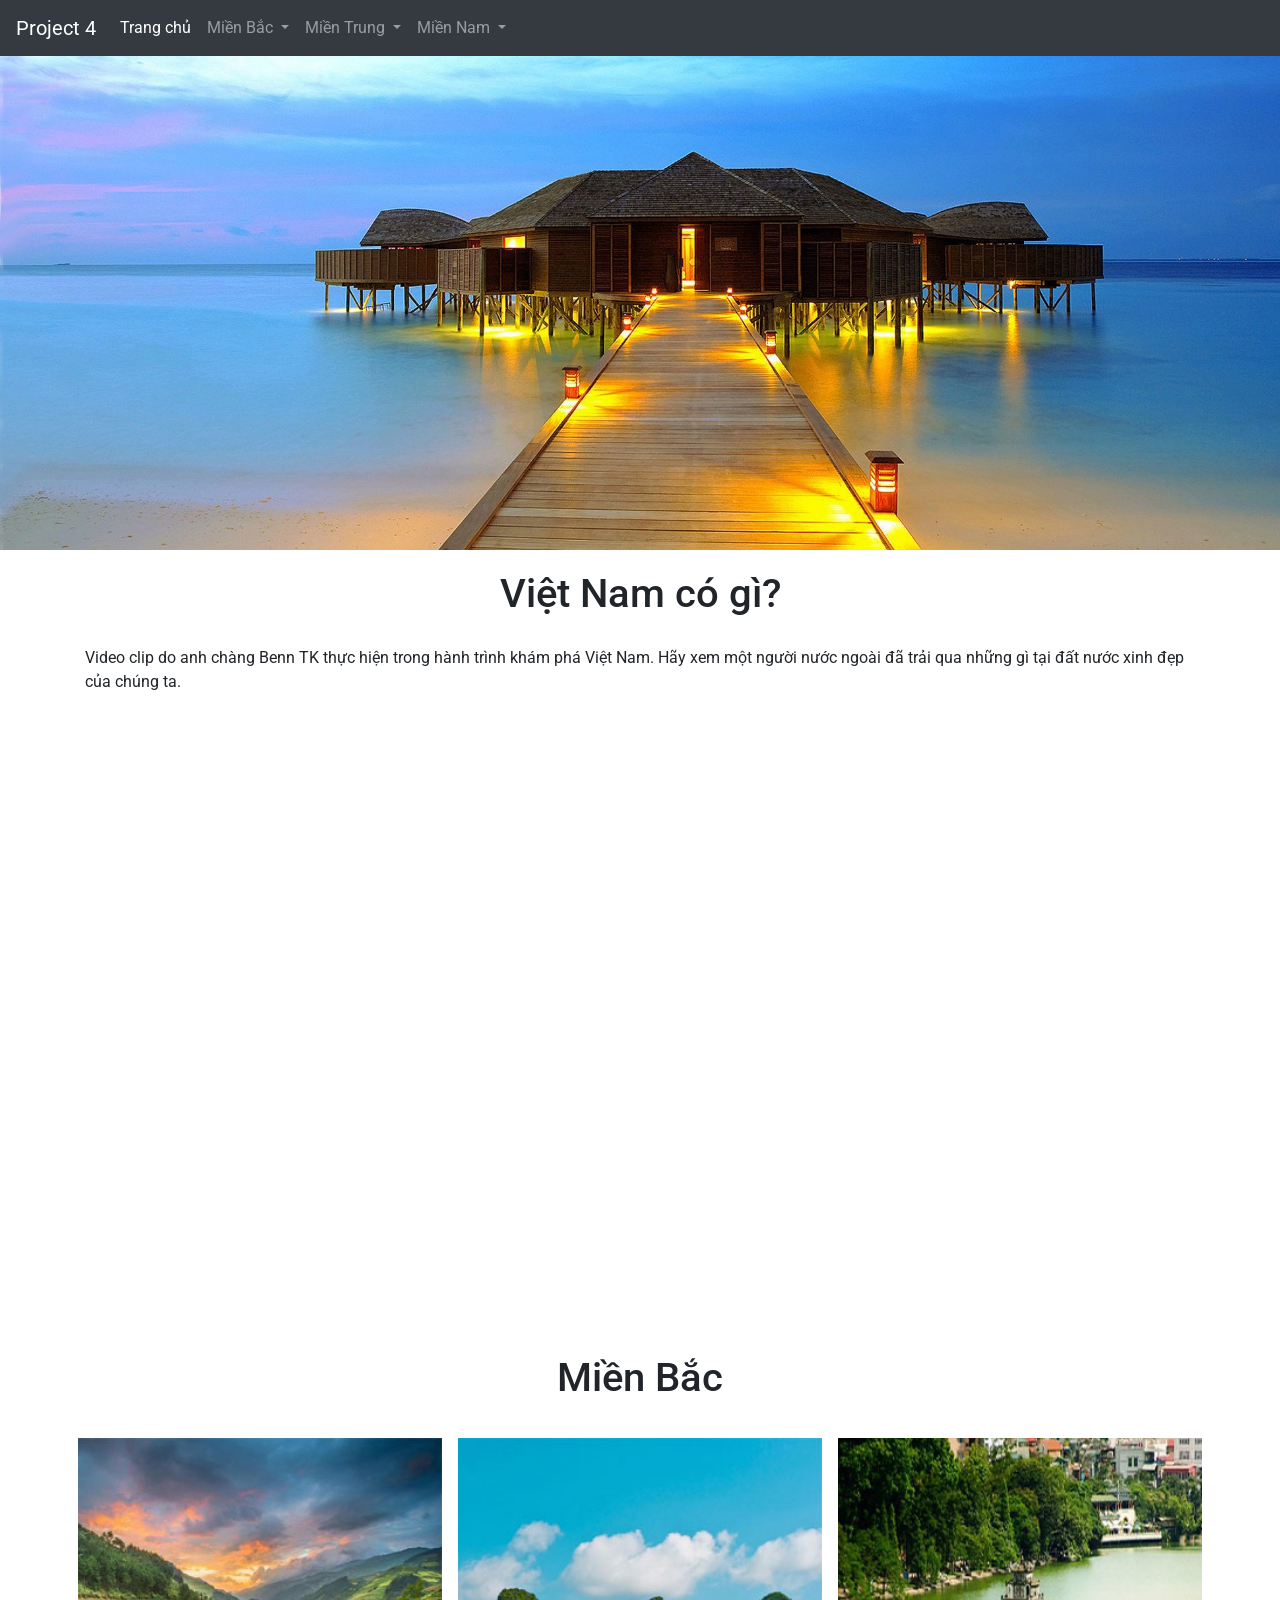
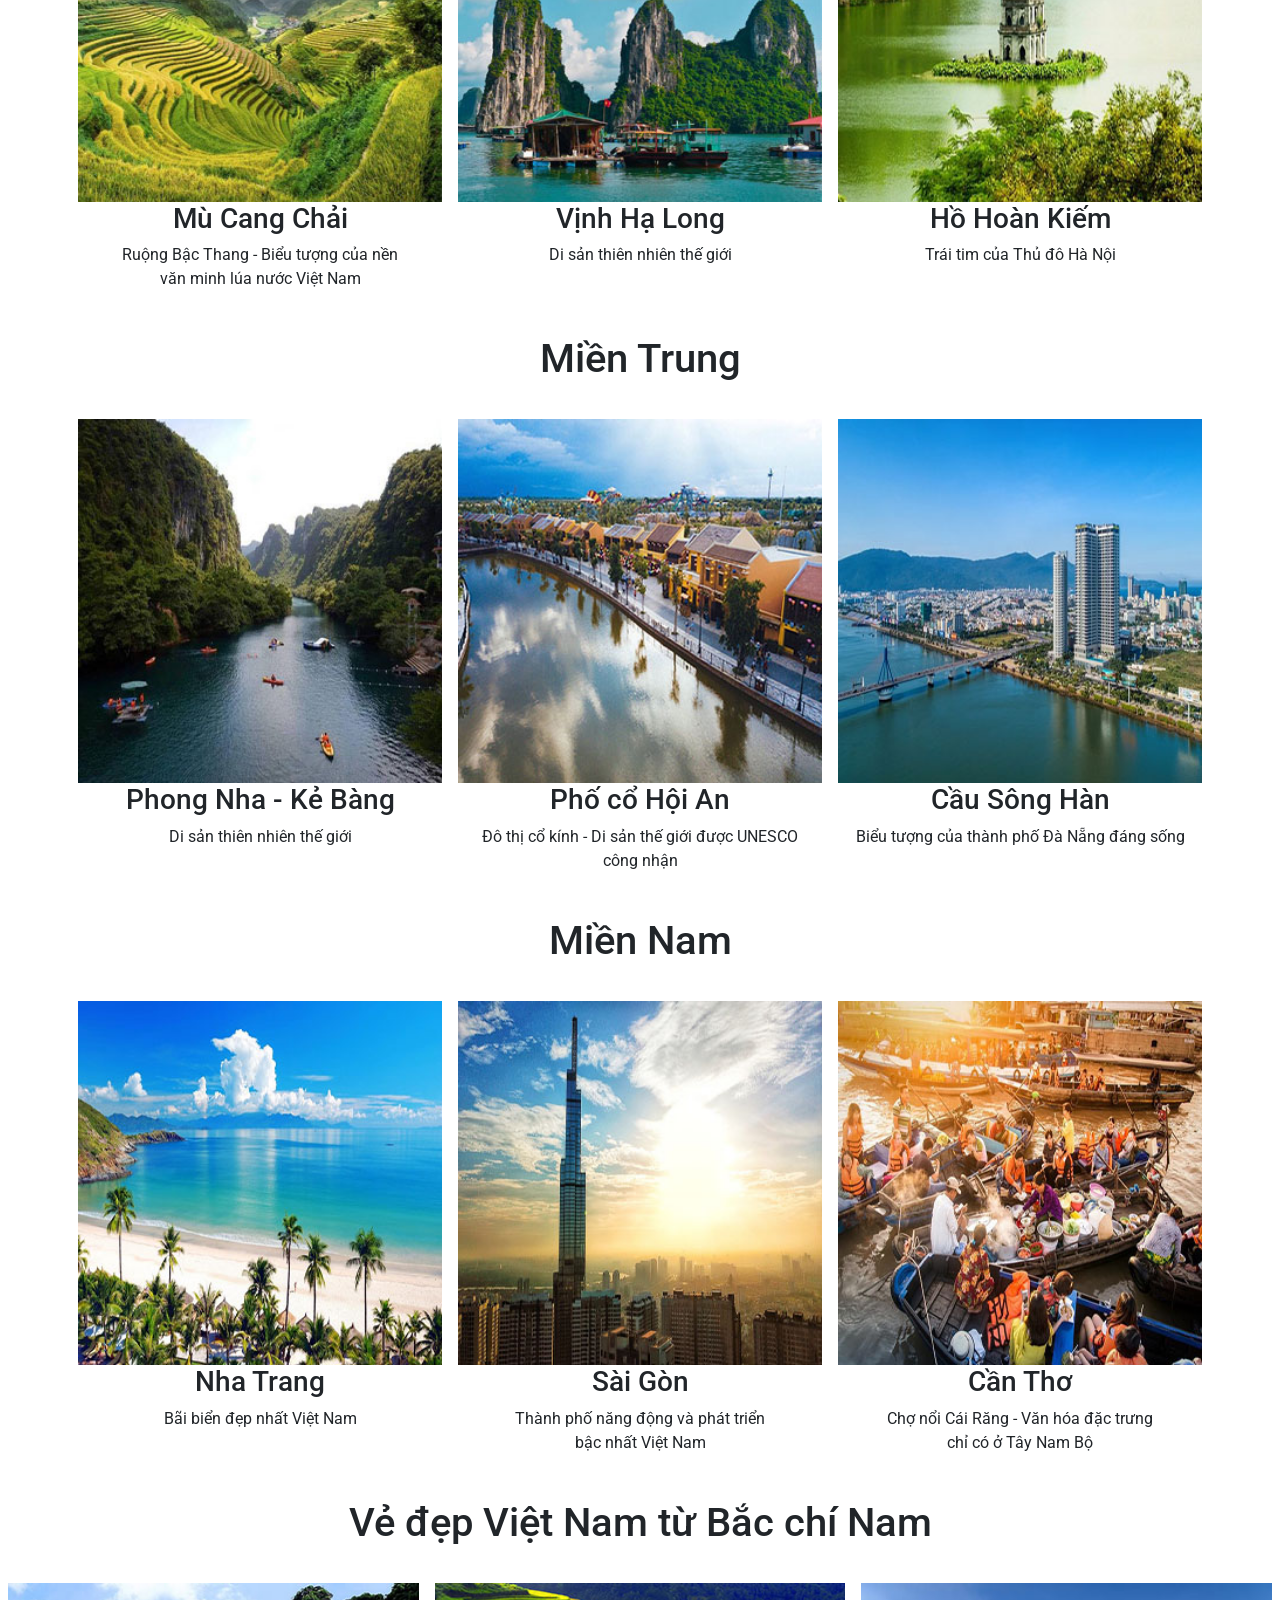
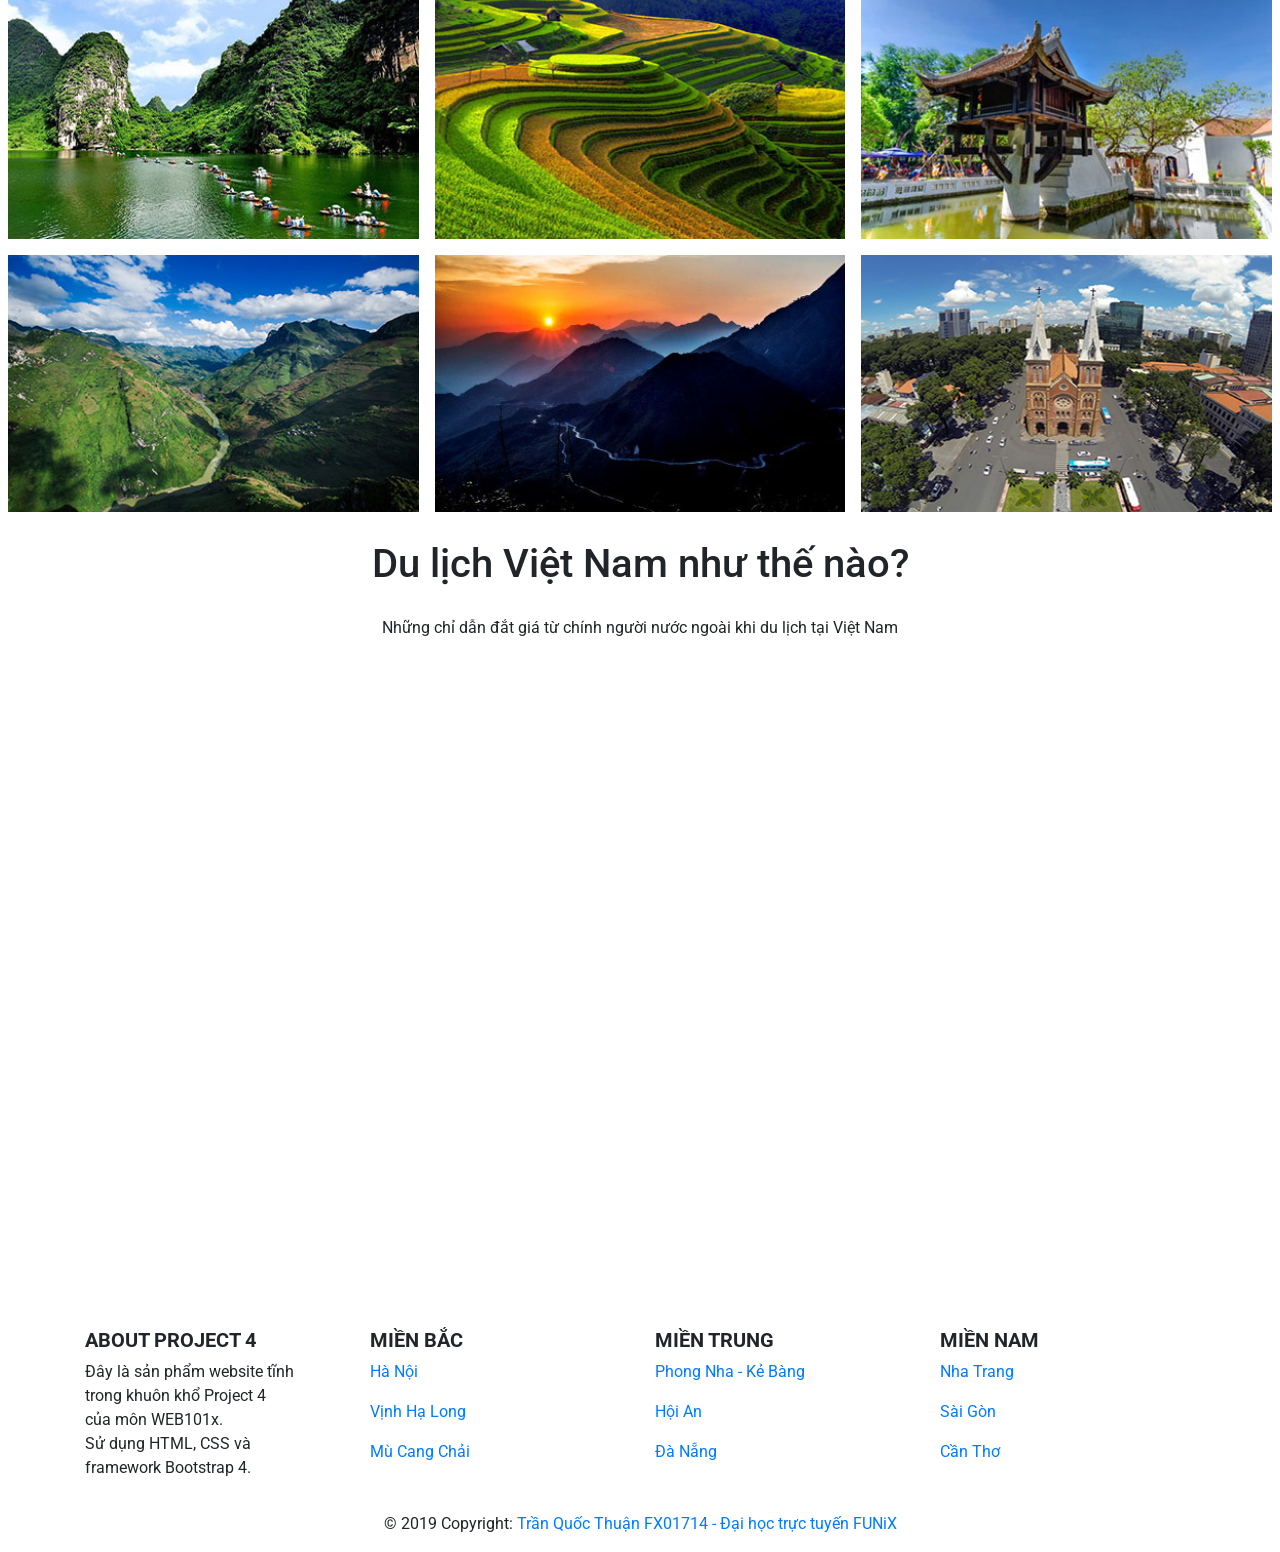
<file: index.html>
<!DOCTYPE html>
<html lang="en">
<head>
    <meta charset="UTF-8">
    <meta name="viewport" content="width=device-width, initial-scale=1.0">
    <link href="css/style.css" rel="stylesheet" type="text/css">
    <link href="https://fonts.googleapis.com/css?family=Roboto:400,500,700&display=swap&subset=vietnamese" rel="stylesheet">
    <link rel="stylesheet" href="https://maxcdn.bootstrapcdn.com/bootstrap/4.3.1/css/bootstrap.min.css">
    <script src="https://ajax.googleapis.com/ajax/libs/jquery/3.4.1/jquery.min.js"></script>
    <script src="https://cdnjs.cloudflare.com/ajax/libs/popper.js/1.14.7/umd/popper.min.js"></script>
    <script src="https://maxcdn.bootstrapcdn.com/bootstrap/4.3.1/js/bootstrap.min.js"></script>
    <title>Trang chủ - Danh lam thắng cảnh Việt Nam</title>
    <meta name="description" content="Giới thiệu danh lam thắng cảnh Việt Nam trải dài khắp 3 miền từ Bắc chí Nam.">
    <meta name="keywords" content="Danh lam thắng cảnh Việt Nam">
    <meta name="google-site-verification" content="m_5BPlEN_RIsf_Xk21ynT4mMsFJIFVtHSL_uBQc6v64" />
    <!-- Global site tag (gtag.js) - Google Analytics -->
<script async src="https://www.googletagmanager.com/gtag/js?id=UA-145349601-1"></script>
<script>
  window.dataLayer = window.dataLayer || [];
  function gtag(){dataLayer.push(arguments);}
  gtag('js', new Date());

  gtag('config', 'UA-145349601-1');
</script>


</head>
<body>
    <nav class="navbar navbar-expand-md bg-dark navbar-dark">
      <a class="navbar-brand" href="#">Project 4</a>
      <button class="navbar-toggler" type="button" data-toggle="collapse" data-target="#collapsibleNavbar">
        <span class="navbar-toggler-icon"></span>
      </button>
      <div class="collapse navbar-collapse" id="collapsibleNavbar">
        <ul class="navbar-nav">
          <li class="nav-item active">
            <a class="nav-link" href="#">Trang chủ</a>
          </li>
          <li class="nav-item dropdown">
            <a class="nav-link dropdown-toggle" href="#" id="navbardrop" data-toggle="dropdown">
              Miền Bắc
            </a>
            <div class="dropdown-menu">
              <a class="dropdown-item" href="vinh-ha-long.html" target="_blank">Vịnh Hạ Long</a>
              <a class="dropdown-item" href="mu-cang-chai.html" target="_blank">Mù Cang Chải</a>
              <a class="dropdown-item" href="ha-noi.html" target="_blank">Hà Nội</a>
            </div>
          </li>
          <li class="nav-item dropdown">
            <a class="nav-link dropdown-toggle" href="#" id="navbardrop" data-toggle="dropdown">
              Miền Trung
            </a>
            <div class="dropdown-menu">
              <a class="dropdown-item" href="phong-nha-ke-bang.html" target="_blank">Phong Nha- Kẻ Bàng</a>
              <a class="dropdown-item" href="hoi-an.html" target="_blank">Hội An</a>
              <a class="dropdown-item" href="da-nang.html" target="_blank">Đà Nẵng</a>
            </div>
          </li>       
          <li class="nav-item dropdown">
            <a class="nav-link dropdown-toggle" href="#" id="navbardrop" data-toggle="dropdown">
              Miền Nam
            </a>
            <div class="dropdown-menu">
              <a class="dropdown-item" href="nha-trang.html" target="_blank">Nha Trang</a>
              <a class="dropdown-item" href="sai-gon.html" target="_blank">Sài Gòn</a>
              <a class="dropdown-item" href="can-tho.html" target="_blank">Cần Thơ</a>
            </div>
          </li>         
        </ul>
      </div>  
    </nav>
    <div id="banner">
      <img class="img-fluid" src="Images/slider_1.jpg" alt="resort-biển" width="100%" height="auto">
    </div>
    <div class="container">
      <h1>Việt Nam có gì?</h1>
      <p>Video clip do anh chàng Benn TK thực hiện trong hành trình khám phá Việt Nam. Hãy xem một người nước ngoài đã trải qua những gì tại đất nước xinh đẹp của chúng ta.</p>
      <div class="embed-responsive embed-responsive-16by9">
        <iframe class="embed-responsive-item" src="https://www.youtube.com/embed/DIgv-e18OzA" allowfullscreen></iframe>
      </div>  
    </div>
    <div class= "container">
      <!--- Miền Bắc-->
      <h1>Miền Bắc</h1>
      <div class= "row">
         <!-- Gallery Item 1 -->
         <div class ="col-12 col-sm-6 col-md-4 p-2">
            <div class="d-flex flex-column text-center height100">
               <div>
                  <img class="img-fluid" src="Images/ruong-bac-thang-1.png" width="100%" height="auto">
               </div>
               <h3>Mù Cang Chải</h3>
               <p>Ruộng Bậc Thang - Biểu tượng của nền<br>văn minh lúa nước Việt Nam</p>
            </div>
         </div>
         <!-- Gallery Item 2 -->
         <div class ="col-12 col-sm-6 col-md-4 p-2">
            <div class="d-flex flex-column text-center height100">
               <div>
                  <img class="img-fluid" src="Images/vinh-ha-long-1.png" width="100%" height="auto">
               </div>
               <h3>Vịnh Hạ Long</h3>
               <p>Di sản thiên nhiên thế giới</p>
            </div>
         </div>
         <!-- Gallery Item 3 -->
         <div class ="col-12 col-sm-6 col-md-4 p-2">
            <div class="d-flex flex-column text-center height100">
               <div>
                  <img class="img-fluid" src="Images/ho-hoan-kiem-1.jpg" width="100%" height="auto">
               </div>
               <h3>Hồ Hoàn Kiếm</h3>
               <p>Trái tim của Thủ đô Hà Nội</p>
            </div>
         </div> 
      </div>
      <!-- Miền Trung-->
      <h1>Miền Trung</h1>
      <div class= "row">
         <!-- Gallery Item 1 -->
         <div class ="col-12 col-sm-6 col-md-4 p-2">
            <div class="d-flex flex-column text-center height100">
               <div>
                  <img class="img-fluid" src="Images/phong-nha-ke-bang-1.jpg" width="100%" height="auto">
               </div>
               <h3>Phong Nha - Kẻ Bàng</h3>
               <p>Di sản thiên nhiên thế giới</p>
            </div>
         </div>
         <!-- Gallery Item 2 -->
         <div class ="col-12 col-sm-6 col-md-4 p-2">
            <div class="d-flex flex-column text-center height100">
               <div>
                  <img class="img-fluid" src="Images/pho-co-hoi-an-1.jpg" width="100%" height="auto">
               </div>
               <h3>Phố cổ Hội An</h3>
               <p>Đô thị cổ kính - Di sản thế giới được UNESCO<br>công nhận </p>
            </div>
         </div>
         <!-- Gallery Item 3 -->
         <div class ="col-12 col-sm-6 col-md-4 p-2">
            <div class="d-flex flex-column text-center height100">
               <div>
                  <img class="img-fuild" src="Images/da-nang-1.jpg" width="100%" height="auto">
               </div>
               <h3>Cầu Sông Hàn</h3>
               <p>Biểu tượng của thành phố Đà Nẵng đáng sống</p>
            </div>
         </div>
         
      </div>
       <!-- Miền Nam-->
      <h1>Miền Nam</h1>
      <div class= "row">
          <!-- Gallery Item 1 -->
          <div class ="col-12 col-sm-6 col-md-4 p-2">
             <div class="d-flex flex-column text-center height100">
                <div>
                   <img class="img-fluid" src="Images/nha-trang-1.jpg" width="100%" height="auto">
                </div>
                <h3>Nha Trang</h3>
                <p>Bãi biển đẹp nhất Việt Nam</p>
             </div>
          </div>
          <!-- Gallery Item 2 -->
          <div class ="col-12 col-sm-6 col-md-4 p-2">
             <div class="d-flex flex-column text-center height100">
                <div>
                   <img class="img-fluid" src="Images/sai-gon-1.jpg" width="100%" height="auto">
                </div>
                <h3>Sài Gòn</h3>
                <p>Thành phố năng động và phát triển<br>bậc nhất Việt Nam</p>
             </div>
          </div>
          <!-- Gallery Item 3 -->
          <div class ="col-12 col-sm-6 col-md-4 p-2">
             <div class="d-flex flex-column text-center height100">
                <div>
                   <img class="img-fluid" src="Images/can-tho-1.jpg" width="100%" height="auto">
                </div>
                <h3>Cần Thơ</h3>
                <p>Chợ nổi Cái Răng - Văn hóa đặc trưng<br>chỉ có ở Tây Nam Bộ</p>
             </div>
          </div> 
      </div>
    </div>
    <div class="container-fluid">
      <h1>Vẻ đẹp Việt Nam từ Bắc chí Nam</h1>
      <div class= "row">
          <!-- Gallery Item 1 -->
          <div class ="col-12 col-sm-6 col-md-4 p-2">
             <div class="d-flex flex-column text-center height100">
                <div>
                   <img class="img-fluid" src="Images/ve-dep-vinh-ha-long.jpg" width="100%" height="auto">
                </div>
             </div>
          </div>
          <!-- Gallery Item 2 -->
          <div class ="col-12 col-sm-6 col-md-4 p-2">
             <div class="d-flex flex-column text-center height100">
                <div>
                   <img class="img-fluid" src="Images/ve-dep-ruong-bac-thang.jpg" width="100%" height="auto">
                </div>
             </div>
          </div>
          <!-- Gallery Item 3 -->
          <div class ="col-12 col-sm-6 col-md-4 p-2">
             <div class="d-flex flex-column text-center height100">
                <div>
                   <img class="img-fluid" src="Images/ve-dep-chua-mot-cot.jpg" width="100%" height="auto">
                </div>
             </div>
          </div> 
      </div>
      <div class= "row">
          <!-- Gallery Item 4 -->
          <div class ="col-12 col-sm-6 col-md-4 p-2">
             <div class="d-flex flex-column text-center height100">
                <div>
                   <img class="img-fluid" src="Images/ve-dep-nui-rung.jpg" width="100%" height="auto">
                </div>
             </div>
          </div>
          <!-- Gallery Item 5 -->
          <div class ="col-12 col-sm-6 col-md-4 p-2">
             <div class="d-flex flex-column text-center height100">
                <div>
                   <img class="img-fluid" src="Images/ve-dep-vung-nui-tay-bac.jpg" width="100%" height="auto">
                </div>
             </div>
          </div>
          <!-- Gallery Item 6 -->
          <div class ="col-12 col-sm-6 col-md-4 p-2">
             <div class="d-flex flex-column text-center height100">
                <div>
                   <img class="img-fluid" src="Images/ve-dep-sai-gon.jpg" width="100%" height="auto">
                </div>
             </div>
          </div> 
      </div>  
      <div class="container">
         <h1>Du lịch Việt Nam như thế nào?</h1>
         <p style="text-align: center">Những chỉ dẫn đắt giá từ chính người nước ngoài khi du lịch tại Việt Nam</p>
         <div class="embed-responsive embed-responsive-16by9">
           <iframe class="embed-responsive-item" src="https://www.youtube.com/embed/zGF4U1qIYSc" allowfullscreen></iframe>
         </div>  
      </div>
    </div>
    <br>
    <!-- Footer -->
    <footer class="page-footer font-small teal pt-4">
      <!-- Footer Text -->
      <div class="container text-center text-md-left">
         <!-- Grid row -->
         <div class="row">
            <div class="col-md-3">
              <!-- Content -->
              <h5 class="text-uppercase font-weight-bold">About Project 4</h5>
                 <p>Đây là sản phẩm website tĩnh<br> trong khuôn khổ Project 4<br> của môn WEB101x.<br> Sử dụng HTML, CSS và<br> framework Bootstrap 4.</p>
            </div>
            <!-- Grid column -->
            <hr class="clearfix w-100 d-md-none pb-3">
            <!-- Grid column -->
            <div class="col-md-3">
              <!-- Content -->
              <h5 class="text-uppercase font-weight-bold">Miền Bắc</h5>
                 <p><a href="ha-noi.html" target="_blank">Hà Nội</a></p>
                 <p><a href="vinh-ha-long.html" target="_blank">Vịnh Hạ Long</a></p>
                 <p><a href="mu-cang-chai.html" target="_blank">Mù Cang Chải</a></p>
            </div>
            <!-- Grid column -->
            <hr class="clearfix w-100 d-md-none pb-3">
            <!-- Grid column -->
            <div class="col-md-3">
              <!-- Content -->
              <h5 class="text-uppercase font-weight-bold">Miền Trung</h5>
                 <p><a href="phong-nha-ke-bang.html" target="_blank">Phong Nha - Kẻ Bàng</a></p>
                 <p><a href="hoi-an.html" target="_blank">Hội An</a></p>
                 <p><a href="da-nang.html" target="_blank">Đà Nẵng</a></p>
            </div>
            <!-- Grid column -->
            <hr class="clearfix w-100 d-md-none pb-3">
            <!-- Grid column -->
            <div class="col-md-3">
              <!-- Content -->
              <h5 class="text-uppercase font-weight-bold">Miền Nam</h5>
                 <p><a href="nha-trang.html" target="_blank">Nha Trang</a></p>
                 <p><a href="sai-gon.html" target="_blank">Sài Gòn</a></p>
                 <p><a href="can-tho.html" target="_blank">Cần Thơ</a></p>
            </div>
            <!-- Grid column -->
         </div>
         <!-- Grid row -->
      </div>
      <!-- Footer Text -->
      <!-- Copyright -->
      <div class="footer-copyright text-center py-3">© 2019 Copyright:
        <a href="#">Trần Quốc Thuận FX01714 - Đại học trực tuyến FUNiX</a>
      </div>
      <!-- Copyright -->
    </footer>
    <!-- Footer -->
</body>
</html>
</file>
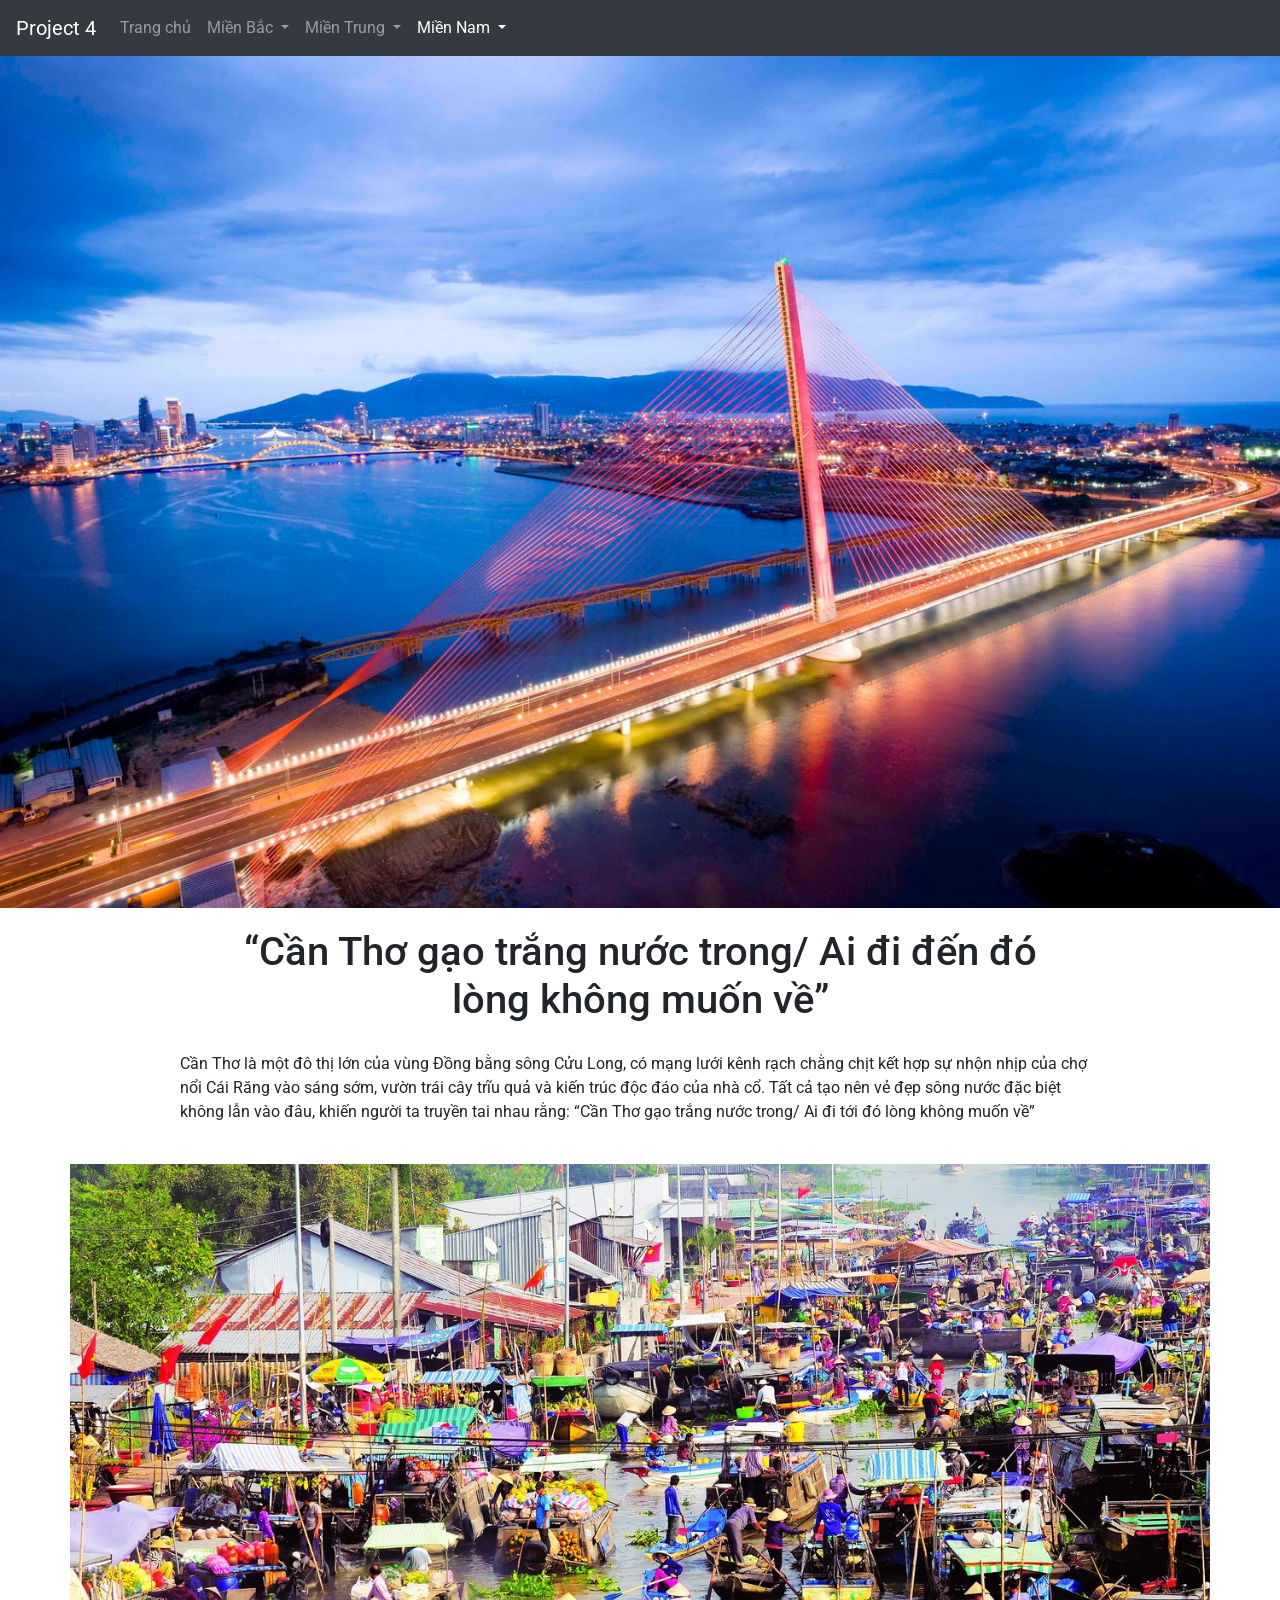
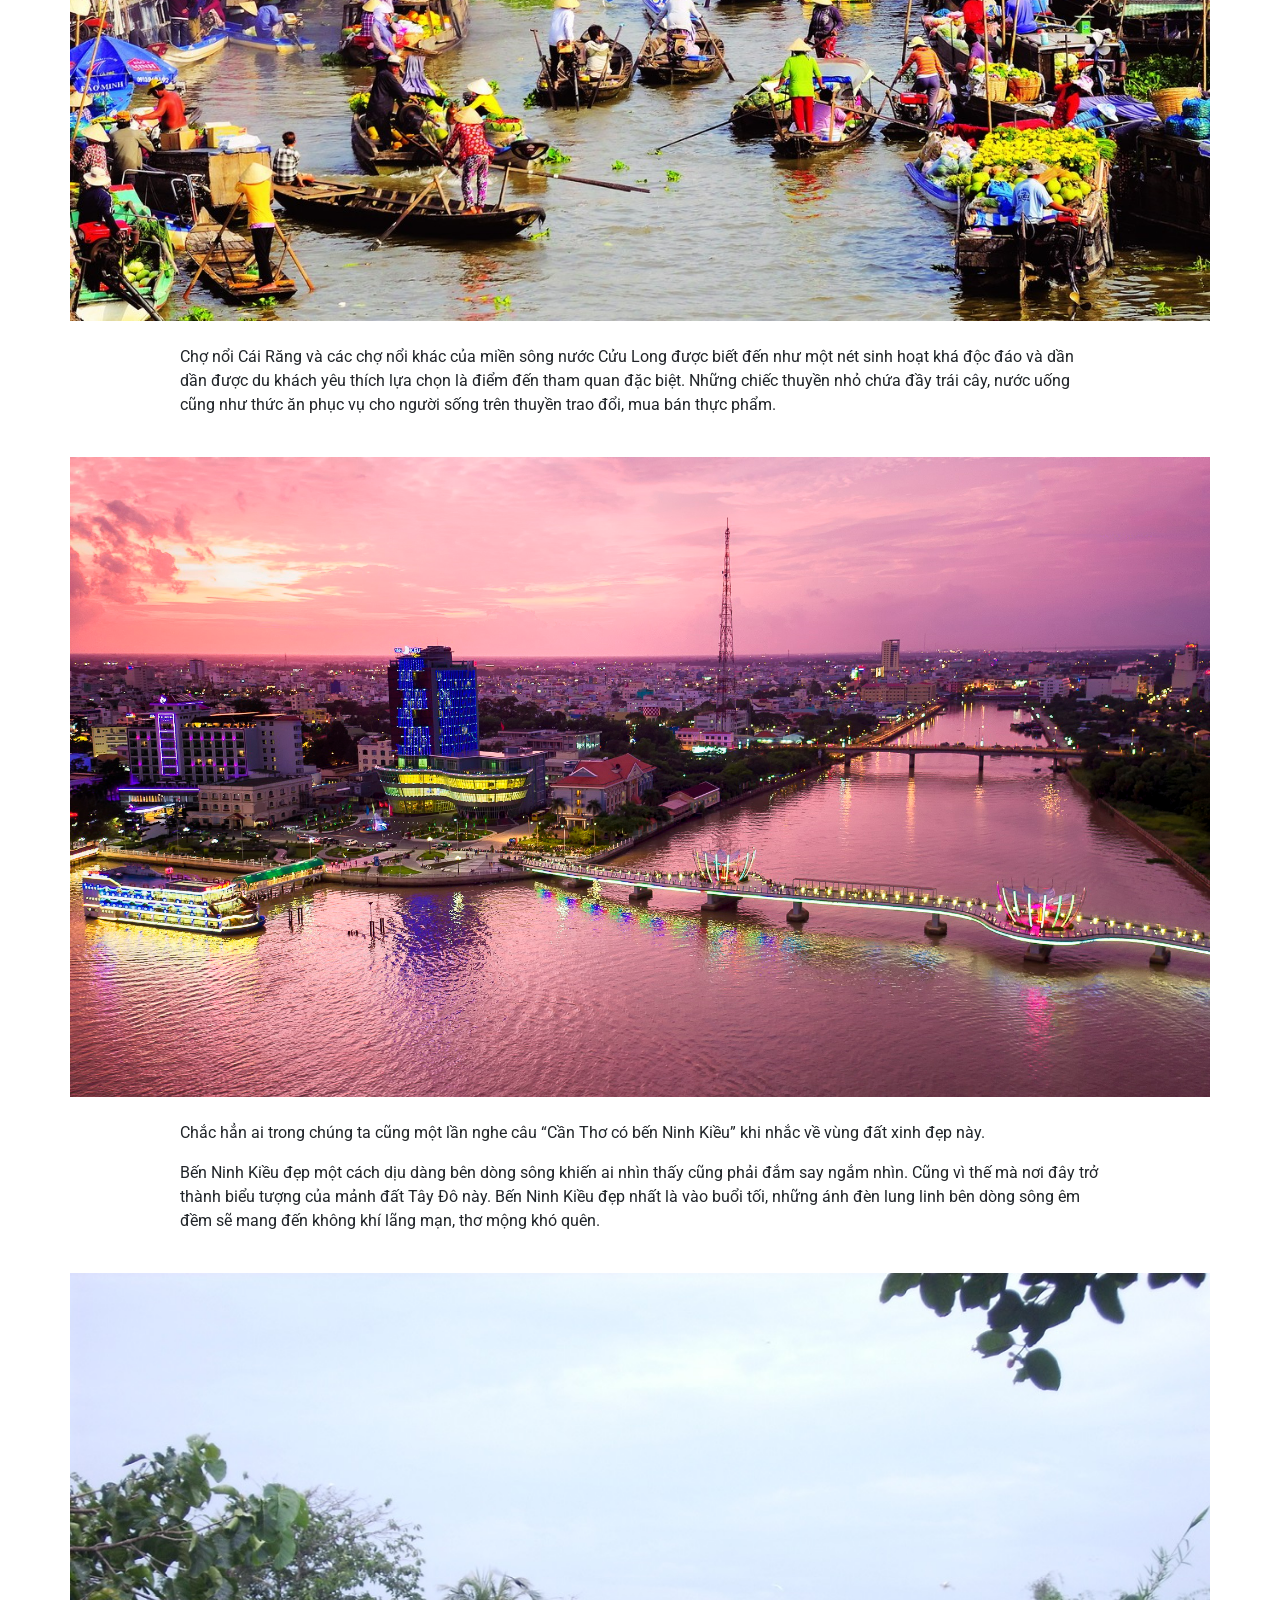
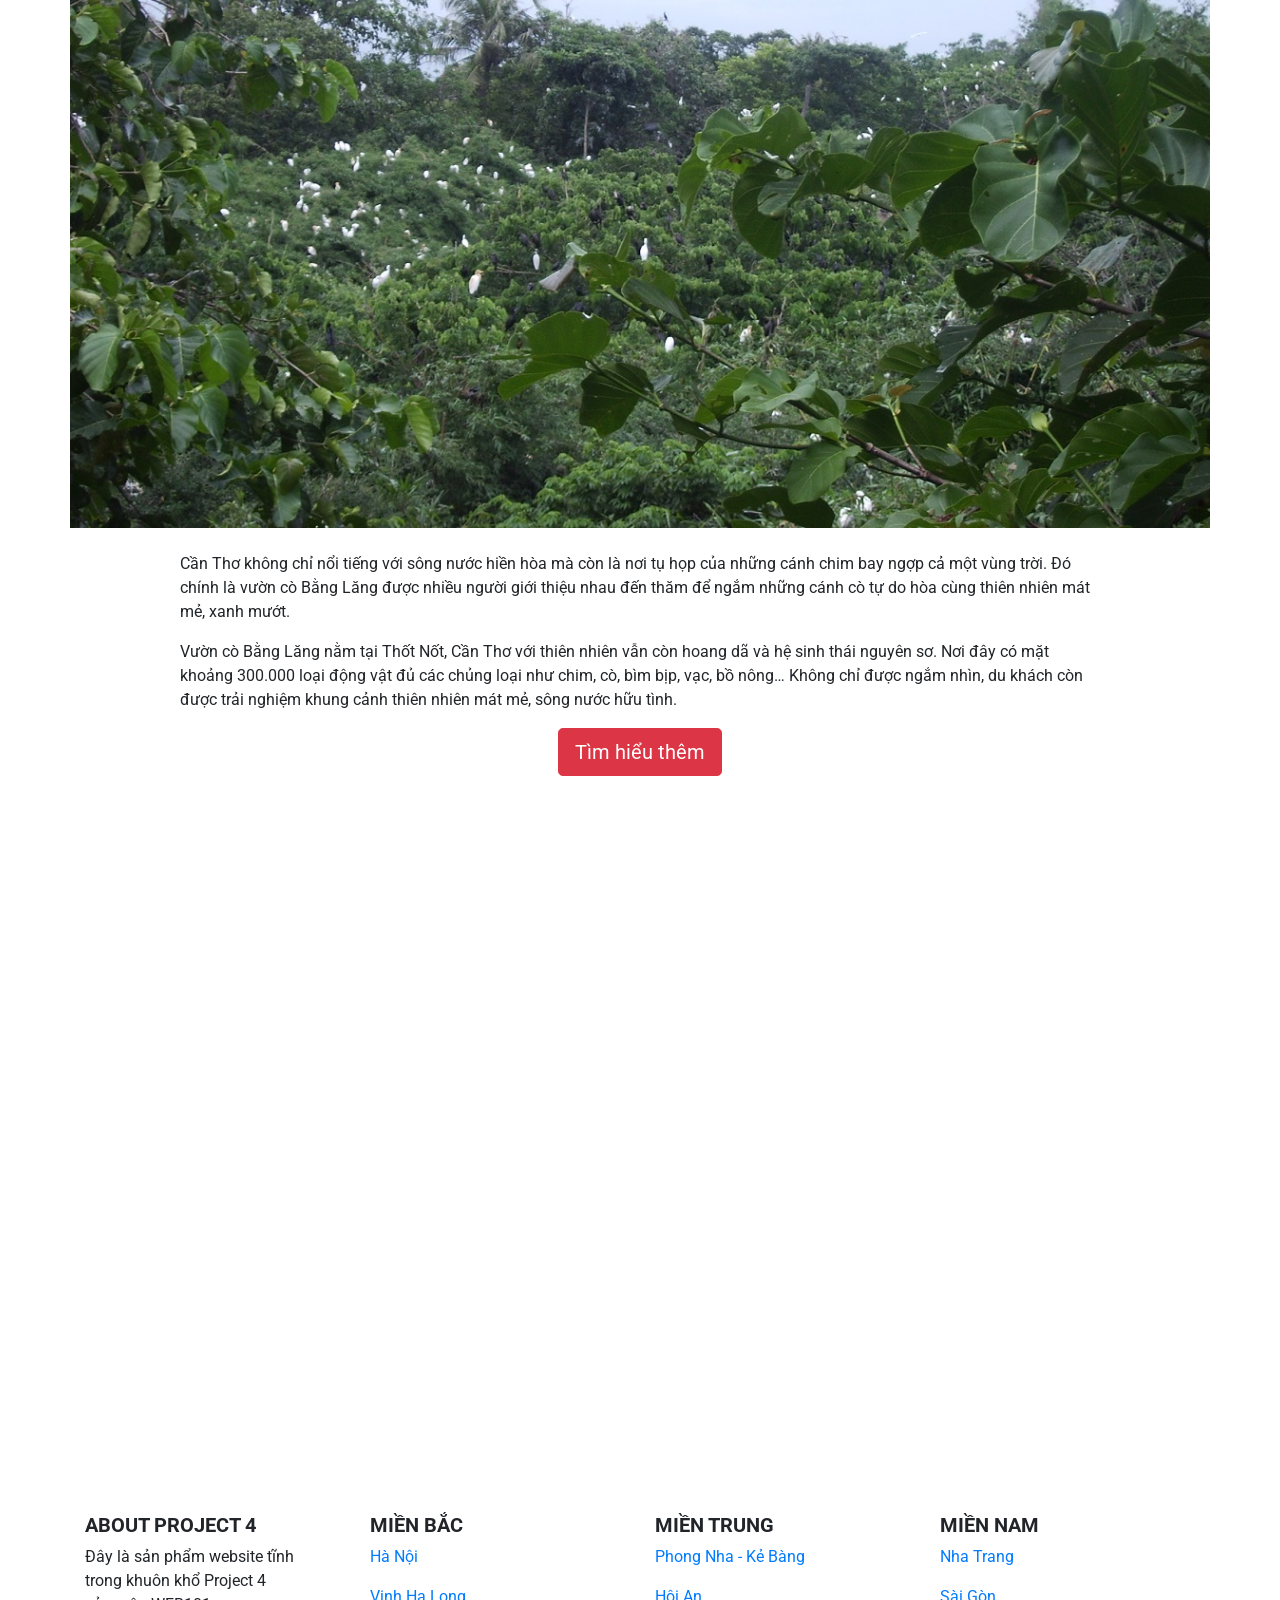
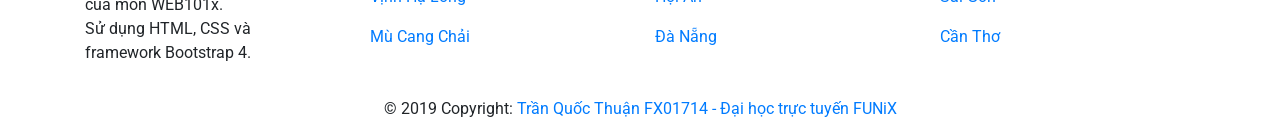
<file: can-tho.html>
<!DOCTYPE html>
<html lang="en">
<head>
    <meta charset="UTF-8">
    <meta name="viewport" content="width=device-width, initial-scale=1.0">
    <link href="css/style.css" rel="stylesheet" type="text/css">
    <link href="https://fonts.googleapis.com/css?family=Roboto:400,500,700&display=swap&subset=vietnamese" rel="stylesheet">
    <link rel="stylesheet" href="https://maxcdn.bootstrapcdn.com/bootstrap/4.3.1/css/bootstrap.min.css">
    <script src="https://ajax.googleapis.com/ajax/libs/jquery/3.4.1/jquery.min.js"></script>
    <script src="https://cdnjs.cloudflare.com/ajax/libs/popper.js/1.14.7/umd/popper.min.js"></script>
    <script src="https://maxcdn.bootstrapcdn.com/bootstrap/4.3.1/js/bootstrap.min.js"></script>
    <title>Cần Thơ - Danh lam thắng cảnh Việt Nam</title>
    <meta name="description" content="Giới thiệu danh lam thắng cảnh Việt Nam trải dài khắp 3 miền từ Bắc chí Nam.">
    <meta name="keywords" content="Danh lam thắng cảnh Việt Nam">
    <!-- Global site tag (gtag.js) - Google Analytics -->
<script async src="https://www.googletagmanager.com/gtag/js?id=UA-145349601-1"></script>
<script>
  window.dataLayer = window.dataLayer || [];
  function gtag(){dataLayer.push(arguments);}
  gtag('js', new Date());

  gtag('config', 'UA-145349601-1');
</script>

</head>
<body>
    <nav class="navbar navbar-expand-md bg-dark navbar-dark">
      <a class="navbar-brand" href="index.html">Project 4</a>
      <button class="navbar-toggler" type="button" data-toggle="collapse" data-target="#collapsibleNavbar">
        <span class="navbar-toggler-icon"></span>
      </button>
      <div class="collapse navbar-collapse" id="collapsibleNavbar">
        <ul class="navbar-nav">
          <li class="nav-item">
            <a class="nav-link" href="index.html">Trang chủ</a>
          </li>
          <li class="nav-item dropdown">
            <a class="nav-link dropdown-toggle" href="#" id="navbardrop" data-toggle="dropdown">
              Miền Bắc
            </a>
            <div class="dropdown-menu">
              <a class="dropdown-item" href="vinh-ha-long.html" target="_blank">Vịnh Hạ Long</a>
              <a class="dropdown-item" href="mu-cang-chai.html" target="_blank">Mù Cang Chải</a>
              <a class="dropdown-item" href="ha-noi.html" target="_blank">Hà Nội</a>
            </div>
          </li>
          <li class="nav-item dropdown">
            <a class="nav-link dropdown-toggle" href="#" id="navbardrop" data-toggle="dropdown">
              Miền Trung
            </a>
            <div class="dropdown-menu">
              <a class="dropdown-item" href="phong-nha-ke-bang.html" target="_blank">Phong Nha - Kẻ Bàng</a>
              <a class="dropdown-item" href="hoi-an.html" target="_blank">Hội An</a>
              <a class="dropdown-item" href="da-nang.html" target="_blank">Đà Nẵng</a>
            </div>
          </li>       
          <li class="nav-item dropdown active">
            <a class="nav-link dropdown-toggle" href="#" id="navbardrop" data-toggle="dropdown">
              Miền Nam
            </a>
            <div class="dropdown-menu">
              <a class="dropdown-item" href="nha-trang.html" target="_blank">Nha Trang</a>
              <a class="dropdown-item" href="sai-gon.html" target="_blank">Sài Gòn</a>
              <a class="dropdown-item" href="can-tho.html" target="_blank">Cần Thơ</a>
            </div>
          </li>         
        </ul>
      </div>  
    </nav>
    <div id="banner">
      <img class="img-fuild" src="Images/can-tho-banner.jpg" alt="cần-thơ" width="100%" height="auto">
    </div>
    <div class="container">
      <div class="row">
        <div class="col-sm-10 col-md-10 col-lg-10 offset-sm-1 offset-md-1 offset-lg-1">
          <h1>“Cần Thơ gạo trắng nước trong/ Ai đi đến đó lòng không muốn về”</h1>
          <p>Cần Thơ là một đô thị lớn của vùng Đồng bằng sông Cửu Long, có mạng lưới kênh rạch chằng chịt kết hợp sự nhộn nhịp của chợ nổi Cái Răng vào sáng sớm, vườn trái cây trĩu quả và kiến trúc độc đáo của nhà cổ. Tất cả tạo nên vẻ đẹp sông nước đặc biệt không lẫn vào đâu, khiến người ta truyền tai nhau rằng: “Cần Thơ gạo trắng nước trong/ Ai đi tới đó lòng không muốn về”</p>
        </div>
      </div>
      <br>
      <div class="row">
          <img class="img-fluid" src="Images/can-tho-2.jpg" width="100%" height="auto">
      </div>
      <br>
      <div class="row">
        <div class="col-sm-10 col-md-10 col-lg-10 offset-sm-1 offset-md-1 offset-lg-1">
          <p>Chợ nổi Cái Răng và các chợ nổi khác của miền sông nước Cửu Long được biết đến như một nét sinh hoạt khá độc đáo và dần dần được du khách yêu thích lựa chọn là điểm đến tham quan đặc biệt. Những chiếc thuyền nhỏ chứa đầy trái cây, nước uống cũng như thức ăn phục vụ cho người sống trên thuyền trao đổi, mua bán thực phẩm. </p>
        </div>
      </div>
      <br>
      <div class="row">
          <img class="img-fluid" src="Images/can-tho-3.jpg" width="100%" height="auto">
      </div>
      <br>
      <div class="row">
        <div class="col-sm-10 col-md-10 col-lg-10 offset-sm-1 offset-md-1 offset-lg-1">
          <p>Chắc hẳn ai trong chúng ta cũng một lần nghe câu “Cần Thơ có bến Ninh Kiều” khi nhắc về vùng đất xinh đẹp này.</p>
          <p>Bến Ninh Kiều đẹp một cách dịu dàng bên dòng sông khiến ai nhìn thấy cũng phải đắm say ngắm nhìn. Cũng vì thế mà nơi đây trở thành biểu tượng của mảnh đất Tây Đô này. Bến Ninh Kiều đẹp nhất là vào buổi tối, những ánh đèn lung linh bên dòng sông êm đềm sẽ mang đến không khí lãng mạn, thơ mộng khó quên.</p>
        </div>
      </div>
      <br>
      <div class="row">
          <img class="img-fluid" src="Images/can-tho-4.jpg" width="100%" height="auto">
      </div>
      <br>
      <div class="row">
        <div class="col-sm-10 col-md-10 col-lg-10 offset-sm-1 offset-md-1 offset-lg-1">
          <p>Cần Thơ không chỉ nổi tiếng với sông nước hiền hòa mà còn là nơi tụ họp của những cánh chim bay ngợp cả một vùng trời. Đó chính là vườn cò Bằng Lăng được nhiều người giới thiệu nhau đến thăm để ngắm những cánh cò tự do hòa cùng thiên nhiên mát mẻ, xanh mướt.</p>
          <p>Vườn cò Bằng Lăng nằm tại Thốt Nốt, Cần Thơ với thiên nhiên vẫn còn hoang dã và hệ sinh thái nguyên sơ. Nơi đây có mặt khoảng 300.000 loại động vật đủ các chủng loại như chim, cò, bìm bịp, vạc, bồ nông… Không chỉ được ngắm nhìn, du khách còn được trải nghiệm khung cảnh thiên nhiên mát mẻ, sông nước hữu tình.</p>
        </div>
      </div>
      <div class="row">
        <div class="col text-center">
          <a class="btn btn-danger btn-lg" href="https://vi.wikipedia.org/wiki/C%E1%BA%A7n_Th%C6%A1" target="_blank" role="button">Tìm hiểu thêm</a>
        </div>
      </div>
      <br>
      <br>
      <div class="row">
        <div class="embed-responsive embed-responsive-16by9">
            <iframe class="embed-responsive-item" src="https://www.youtube.com/embed/rTg9NOZQne4" allowfullscreen></iframe>
        </div>  
      </div>  
    </div>
    <br>
    <footer class="page-footer font-small teal pt-4">
      <!-- Footer Text -->
      <div class="container text-center text-md-left">
         <!-- Grid row -->
         <div class="row">
            <div class="col-md-3">
              <!-- Content -->
              <h5 class="text-uppercase font-weight-bold">About Project 4</h5>
                 <p>Đây là sản phẩm website tĩnh<br> trong khuôn khổ Project 4<br> của môn WEB101x.<br> Sử dụng HTML, CSS và<br> framework Bootstrap 4.</p>
            </div>
            <!-- Grid column -->
            <hr class="clearfix w-100 d-md-none pb-3">
            <!-- Grid column -->
            <div class="col-md-3">
              <!-- Content -->
              <h5 class="text-uppercase font-weight-bold">Miền Bắc</h5>
                 <p><a href="ha-noi.html" target="_blank">Hà Nội</a></p>
                 <p><a href="vinh-ha-long.html" target="_blank">Vịnh Hạ Long</a></p>
                 <p><a href="mu-cang-chai.html" target="_blank">Mù Cang Chải</a></p>
            </div>
            <!-- Grid column -->
            <hr class="clearfix w-100 d-md-none pb-3">
            <!-- Grid column -->
            <div class="col-md-3">
              <!-- Content -->
              <h5 class="text-uppercase font-weight-bold">Miền Trung</h5>
                 <p><a href="phong-nha-ke-bang.html" target="_blank">Phong Nha - Kẻ Bàng</a></p>
                 <p><a href="hoi-an.html" target="_blank">Hội An</a></p>
                 <p><a href="da-nang.html" target="_blank">Đà Nẵng</a></p>
            </div>
            <!-- Grid column -->
            <hr class="clearfix w-100 d-md-none pb-3">
            <!-- Grid column -->
            <div class="col-md-3">
              <!-- Content -->
              <h5 class="text-uppercase font-weight-bold">Miền Nam</h5>
                 <p><a href="nha-trang.html" target="_blank">Nha Trang</a></p>
                 <p><a href="sai-gon.html" target="_blank">Sài Gòn</a></p>
                 <p><a href="can-tho.html" target="_blank">Cần Thơ</a></p>
            </div>
            <!-- Grid column -->
         </div>
         <!-- Grid row -->
      </div>
      <!-- Footer Text -->
      <!-- Copyright -->
      <div class="footer-copyright text-center py-3">© 2019 Copyright:
        <a href="#">Trần Quốc Thuận FX01714 - Đại học trực tuyến FUNiX</a>
      </div>
      <!-- Copyright -->
    </footer>
</body>
</html>
</file>
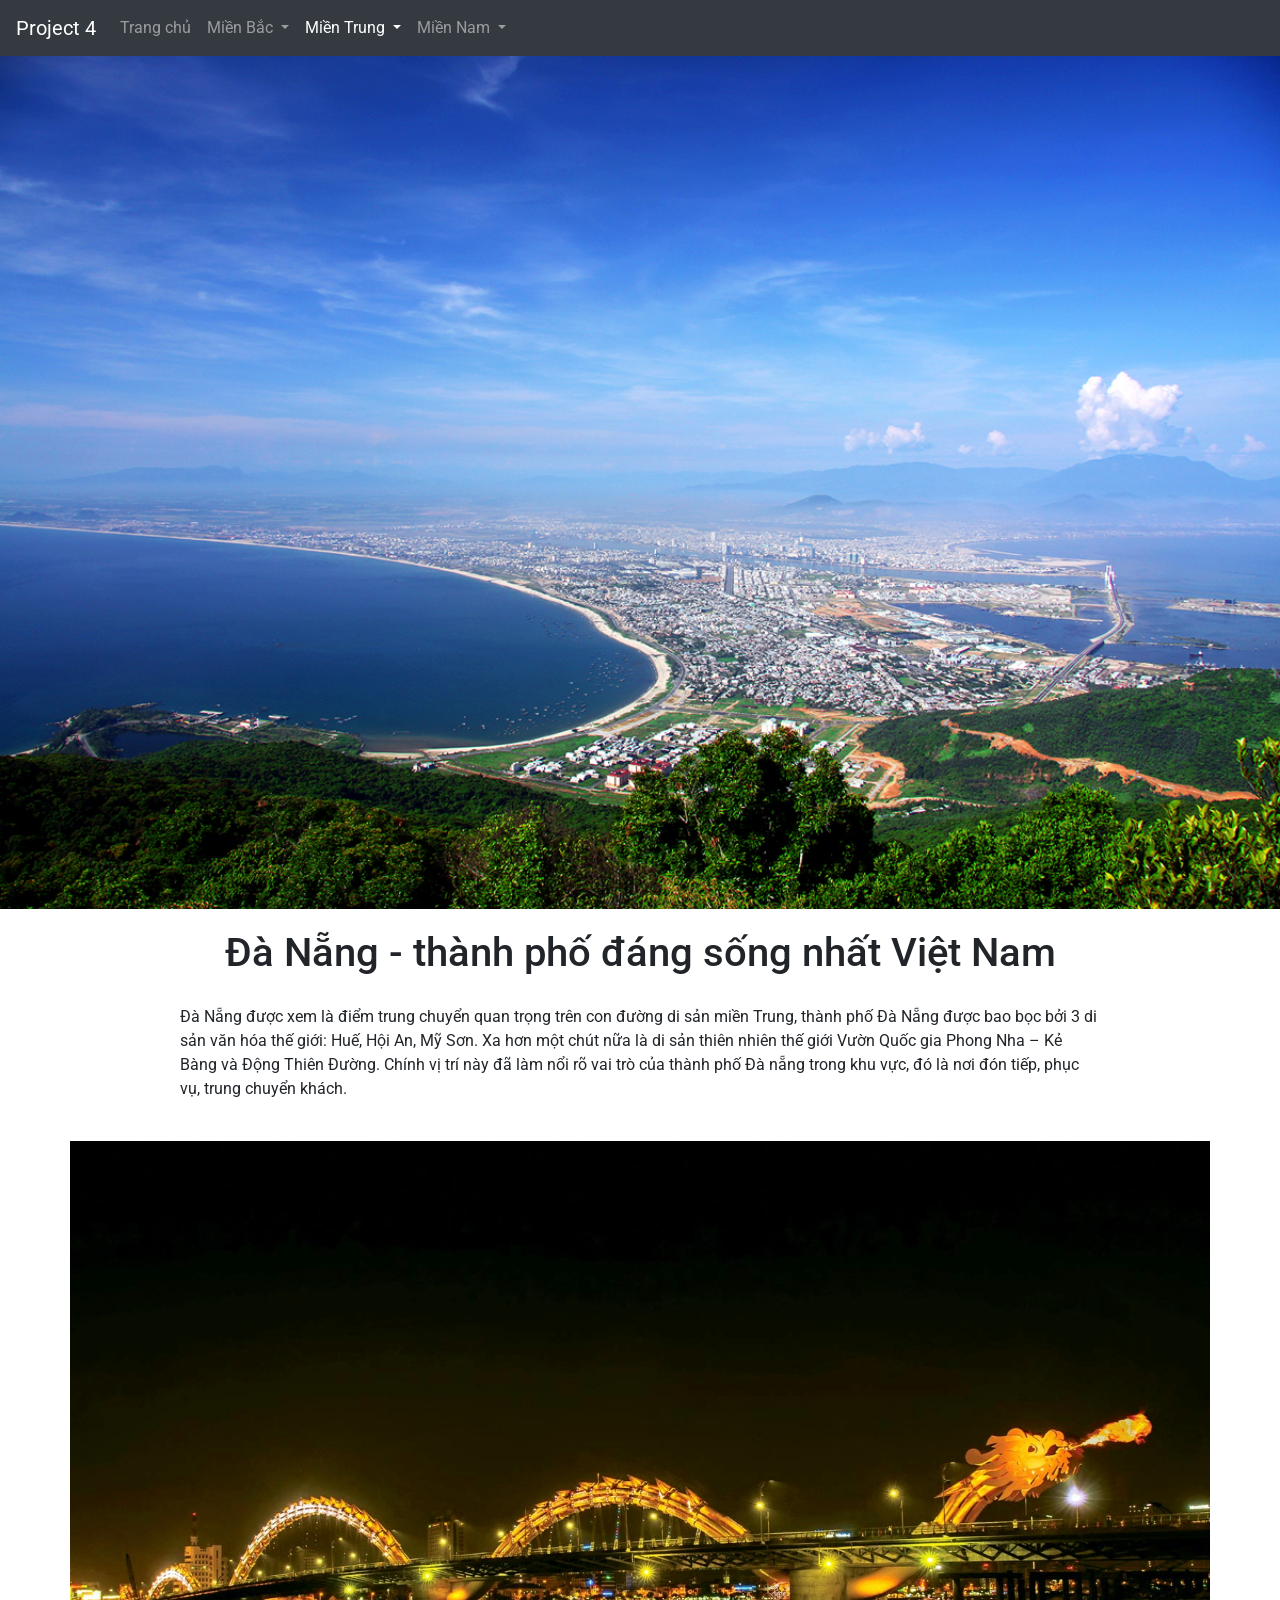
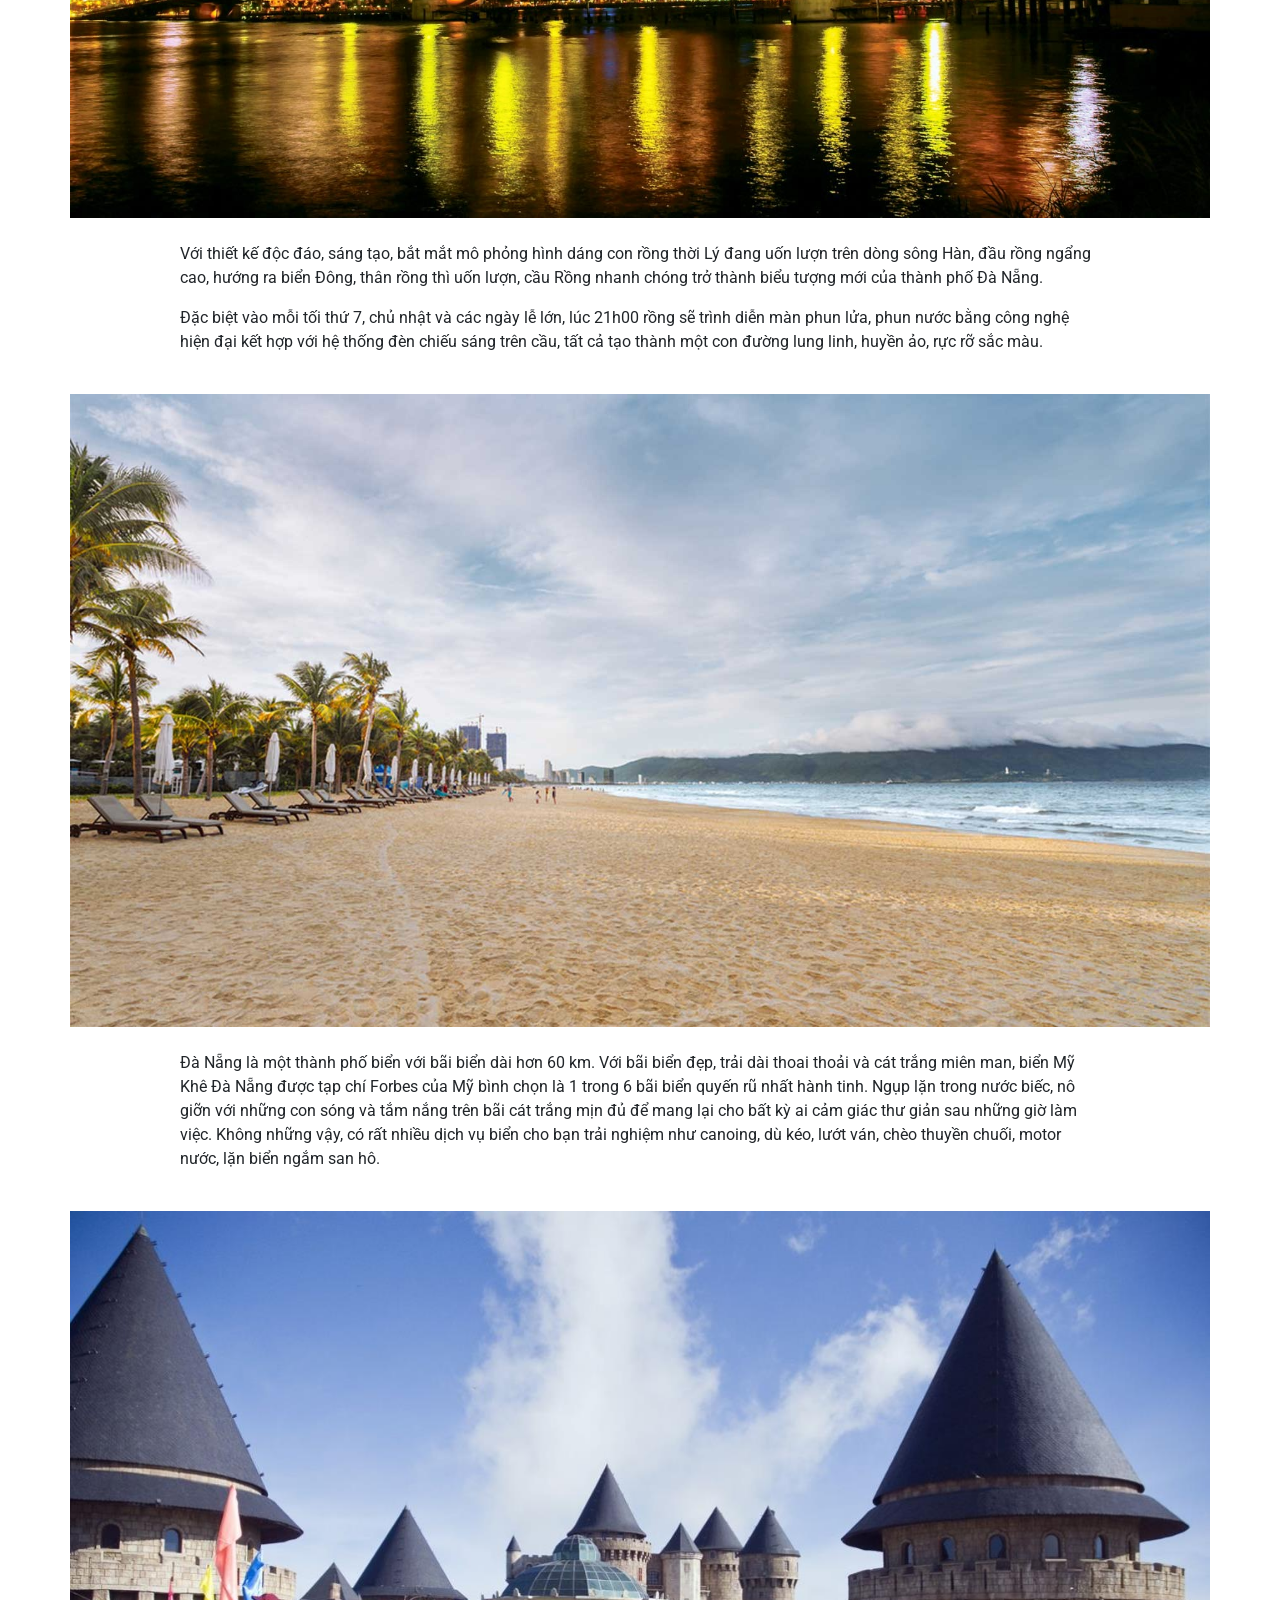
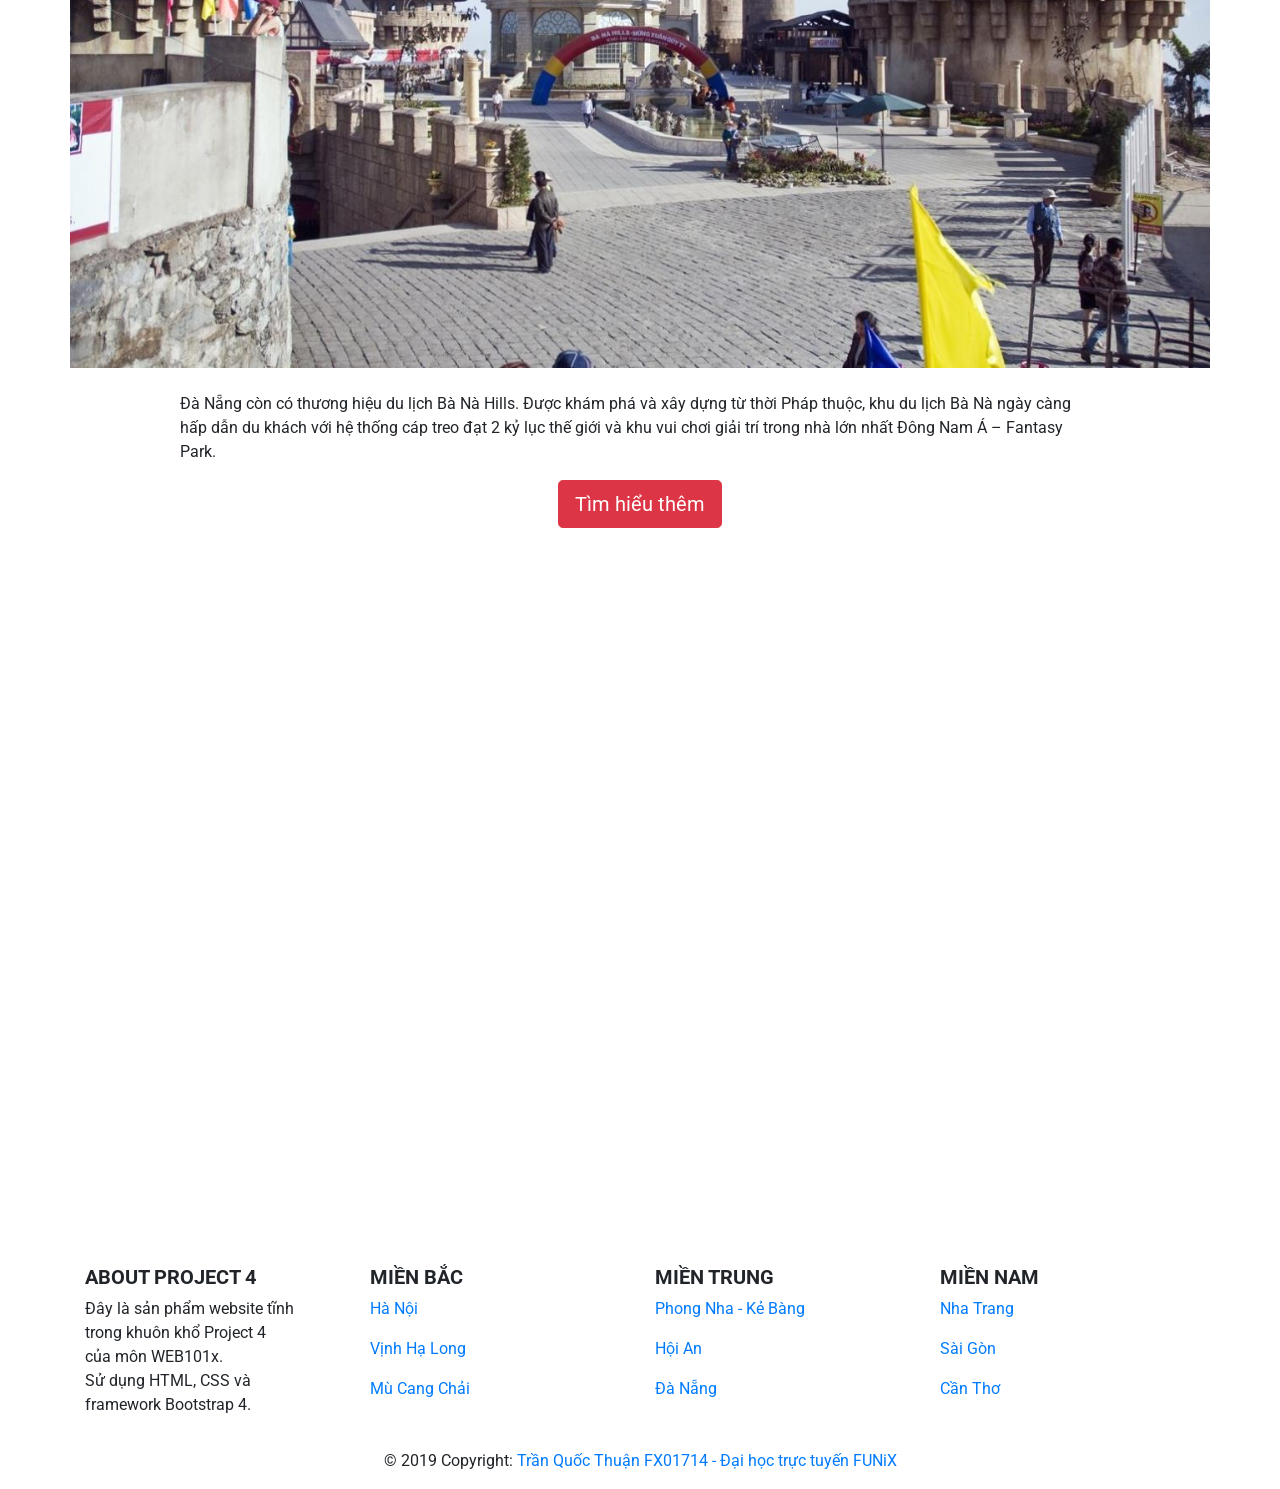
<file: da-nang.html>
<!DOCTYPE html>
<html lang="en">
<head>
    <meta charset="UTF-8">
    <meta name="viewport" content="width=device-width, initial-scale=1.0">
    <link href="css/style.css" rel="stylesheet" type="text/css">
    <link href="https://fonts.googleapis.com/css?family=Roboto:400,500,700&display=swap&subset=vietnamese" rel="stylesheet">
    <link rel="stylesheet" href="https://maxcdn.bootstrapcdn.com/bootstrap/4.3.1/css/bootstrap.min.css">
    <script src="https://ajax.googleapis.com/ajax/libs/jquery/3.4.1/jquery.min.js"></script>
    <script src="https://cdnjs.cloudflare.com/ajax/libs/popper.js/1.14.7/umd/popper.min.js"></script>
    <script src="https://maxcdn.bootstrapcdn.com/bootstrap/4.3.1/js/bootstrap.min.js"></script>
    <title>Đà Nẵng - Danh lam thắng cảnh Việt Nam</title>
    <meta name="description" content="Giới thiệu danh lam thắng cảnh Việt Nam trải dài khắp 3 miền từ Bắc chí Nam.">
    <meta name="keywords" content="Danh lam thắng cảnh Việt Nam">
    <!-- Global site tag (gtag.js) - Google Analytics -->
<script async src="https://www.googletagmanager.com/gtag/js?id=UA-145349601-1"></script>
<script>
  window.dataLayer = window.dataLayer || [];
  function gtag(){dataLayer.push(arguments);}
  gtag('js', new Date());

  gtag('config', 'UA-145349601-1');
</script>

</head>
<body>
    <nav class="navbar navbar-expand-md bg-dark navbar-dark">
      <a class="navbar-brand" href="index.html">Project 4</a>
      <button class="navbar-toggler" type="button" data-toggle="collapse" data-target="#collapsibleNavbar">
        <span class="navbar-toggler-icon"></span>
      </button>
      <div class="collapse navbar-collapse" id="collapsibleNavbar">
        <ul class="navbar-nav">
          <li class="nav-item">
            <a class="nav-link" href="index.html">Trang chủ</a>
          </li>
          <li class="nav-item dropdown">
            <a class="nav-link dropdown-toggle" href="#" id="navbardrop" data-toggle="dropdown">
              Miền Bắc
            </a>
            <div class="dropdown-menu">
              <a class="dropdown-item" href="vinh-ha-long.html" target="_blank">Vịnh Hạ Long</a>
              <a class="dropdown-item" href="mu-cang-chai.html" target="_blank">Mù Cang Chải</a>
              <a class="dropdown-item" href="ha-noi.html" target="_blank">Hà Nội</a>
            </div>
          </li>
          <li class="nav-item dropdown active">
            <a class="nav-link dropdown-toggle" href="#" id="navbardrop" data-toggle="dropdown">
              Miền Trung
            </a>
            <div class="dropdown-menu">
              <a class="dropdown-item" href="phong-nha-ke-bang.html" target="_blank">Phong Nha - Kẻ Bàng</a>
              <a class="dropdown-item" href="hoi-an.html" target="_blank">Hội An</a>
              <a class="dropdown-item" href="da-nang.html" target="_blank">Đà Nẵng</a>
            </div>
          </li>       
          <li class="nav-item dropdown">
            <a class="nav-link dropdown-toggle" href="#" id="navbardrop" data-toggle="dropdown">
              Miền Nam
            </a>
            <div class="dropdown-menu">
              <a class="dropdown-item" href="nha-trang.html" target="_blank">Nha Trang</a>
              <a class="dropdown-item" href="sai-gon.html" target="_blank">Sài Gòn</a>
              <a class="dropdown-item" href="can-tho.html" target="_blank">Cần Thơ</a>
            </div>
          </li>         
        </ul>
      </div>  
    </nav>
    <div id="banner">
      <img class="img-fuild" src="Images/da-nang-banner.jpg" alt="đà-nẵng" width="100%" height="auto">
    </div>
    <div class="container">
      <div class="row">
        <div class="col-sm-10 col-md-10 col-lg-10 offset-sm-1 offset-md-1 offset-lg-1">
          <h1>Đà Nẵng - thành phố đáng sống nhất Việt Nam</h1>
          <p>Đà Nẵng được xem là điểm trung chuyển quan trọng trên con đường di sản miền Trung, thành phố Đà Nẵng được bao bọc bởi 3 di sản văn hóa thế giới: Huế, Hội An, Mỹ Sơn. Xa hơn một chút nữa là di sản thiên nhiên thế giới Vườn Quốc gia Phong Nha – Kẻ Bàng và Động Thiên Đường. Chính vị trí này đã làm nổi rõ vai trò của thành phố Đà nẵng trong khu vực, đó là nơi đón tiếp, phục vụ, trung chuyển khách.</p>
        </div>
      </div>
      <br>
      <div class="row">
          <img class="img-fluid" src="Images/da-nang-cau-rong.jpg" width="100%" height="auto">
      </div>
      <br>
      <div class="row">
        <div class="col-sm-10 col-md-10 col-lg-10 offset-sm-1 offset-md-1 offset-lg-1">
          <p>Với thiết kế độc đáo, sáng tạo, bắt mắt mô phỏng hình dáng con rồng thời Lý đang uốn lượn trên dòng sông Hàn, đầu rồng ngẩng cao, hướng ra biển Đông, thân rồng thì uốn lượn, cầu Rồng nhanh chóng trở thành biểu tượng mới của thành phố Đà Nẵng.</p>
          <p>Đặc biệt vào mỗi tối thứ 7, chủ nhật và các ngày lễ lớn, lúc 21h00 rồng sẽ trình diễn màn phun lửa, phun nước bằng công nghệ hiện đại kết hợp với hệ thống đèn chiếu sáng trên cầu, tất cả tạo thành một con đường lung linh, huyền ảo, rực rỡ sắc màu.</p>
        </div>
      </div>
      <br>
      <div class="row">
          <img class="img-fluid" src="Images/da-nang-2.jpg" width="100%" height="auto">
      </div>
      <br>
      <div class="row">
        <div class="col-sm-10 col-md-10 col-lg-10 offset-sm-1 offset-md-1 offset-lg-1">
          <p>Đà Nẵng là một thành phố biển với bãi biển dài hơn 60 km. Với bãi biển đẹp, trải dài thoai thoải và cát trắng miên man, biển Mỹ Khê Đà Nẵng được tạp chí Forbes của Mỹ bình chọn là 1 trong 6 bãi biển quyến rũ nhất hành tinh. Ngụp lặn trong nước biếc, nô giỡn với những con sóng và tắm nắng trên bãi cát trắng mịn đủ để mang lại cho bất kỳ ai cảm giác thư giản sau những giờ làm việc. Không những vậy, có rất nhiều dịch vụ biển cho bạn trải nghiệm như canoing, dù kéo, lướt ván, chèo thuyền chuối, motor nước, lặn biển ngắm san hô.</p>
        </div>
      </div>
      <br>
      <div class="row">
          <img class="img-fluid" src="Images/da-nang-3.jpg" width="100%" height="auto">
      </div>
      <br>
      <div class="row">
        <div class="col-sm-10 col-md-10 col-lg-10 offset-sm-1 offset-md-1 offset-lg-1">
          <p>Đà Nẵng còn có thương hiệu du lịch Bà Nà Hills. Được khám phá và xây dựng từ thời Pháp thuộc, khu du lịch Bà Nà ngày càng hấp dẫn du khách với hệ thống cáp treo đạt 2 kỷ lục thế giới và khu vui chơi giải trí trong nhà lớn nhất Đông Nam Á – Fantasy Park.</p>
        </div>
      </div>
      <div class="row">
        <div class="col text-center">
          <a class="btn btn-danger btn-lg" href="https://vi.wikipedia.org/wiki/%C4%90%C3%A0_N%E1%BA%B5ng" target="_blank" role="button">Tìm hiểu thêm</a>
        </div>
      </div>
      <br>
      <br>
      <div class="row">
        <div class="embed-responsive embed-responsive-16by9">
            <iframe class="embed-responsive-item" src="https://www.youtube.com/embed/b3Ysjcmpqg8" allowfullscreen></iframe>
        </div>  
      </div>  
    </div>
    <br>
    <footer class="page-footer font-small teal pt-4">
      <!-- Footer Text -->
      <div class="container text-center text-md-left">
         <!-- Grid row -->
         <div class="row">
            <div class="col-md-3">
              <!-- Content -->
              <h5 class="text-uppercase font-weight-bold">About Project 4</h5>
                 <p>Đây là sản phẩm website tĩnh<br> trong khuôn khổ Project 4<br> của môn WEB101x.<br> Sử dụng HTML, CSS và<br> framework Bootstrap 4.</p>
            </div>
            <!-- Grid column -->
            <hr class="clearfix w-100 d-md-none pb-3">
            <!-- Grid column -->
            <div class="col-md-3">
              <!-- Content -->
              <h5 class="text-uppercase font-weight-bold">Miền Bắc</h5>
                 <p><a href="ha-noi.html" target="_blank">Hà Nội</a></p>
                 <p><a href="vinh-ha-long.html" target="_blank">Vịnh Hạ Long</a></p>
                 <p><a href="mu-cang-chai.html" target="_blank">Mù Cang Chải</a></p>
            </div>
            <!-- Grid column -->
            <hr class="clearfix w-100 d-md-none pb-3">
            <!-- Grid column -->
            <div class="col-md-3">
              <!-- Content -->
              <h5 class="text-uppercase font-weight-bold">Miền Trung</h5>
                 <p><a href="phong-nha-ke-bang.html" target="_blank">Phong Nha - Kẻ Bàng</a></p>
                 <p><a href="hoi-an.html" target="_blank">Hội An</a></p>
                 <p><a href="da-nang.html" target="_blank">Đà Nẵng</a></p>
            </div>
            <!-- Grid column -->
            <hr class="clearfix w-100 d-md-none pb-3">
            <!-- Grid column -->
            <div class="col-md-3">
              <!-- Content -->
              <h5 class="text-uppercase font-weight-bold">Miền Nam</h5>
                 <p><a href="nha-trang.html" target="_blank">Nha Trang</a></p>
                 <p><a href="sai-gon.html" target="_blank">Sài Gòn</a></p>
                 <p><a href="can-tho.html" target="_blank">Cần Thơ</a></p>
            </div>
            <!-- Grid column -->
         </div>
         <!-- Grid row -->
      </div>
      <!-- Footer Text -->
      <!-- Copyright -->
      <div class="footer-copyright text-center py-3">© 2019 Copyright:
        <a href="#">Trần Quốc Thuận FX01714 - Đại học trực tuyến FUNiX</a>
      </div>
      <!-- Copyright -->
    </footer>
</body>
</html>
</file>
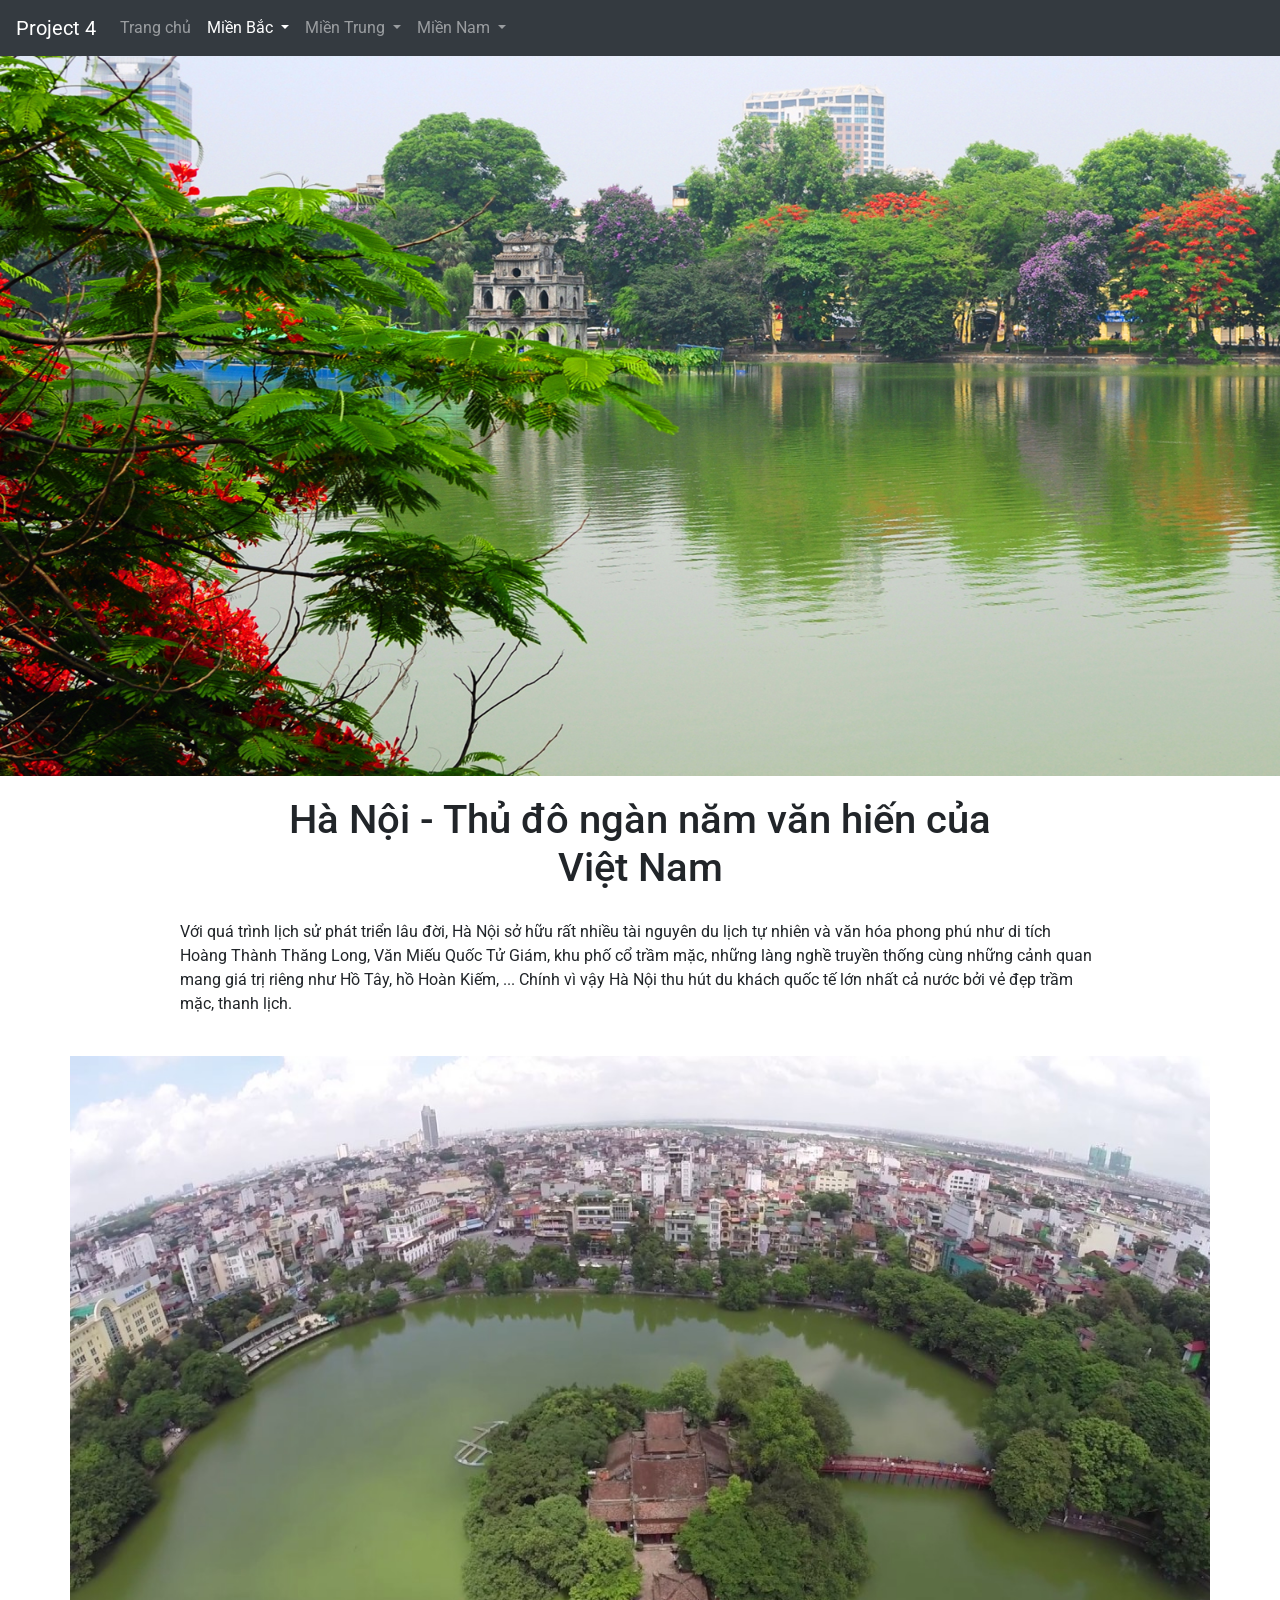
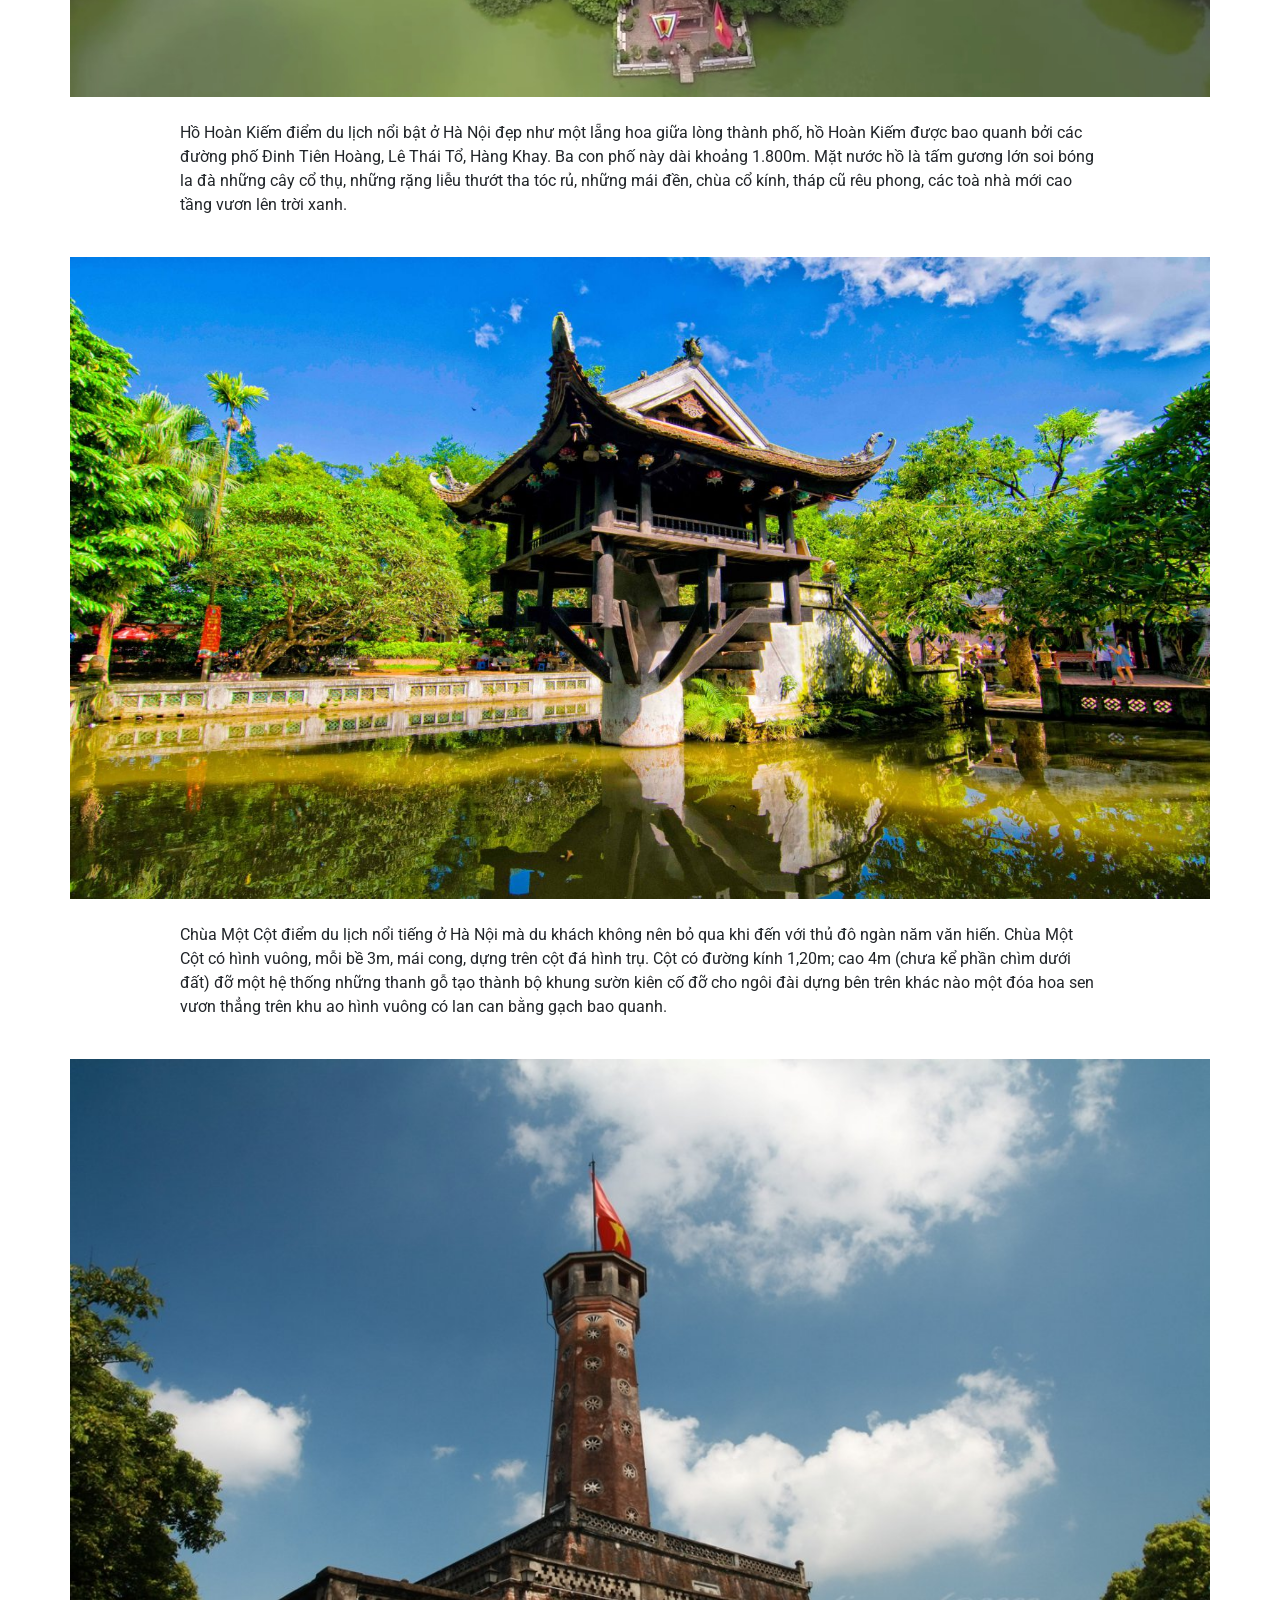
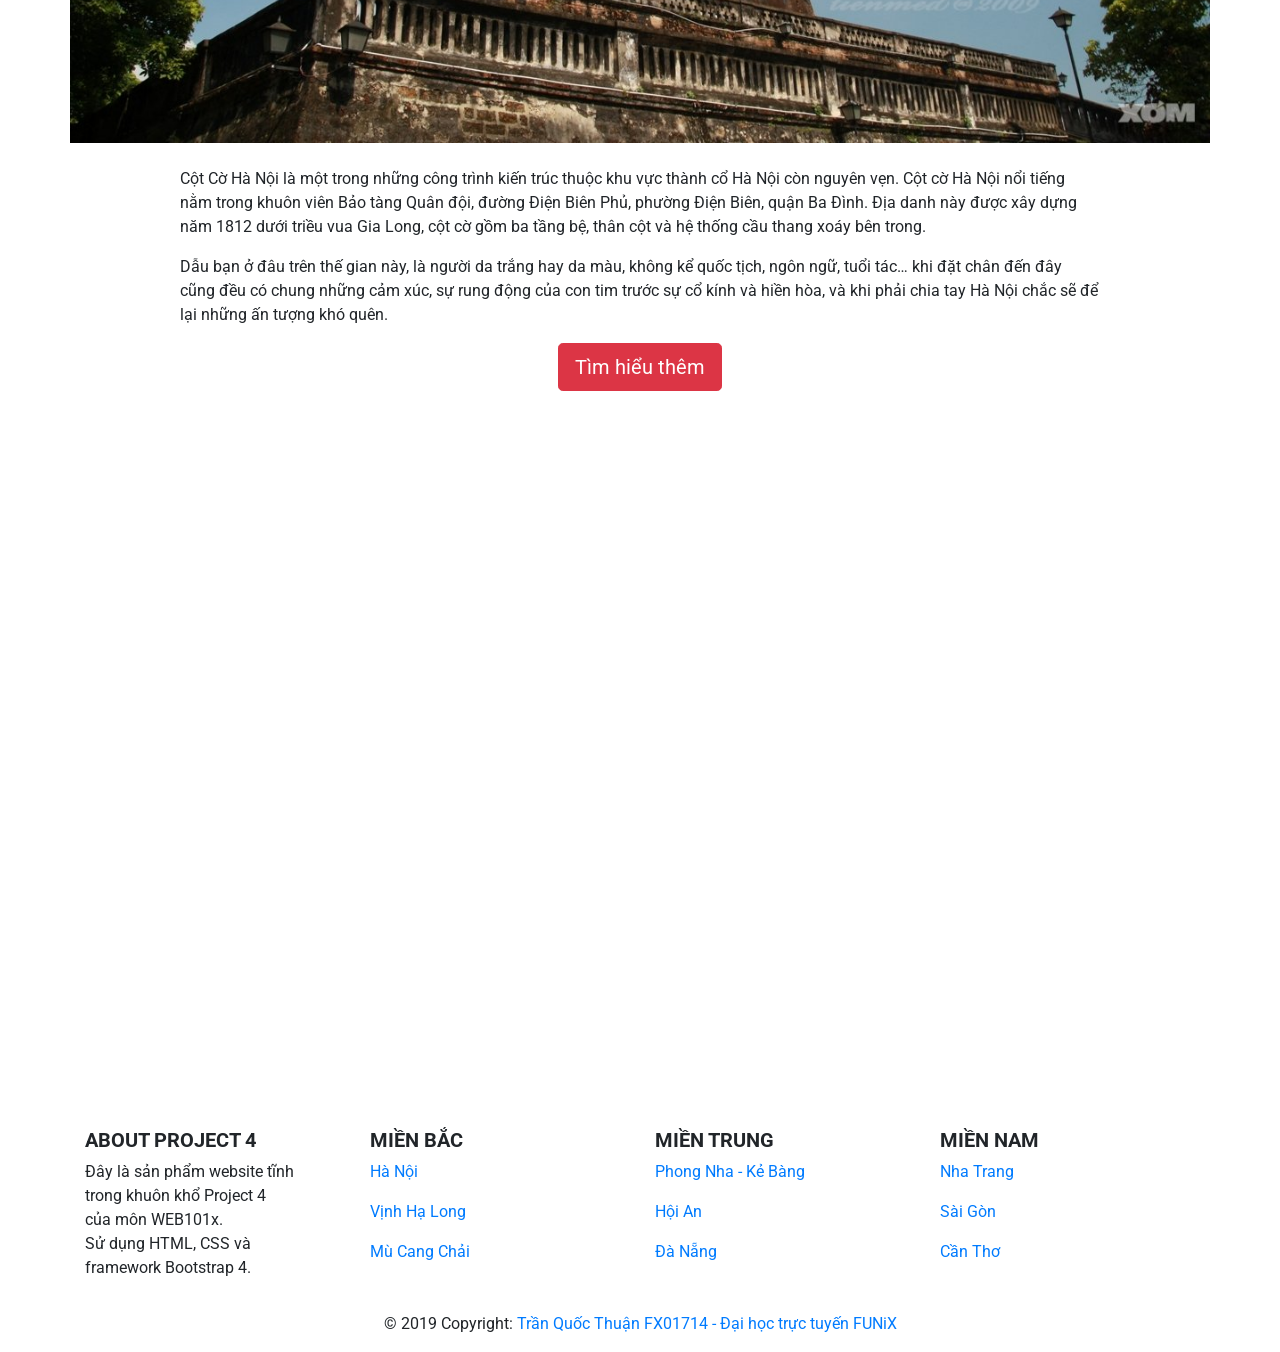
<file: ha-noi.html>
<!DOCTYPE html>
<html lang="en">
<head>
    <meta charset="UTF-8">
    <meta name="viewport" content="width=device-width, initial-scale=1.0">
    <link href="css/style.css" rel="stylesheet" type="text/css">
    <link href="https://fonts.googleapis.com/css?family=Roboto:400,500,700&display=swap&subset=vietnamese" rel="stylesheet">
    <link rel="stylesheet" href="https://maxcdn.bootstrapcdn.com/bootstrap/4.3.1/css/bootstrap.min.css">
    <script src="https://ajax.googleapis.com/ajax/libs/jquery/3.4.1/jquery.min.js"></script>
    <script src="https://cdnjs.cloudflare.com/ajax/libs/popper.js/1.14.7/umd/popper.min.js"></script>
    <script src="https://maxcdn.bootstrapcdn.com/bootstrap/4.3.1/js/bootstrap.min.js"></script>
    <title>Hà Nội - Danh lam thắng cảnh Việt Nam</title>
    <meta name="description" content="Giới thiệu danh lam thắng cảnh Việt Nam trải dài khắp 3 miền từ Bắc chí Nam.">
    <meta name="keywords" content="Danh lam thắng cảnh Việt Nam">
    <!-- Global site tag (gtag.js) - Google Analytics -->
<script async src="https://www.googletagmanager.com/gtag/js?id=UA-145349601-1"></script>
<script>
  window.dataLayer = window.dataLayer || [];
  function gtag(){dataLayer.push(arguments);}
  gtag('js', new Date());

  gtag('config', 'UA-145349601-1');
</script>

</head>
<body>
    <nav class="navbar navbar-expand-md bg-dark navbar-dark">
      <a class="navbar-brand" href="index.html">Project 4</a>
      <button class="navbar-toggler" type="button" data-toggle="collapse" data-target="#collapsibleNavbar">
        <span class="navbar-toggler-icon"></span>
      </button>
      <div class="collapse navbar-collapse" id="collapsibleNavbar">
        <ul class="navbar-nav">
          <li class="nav-item">
            <a class="nav-link" href="index.html">Trang chủ</a>
          </li>
          <li class="nav-item dropdown active">
            <a class="nav-link dropdown-toggle" href="#" id="navbardrop" data-toggle="dropdown">
              Miền Bắc
            </a>
            <div class="dropdown-menu">
              <a class="dropdown-item" href="vinh-ha-long.html" target="_blank">Vịnh Hạ Long</a>
              <a class="dropdown-item" href="mu-cang-chai.html" target="_blank">Mù Cang Chải</a>
              <a class="dropdown-item" href="ha-noi.html" target="_blank">Hà Nội</a>
            </div>
          </li>
          <li class="nav-item dropdown">
            <a class="nav-link dropdown-toggle" href="#" id="navbardrop" data-toggle="dropdown">
              Miền Trung
            </a>
            <div class="dropdown-menu">
              <a class="dropdown-item" href="phong-nha-ke-bang.html" target="_blank">Phong Nha - Kẻ Bàng</a>
              <a class="dropdown-item" href="hoi-an.html" target="_blank">Hội An</a>
              <a class="dropdown-item" href="da-nang.html" target="_blank">Đà Nẵng</a>
            </div>
          </li>       
          <li class="nav-item dropdown">
            <a class="nav-link dropdown-toggle" href="#" id="navbardrop" data-toggle="dropdown">
              Miền Nam
            </a>
            <div class="dropdown-menu">
              <a class="dropdown-item" href="nha-trang.html" target="_blank">Nha Trang</a>
              <a class="dropdown-item" href="sai-gon.html" target="_blank">Sài Gòn</a>
              <a class="dropdown-item" href="can-tho.html" target="_blank">Cần Thơ</a>
            </div>
          </li>         
        </ul>
      </div>  
    </nav>
    <div id="banner">
      <img class="img-fuild" src="Images/ha-noi-1.jpg" alt="hà-nội" width="100%" height="auto">
    </div>
    <div class="container">
      <div class="row">
        <div class="col-sm-10 col-md-10 col-lg-10 offset-sm-1 offset-md-1 offset-lg-1">
          <h1>Hà Nội - Thủ đô ngàn năm văn hiến của<br> Việt Nam</h1>
          <p>Với quá trình lịch sử phát triển lâu đời, Hà Nội sở hữu rất nhiều tài nguyên du lịch tự nhiên và văn hóa phong phú như di tích Hoàng Thành Thăng Long, Văn Miếu Quốc Tử Giám, khu phố cổ trầm mặc, những làng nghề truyền thống cùng những cảnh quan mang giá trị riêng như Hồ Tây, hồ Hoàn Kiếm, ... Chính vì vậy Hà Nội thu hút du khách quốc tế lớn nhất cả nước bởi vẻ đẹp trầm mặc, thanh lịch.</p>
        </div>
      </div>
      <br>
      <div class="row">
          <img class="img-fluid" src="Images/ho-hoan-kiem-2.jpg" width="100%" height="auto">
      </div>
      <br>
      <div class="row">
        <div class="col-sm-10 col-md-10 col-lg-10 offset-sm-1 offset-md-1 offset-lg-1">
          <p>Hồ Hoàn Kiếm điểm du lịch nổi bật ở Hà Nội đẹp như một lẵng hoa giữa lòng thành phố, hồ Hoàn Kiếm được bao quanh bởi các đường phố Đinh Tiên Hoàng, Lê Thái Tổ, Hàng Khay. Ba con phố này dài khoảng 1.800m. Mặt nước hồ là tấm gương lớn soi bóng la đà những cây cổ thụ, những rặng liễu thướt tha tóc rủ, những mái đền, chùa cổ kính, tháp cũ rêu phong, các toà nhà mới cao tầng vươn lên trời xanh.</p>
        </div>
      </div>
      <br>
      <div class="row">
          <img class="img-fluid" src="Images/ha-noi-chua-mot-cot-2.jpg" width="100%" height="auto">
      </div>
      <br>
      <div class="row">
        <div class="col-sm-10 col-md-10 col-lg-10 offset-sm-1 offset-md-1 offset-lg-1">
          <p>Chùa Một Cột điểm du lịch nổi tiếng ở Hà Nội mà du khách không nên bỏ qua khi đến với thủ đô ngàn năm văn hiến. Chùa Một Cột có hình vuông, mỗi bề 3m, mái cong, dựng trên cột đá hình trụ. Cột có đường kính 1,20m; cao 4m (chưa kể phần chìm dưới đất) đỡ một hệ thống những thanh gỗ tạo thành bộ khung sườn kiên cố đỡ cho ngôi đài dựng bên trên khác nào một đóa hoa sen vươn thẳng trên khu ao hình vuông có lan can bằng gạch bao quanh.</p>
        </div>
      </div>
      <br>
      <div class="row">
          <img class="img-fluid" src="Images/cot-co-ha-noi.webp" width="100%" height="auto">
      </div>
      <br>
      <div class="row">
        <div class="col-sm-10 col-md-10 col-lg-10 offset-sm-1 offset-md-1 offset-lg-1">
          <p> Cột Cờ Hà Nội là một trong những công trình kiến trúc thuộc khu vực thành cổ Hà Nội còn nguyên vẹn. Cột cờ Hà Nội nổi tiếng nằm trong khuôn viên Bảo tàng Quân đội, đường Điện Biên Phủ, phường Điện Biên, quận Ba Đình. Địa danh này được xây dựng năm 1812 dưới triều vua Gia Long, cột cờ gồm ba tầng bệ, thân cột và hệ thống cầu thang xoáy bên trong.</p>
          <p>Dẫu bạn ở đâu trên thế gian này, là người da trắng hay da màu, không kể quốc tịch, ngôn ngữ, tuổi tác… khi đặt chân đến đây cũng đều có chung những cảm xúc, sự rung động của con tim trước sự cổ kính và hiền hòa, và khi phải chia tay Hà Nội chắc sẽ để lại những ấn tượng khó quên.</p>
        </div>
      </div>
      <div class="row">
        <div class="col text-center">
          <a class="btn btn-danger btn-lg" href="https://vi.wikipedia.org/wiki/H%C3%A0_N%E1%BB%99i" target="_blank" role="button">Tìm hiểu thêm</a>
        </div>
      </div>
      <br>
      <br>
      <div class="row">
        <div class="embed-responsive embed-responsive-16by9">
            <iframe class="embed-responsive-item" src="https://www.youtube.com/embed/FClS4ni4zfo" allowfullscreen></iframe>
        </div>  
      </div>  
    </div>
    <br>
    <footer class="page-footer font-small teal pt-4">
      <!-- Footer Text -->
      <div class="container text-center text-md-left">
         <!-- Grid row -->
         <div class="row">
            <div class="col-md-3">
              <!-- Content -->
              <h5 class="text-uppercase font-weight-bold">About Project 4</h5>
                 <p>Đây là sản phẩm website tĩnh<br> trong khuôn khổ Project 4<br> của môn WEB101x.<br> Sử dụng HTML, CSS và<br> framework Bootstrap 4.</p>
            </div>
            <!-- Grid column -->
            <hr class="clearfix w-100 d-md-none pb-3">
            <!-- Grid column -->
            <div class="col-md-3">
              <!-- Content -->
              <h5 class="text-uppercase font-weight-bold">Miền Bắc</h5>
                 <p><a href="ha-noi.html" target="_blank">Hà Nội</a></p>
                 <p><a href="vinh-ha-long.html" target="_blank">Vịnh Hạ Long</a></p>
                 <p><a href="mu-cang-chai.html" target="_blank">Mù Cang Chải</a></p>
            </div>
            <!-- Grid column -->
            <hr class="clearfix w-100 d-md-none pb-3">
            <!-- Grid column -->
            <div class="col-md-3">
              <!-- Content -->
              <h5 class="text-uppercase font-weight-bold">Miền Trung</h5>
                 <p><a href="phong-nha-ke-bang.html" target="_blank">Phong Nha - Kẻ Bàng</a></p>
                 <p><a href="hoi-an.html" target="_blank">Hội An</a></p>
                 <p><a href="da-nang.html" target="_blank">Đà Nẵng</a></p>
            </div>
            <!-- Grid column -->
            <hr class="clearfix w-100 d-md-none pb-3">
            <!-- Grid column -->
            <div class="col-md-3">
              <!-- Content -->
              <h5 class="text-uppercase font-weight-bold">Miền Nam</h5>
                 <p><a href="nha-trang.html" target="_blank">Nha Trang</a></p>
                 <p><a href="sai-gon.html" target="_blank">Sài Gòn</a></p>
                 <p><a href="can-tho.html" target="_blank">Cần Thơ</a></p>
            </div>
            <!-- Grid column -->
         </div>
         <!-- Grid row -->
      </div>
      <!-- Footer Text -->
      <!-- Copyright -->
      <div class="footer-copyright text-center py-3">© 2019 Copyright:
        <a href="#">Trần Quốc Thuận FX01714 - Đại học trực tuyến FUNiX</a>
      </div>
      <!-- Copyright -->
    </footer>
</body>
</html>
</file>
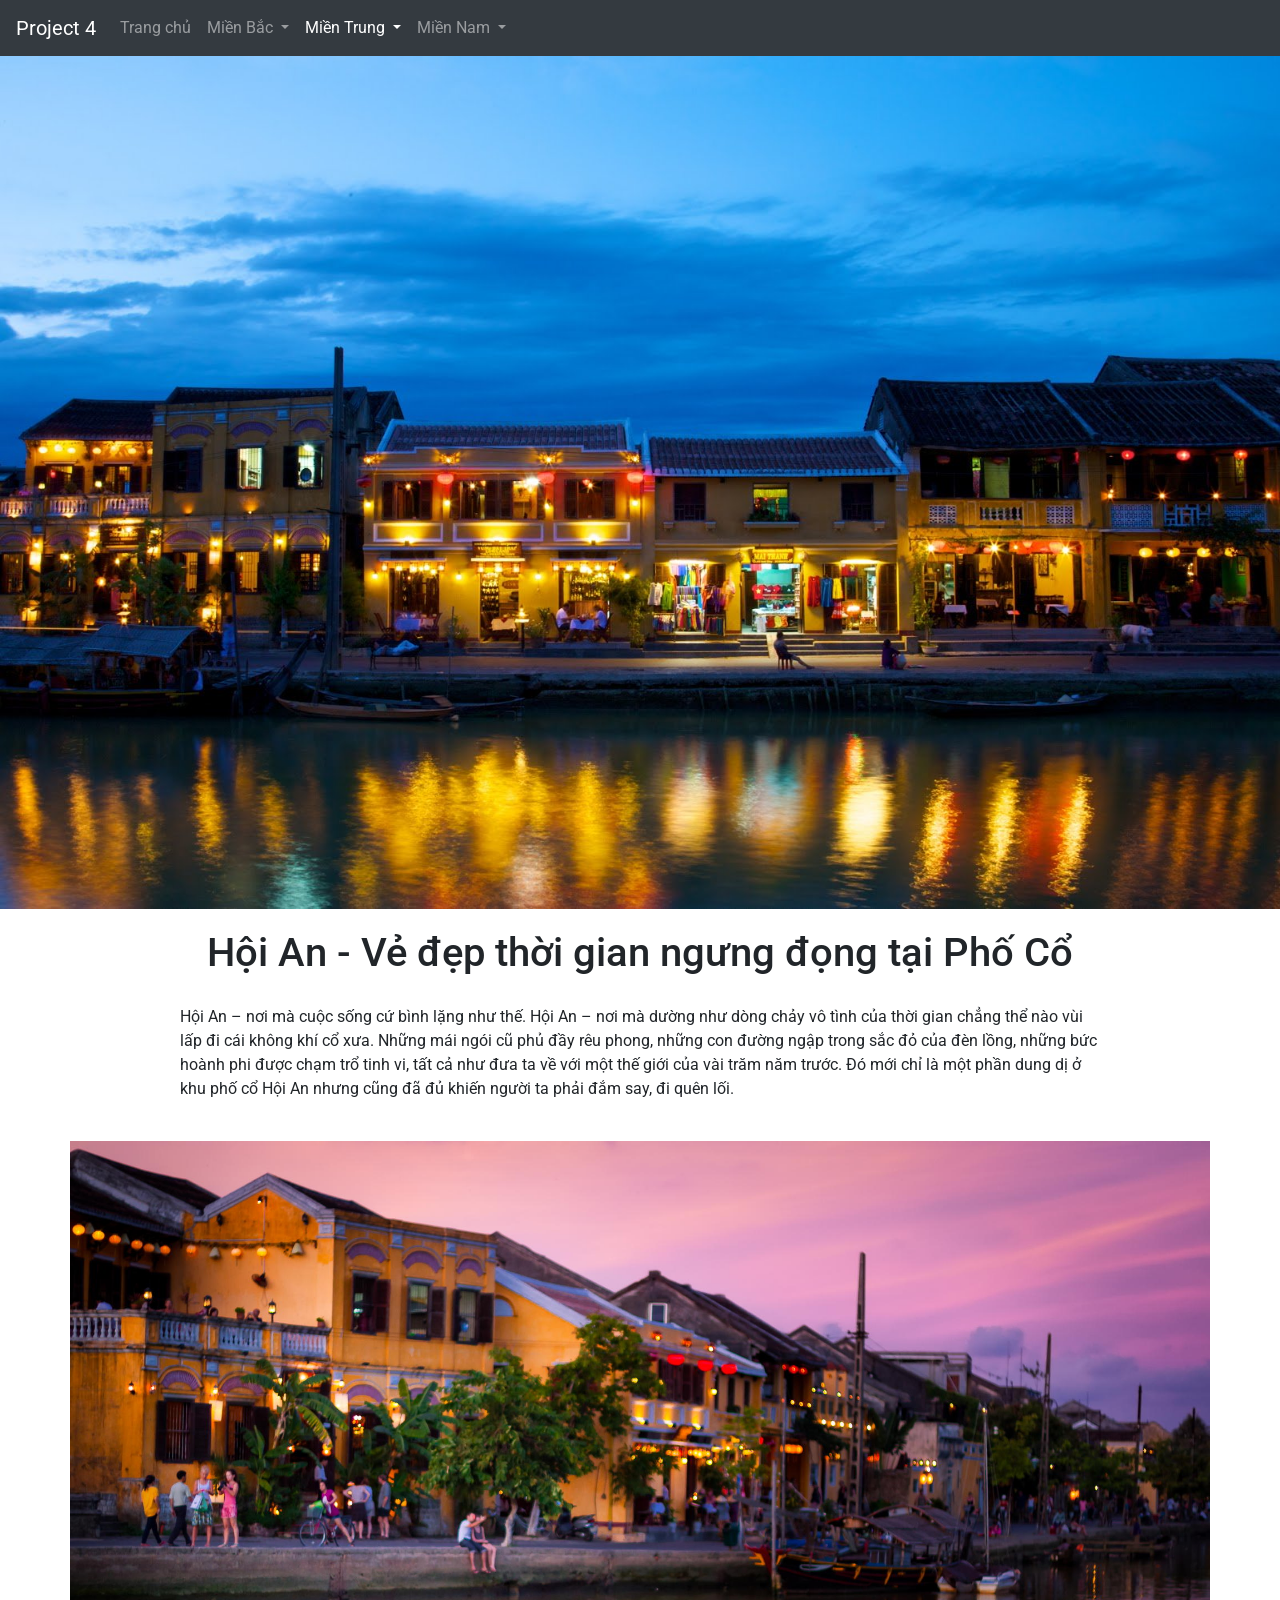
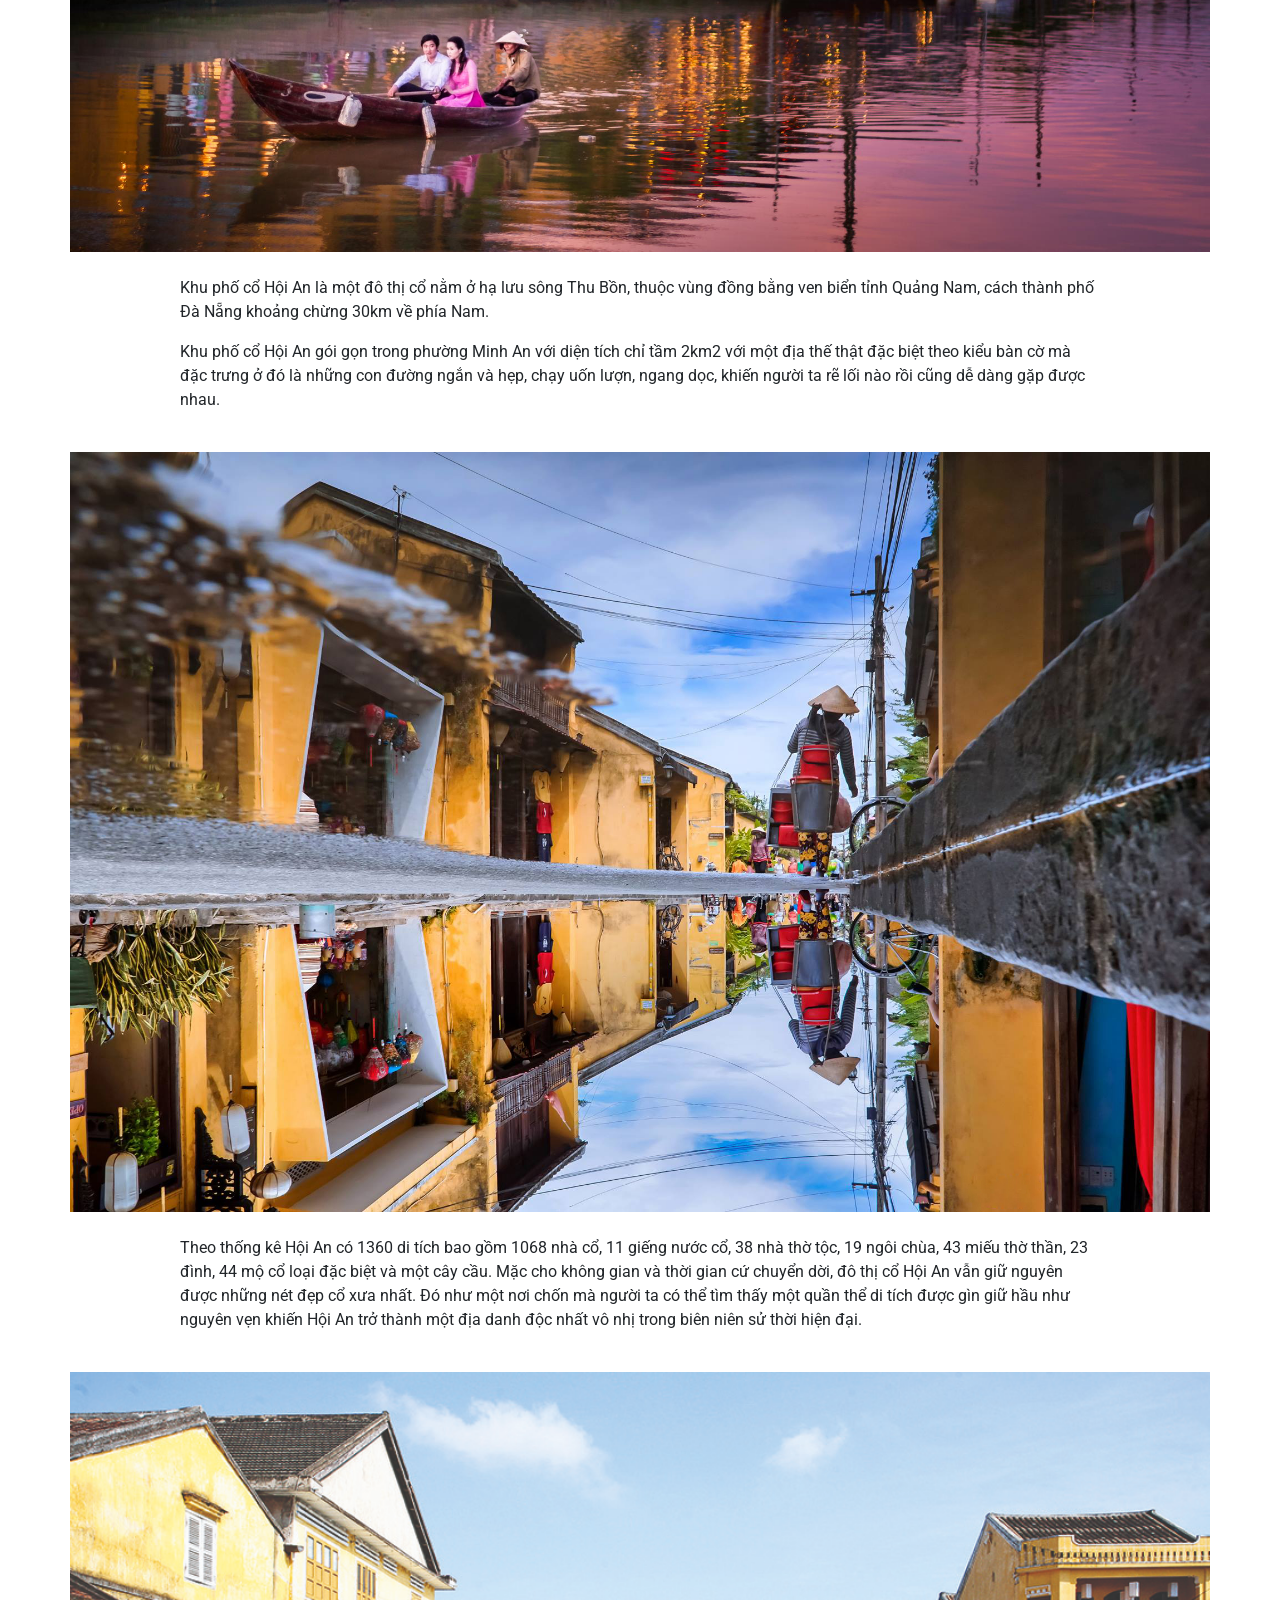
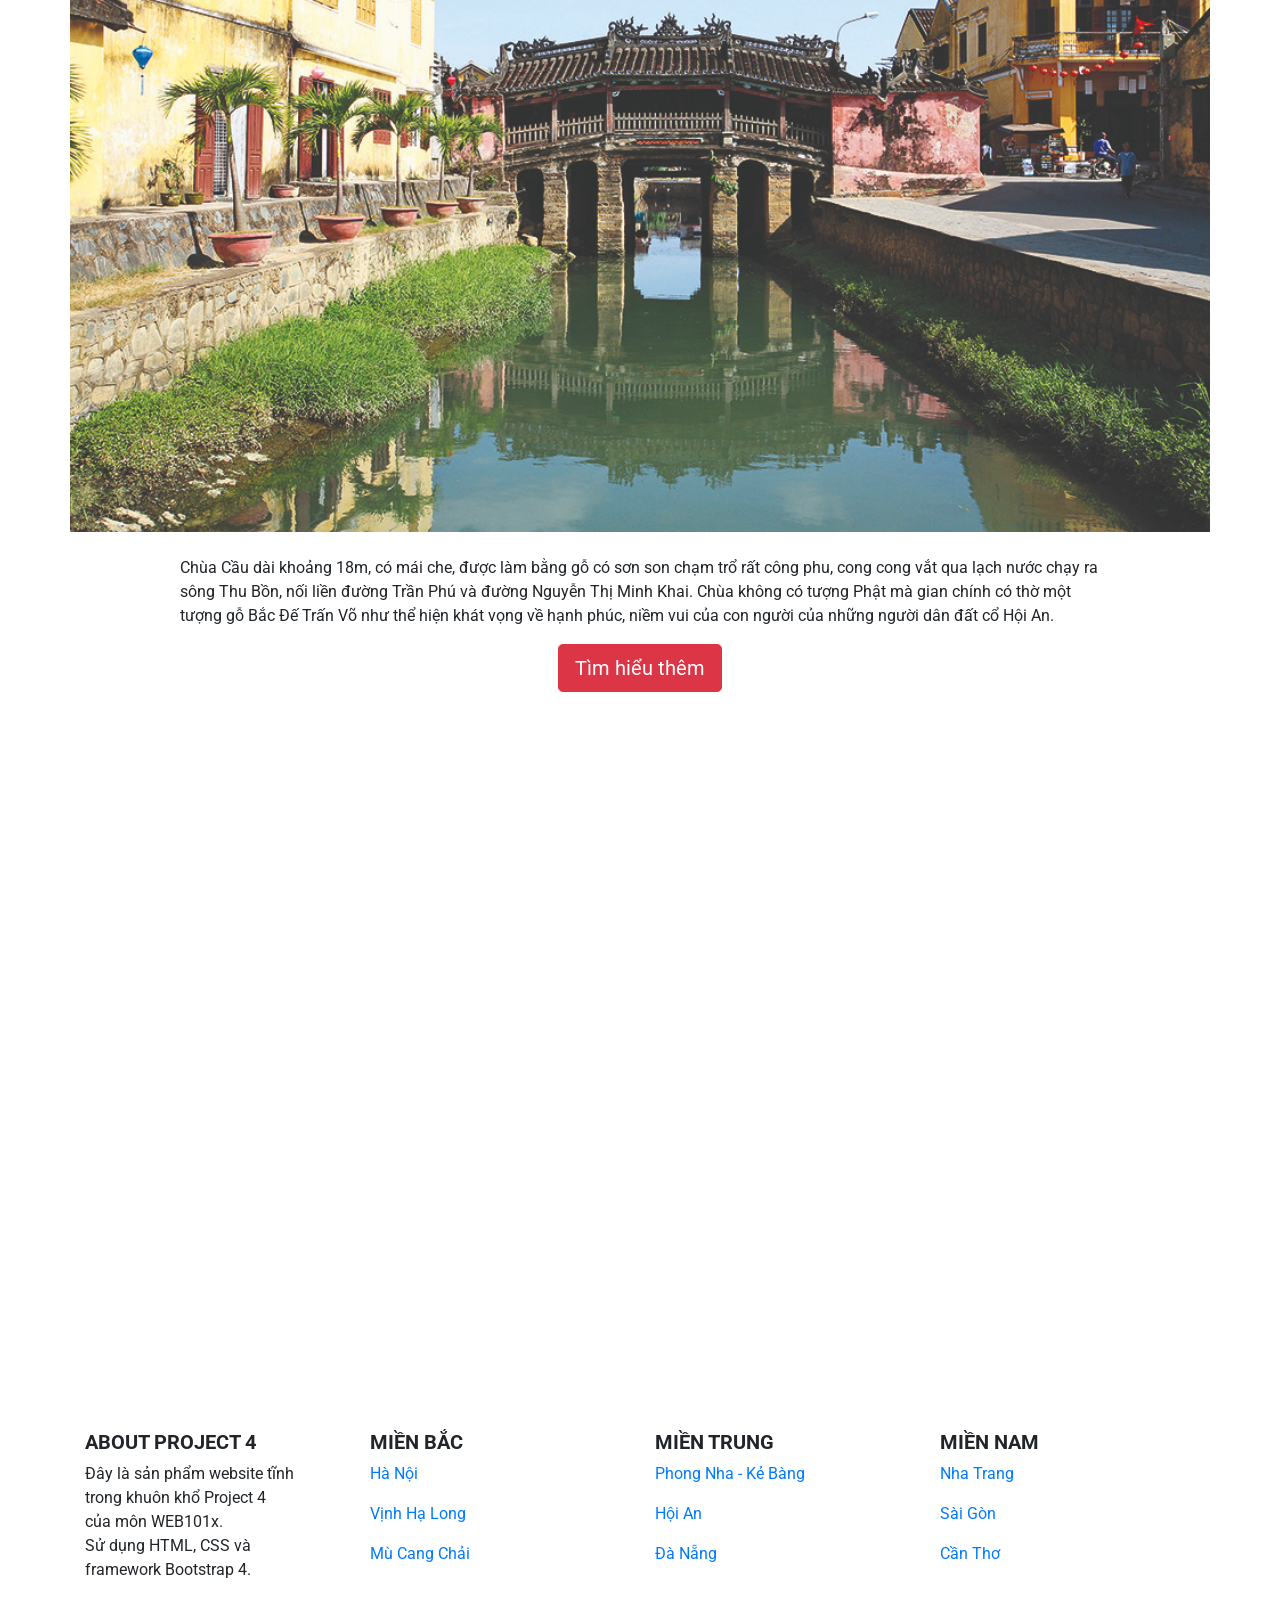
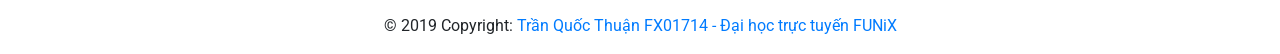
<file: hoi-an.html>
<!DOCTYPE html>
<html lang="en">
<head>
    <meta charset="UTF-8">
    <meta name="viewport" content="width=device-width, initial-scale=1.0">
    <link href="css/style.css" rel="stylesheet" type="text/css">
    <link href="https://fonts.googleapis.com/css?family=Roboto:400,500,700&display=swap&subset=vietnamese" rel="stylesheet">
    <link rel="stylesheet" href="https://maxcdn.bootstrapcdn.com/bootstrap/4.3.1/css/bootstrap.min.css">
    <script src="https://ajax.googleapis.com/ajax/libs/jquery/3.4.1/jquery.min.js"></script>
    <script src="https://cdnjs.cloudflare.com/ajax/libs/popper.js/1.14.7/umd/popper.min.js"></script>
    <script src="https://maxcdn.bootstrapcdn.com/bootstrap/4.3.1/js/bootstrap.min.js"></script>
    <title>Hội An - Danh lam thắng cảnh Việt Nam</title>
    <meta name="description" content="Giới thiệu danh lam thắng cảnh Việt Nam trải dài khắp 3 miền từ Bắc chí Nam.">
    <meta name="keywords" content="Danh lam thắng cảnh Việt Nam">
    <!-- Global site tag (gtag.js) - Google Analytics -->
<script async src="https://www.googletagmanager.com/gtag/js?id=UA-145349601-1"></script>
<script>
  window.dataLayer = window.dataLayer || [];
  function gtag(){dataLayer.push(arguments);}
  gtag('js', new Date());

  gtag('config', 'UA-145349601-1');
</script>

</head>
<body>
    <nav class="navbar navbar-expand-md bg-dark navbar-dark">
      <a class="navbar-brand" href="index.html">Project 4</a>
      <button class="navbar-toggler" type="button" data-toggle="collapse" data-target="#collapsibleNavbar">
        <span class="navbar-toggler-icon"></span>
      </button>
      <div class="collapse navbar-collapse" id="collapsibleNavbar">
        <ul class="navbar-nav">
          <li class="nav-item">
            <a class="nav-link" href="index.html">Trang chủ</a>
          </li>
          <li class="nav-item dropdown">
            <a class="nav-link dropdown-toggle" href="#" id="navbardrop" data-toggle="dropdown">
              Miền Bắc
            </a>
            <div class="dropdown-menu">
              <a class="dropdown-item" href="vinh-ha-long.html" target="_blank">Vịnh Hạ Long</a>
              <a class="dropdown-item" href="mu-cang-chai.html" target="_blank">Mù Cang Chải</a>
              <a class="dropdown-item" href="ha-noi.html" target="_blank">Hà Nội</a>
            </div>
          </li>
          <li class="nav-item dropdown active">
            <a class="nav-link dropdown-toggle" href="#" id="navbardrop" data-toggle="dropdown">
              Miền Trung
            </a>
            <div class="dropdown-menu">
              <a class="dropdown-item" href="phong-nha-ke-bang.html" target="_blank">Phong Nha - Kẻ Bàng</a>
              <a class="dropdown-item" href="hoi-an.html" target="_blank">Hội An</a>
              <a class="dropdown-item" href="da-nang.html" target="_blank">Đà Nẵng</a>
            </div>
          </li>       
          <li class="nav-item dropdown">
            <a class="nav-link dropdown-toggle" href="#" id="navbardrop" data-toggle="dropdown">
              Miền Nam
            </a>
            <div class="dropdown-menu">
              <a class="dropdown-item" href="nha-trang.html" target="_blank">Nha Trang</a>
              <a class="dropdown-item" href="sai-gon.html" target="_blank">Sài Gòn</a>
              <a class="dropdown-item" href="can-tho.html" target="_blank">Cần Thơ</a>
            </div>
          </li>         
        </ul>
      </div>  
    </nav>
    <div id="banner">
      <img class="img-fuild" src="Images/hoi-an-2.jpg" alt="hội-an" width="100%" height="auto">
    </div>
    <div class="container">
      <div class="row">
        <div class="col-sm-10 col-md-10 col-lg-10 offset-sm-1 offset-md-1 offset-lg-1">
          <h1>Hội An - Vẻ đẹp thời gian ngưng đọng tại Phố Cổ</h1>
          <p>Hội An – nơi mà cuộc sống cứ bình lặng như thế. Hội An – nơi mà dường như dòng chảy vô tình của thời gian chẳng thể nào vùi lấp đi cái không khí cổ xưa. Những mái ngói cũ phủ đầy rêu phong, những con đường ngập trong sắc đỏ của đèn lồng, những bức hoành phi được chạm trổ tinh vi, tất cả như đưa ta về với một thế giới của vài trăm năm trước. Đó mới chỉ là một phần dung dị ở khu phố cổ Hội An nhưng cũng đã đủ khiến người ta phải đắm say, đi quên lối.</p>
        </div>
      </div>
      <br>
      <div class="row">
          <img class="img-fluid" src="Images/hoi-an-banner.jpg" width="100%" height="auto">
      </div>
      <br>
      <div class="row">
        <div class="col-sm-10 col-md-10 col-lg-10 offset-sm-1 offset-md-1 offset-lg-1">
          <p>Khu phố cổ Hội An là một đô thị cổ nằm ở hạ lưu sông Thu Bồn, thuộc vùng đồng bằng ven biển tỉnh Quảng Nam, cách thành phố Đà Nẵng khoảng chừng 30km về phía Nam.</p>
          <p>Khu phố cổ Hội An gói gọn trong phường Minh An với diện tích chỉ tầm 2km2 với một địa thế thật đặc biệt theo kiểu bàn cờ mà đặc trưng ở đó là những con đường ngắn và hẹp, chạy uốn lượn, ngang dọc, khiến người ta rẽ lối nào rồi cũng dễ dàng gặp được nhau.</p>
        </div>
      </div>
      <br>
      <div class="row">
          <img class="img-fluid" src="Images/hoi-an-5.jpg" width="100%" height="auto">
      </div>
      <br>
      <div class="row">
        <div class="col-sm-10 col-md-10 col-lg-10 offset-sm-1 offset-md-1 offset-lg-1">
          <p>Theo thống kê Hội An có 1360 di tích bao gồm 1068 nhà cổ, 11 giếng nước cổ, 38 nhà thờ tộc, 19 ngôi chùa, 43 miếu thờ thần, 23 đình, 44 mộ cổ loại đặc biệt và một cây cầu. Mặc cho không gian và thời gian cứ chuyển dời, đô thị cổ Hội An vẫn giữ nguyên được những nét đẹp cổ xưa nhất. Đó như một nơi chốn mà người ta có thể tìm thấy một quần thể di tích được gìn giữ hầu như nguyên vẹn khiến Hội An trở thành một địa danh độc nhất vô nhị trong biên niên sử thời hiện đại.</p>
        </div>
      </div>
      <br>
      <div class="row">
          <img class="img-fluid" src="Images/hoi-an-chua-cau-2.png" width="100%" height="auto">
      </div>
      <br>
      <div class="row">
        <div class="col-sm-10 col-md-10 col-lg-10 offset-sm-1 offset-md-1 offset-lg-1">
          <p>Chùa Cầu dài khoảng 18m, có mái  che, được làm bằng gỗ có sơn son chạm trổ rất công phu, cong cong vắt qua lạch nước chạy ra sông Thu Bồn, nối liền đường Trần Phú và đường Nguyễn Thị Minh Khai. Chùa không có tượng Phật mà gian chính có thờ một tượng gỗ Bắc Đế Trấn Võ như thể hiện khát vọng về hạnh phúc, niềm vui của con người của những người dân đất cổ Hội An.</p>
        </div>
      </div>
      <div class="row">
        <div class="col text-center">
          <a class="btn btn-danger btn-lg" href="https://vi.wikipedia.org/wiki/Ph%E1%BB%91_c%E1%BB%95_H%E1%BB%99i_An" target="_blank" role="button">Tìm hiểu thêm</a>
        </div>
      </div>
      <br>
      <br>
      <div class="row">
        <div class="embed-responsive embed-responsive-16by9">
            <iframe class="embed-responsive-item" src="https://www.youtube.com/embed/DfReCLQYdjs" allowfullscreen></iframe>
        </div>  
      </div>  
    </div>
    <br>
    <footer class="page-footer font-small teal pt-4">
      <!-- Footer Text -->
      <div class="container text-center text-md-left">
         <!-- Grid row -->
         <div class="row">
            <div class="col-md-3">
              <!-- Content -->
              <h5 class="text-uppercase font-weight-bold">About Project 4</h5>
                 <p>Đây là sản phẩm website tĩnh<br> trong khuôn khổ Project 4<br> của môn WEB101x.<br> Sử dụng HTML, CSS và<br> framework Bootstrap 4.</p>
            </div>
            <!-- Grid column -->
            <hr class="clearfix w-100 d-md-none pb-3">
            <!-- Grid column -->
            <div class="col-md-3">
              <!-- Content -->
              <h5 class="text-uppercase font-weight-bold">Miền Bắc</h5>
                 <p><a href="ha-noi.html" target="_blank">Hà Nội</a></p>
                 <p><a href="vinh-ha-long.html" target="_blank">Vịnh Hạ Long</a></p>
                 <p><a href="mu-cang-chai.html" target="_blank">Mù Cang Chải</a></p>
            </div>
            <!-- Grid column -->
            <hr class="clearfix w-100 d-md-none pb-3">
            <!-- Grid column -->
            <div class="col-md-3">
              <!-- Content -->
              <h5 class="text-uppercase font-weight-bold">Miền Trung</h5>
                 <p><a href="phong-nha-ke-bang.html" target="_blank">Phong Nha - Kẻ Bàng</a></p>
                 <p><a href="hoi-an.html" target="_blank">Hội An</a></p>
                 <p><a href="da-nang.html" target="_blank">Đà Nẵng</a></p>
            </div>
            <!-- Grid column -->
            <hr class="clearfix w-100 d-md-none pb-3">
            <!-- Grid column -->
            <div class="col-md-3">
              <!-- Content -->
              <h5 class="text-uppercase font-weight-bold">Miền Nam</h5>
                 <p><a href="nha-trang.html" target="_blank">Nha Trang</a></p>
                 <p><a href="sai-gon.html" target="_blank">Sài Gòn</a></p>
                 <p><a href="can-tho.html" target="_blank">Cần Thơ</a></p>
            </div>
            <!-- Grid column -->
         </div>
         <!-- Grid row -->
      </div>
      <!-- Footer Text -->
      <!-- Copyright -->
      <div class="footer-copyright text-center py-3">© 2019 Copyright:
        <a href="#">Trần Quốc Thuận FX01714 - Đại học trực tuyến FUNiX</a>
      </div>
      <!-- Copyright -->
    </footer>
</body>
</html>
</file>
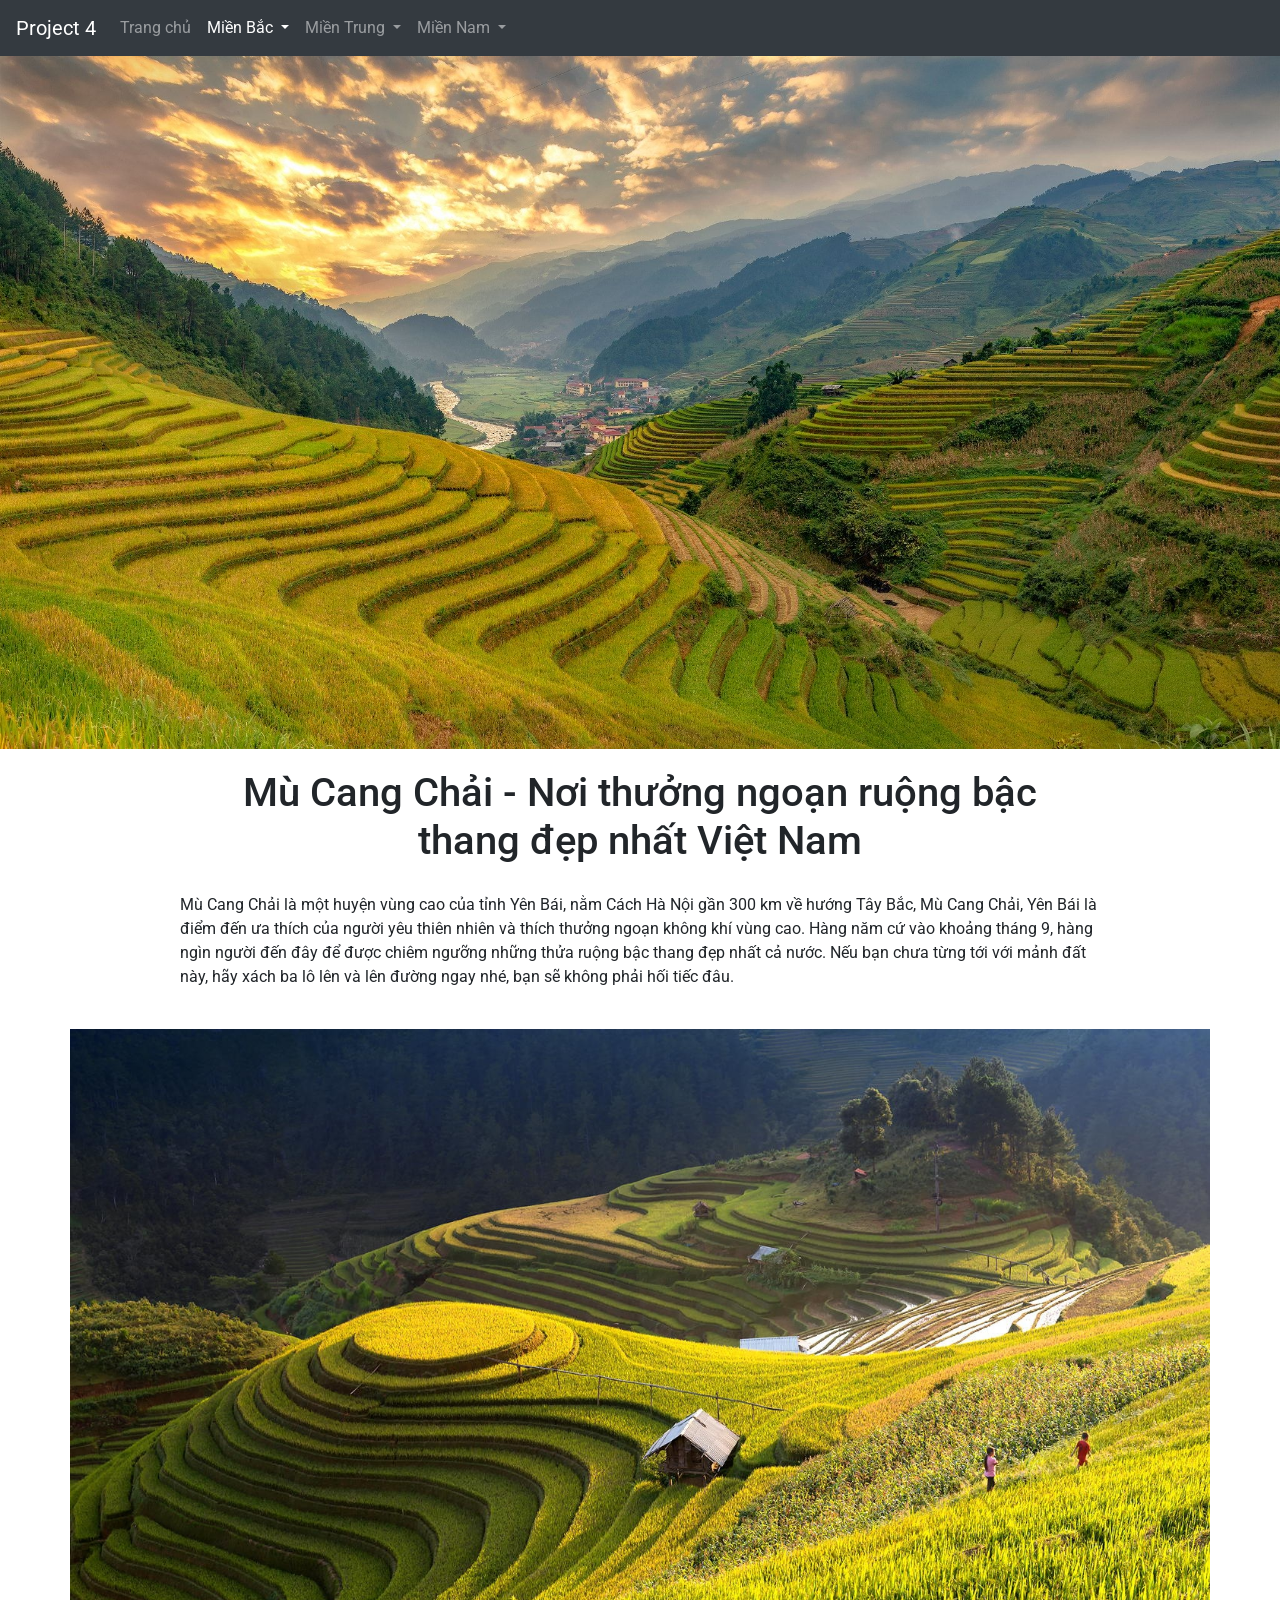
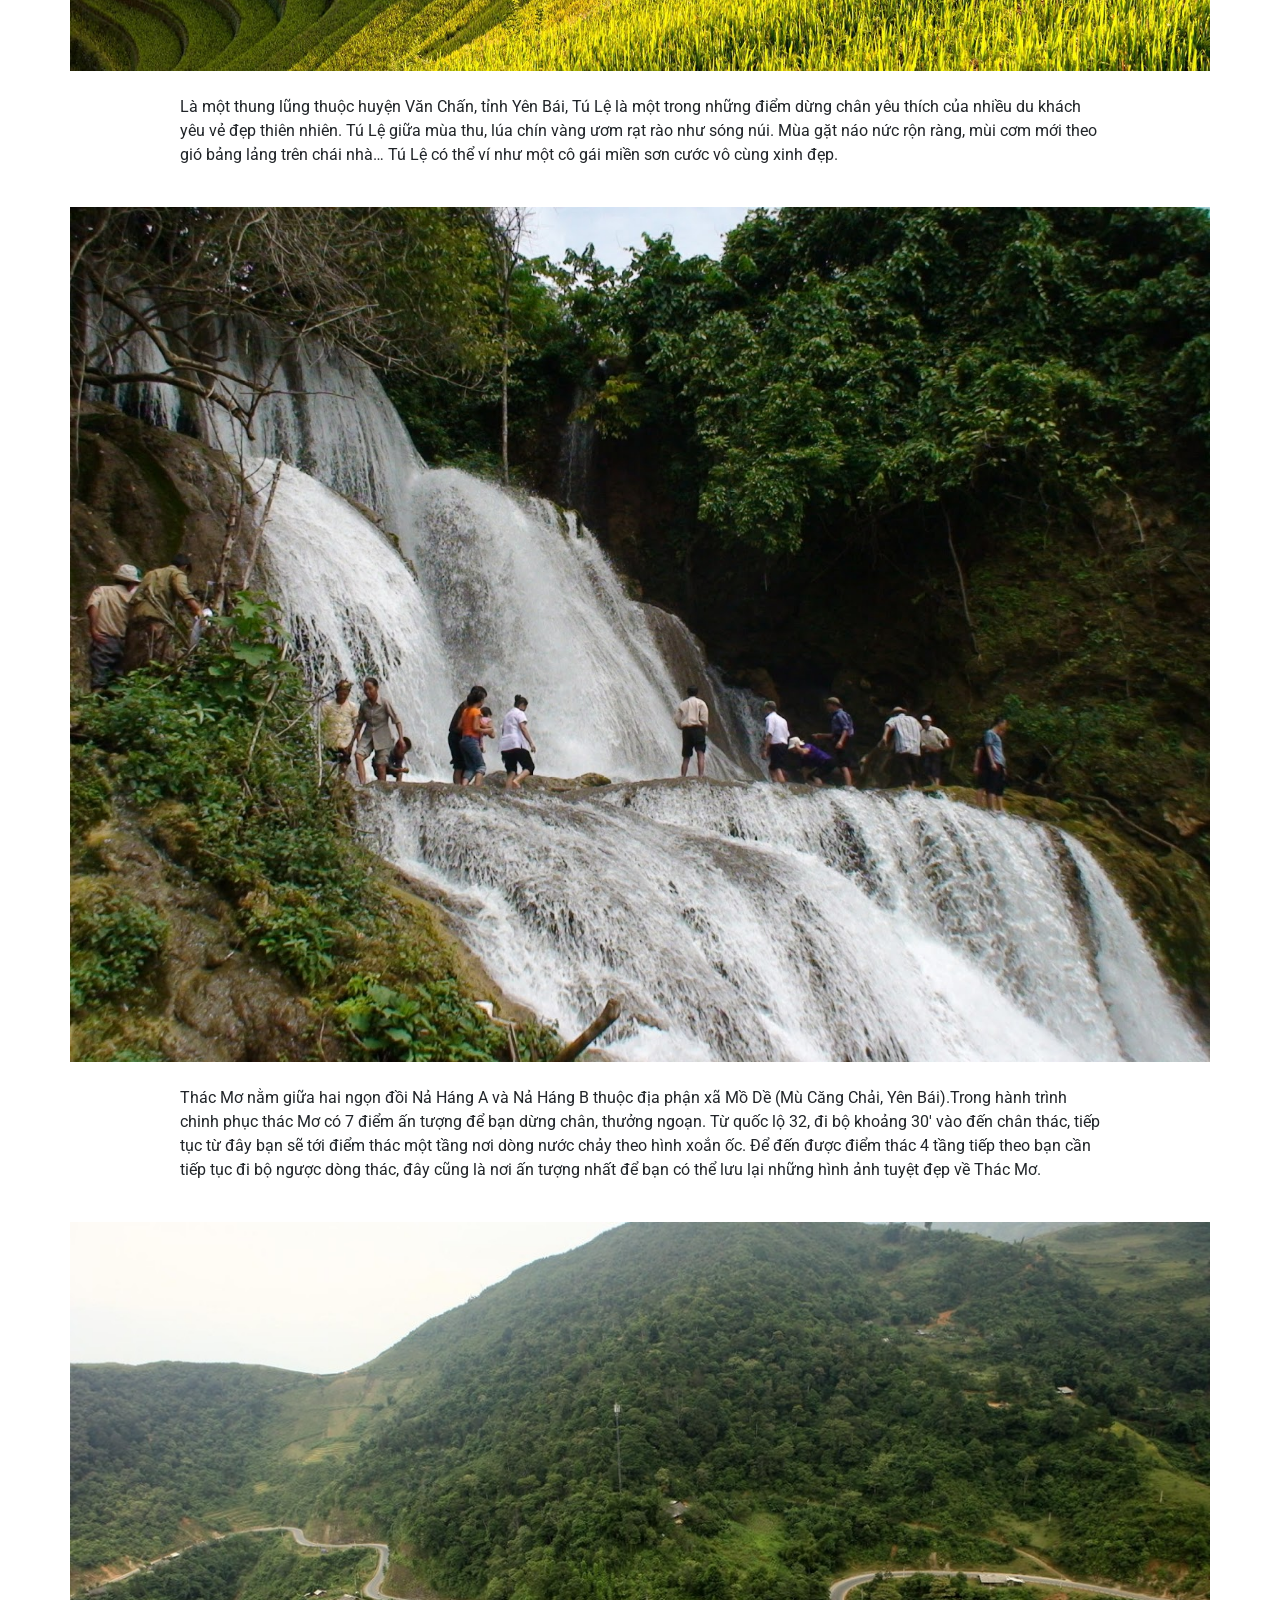
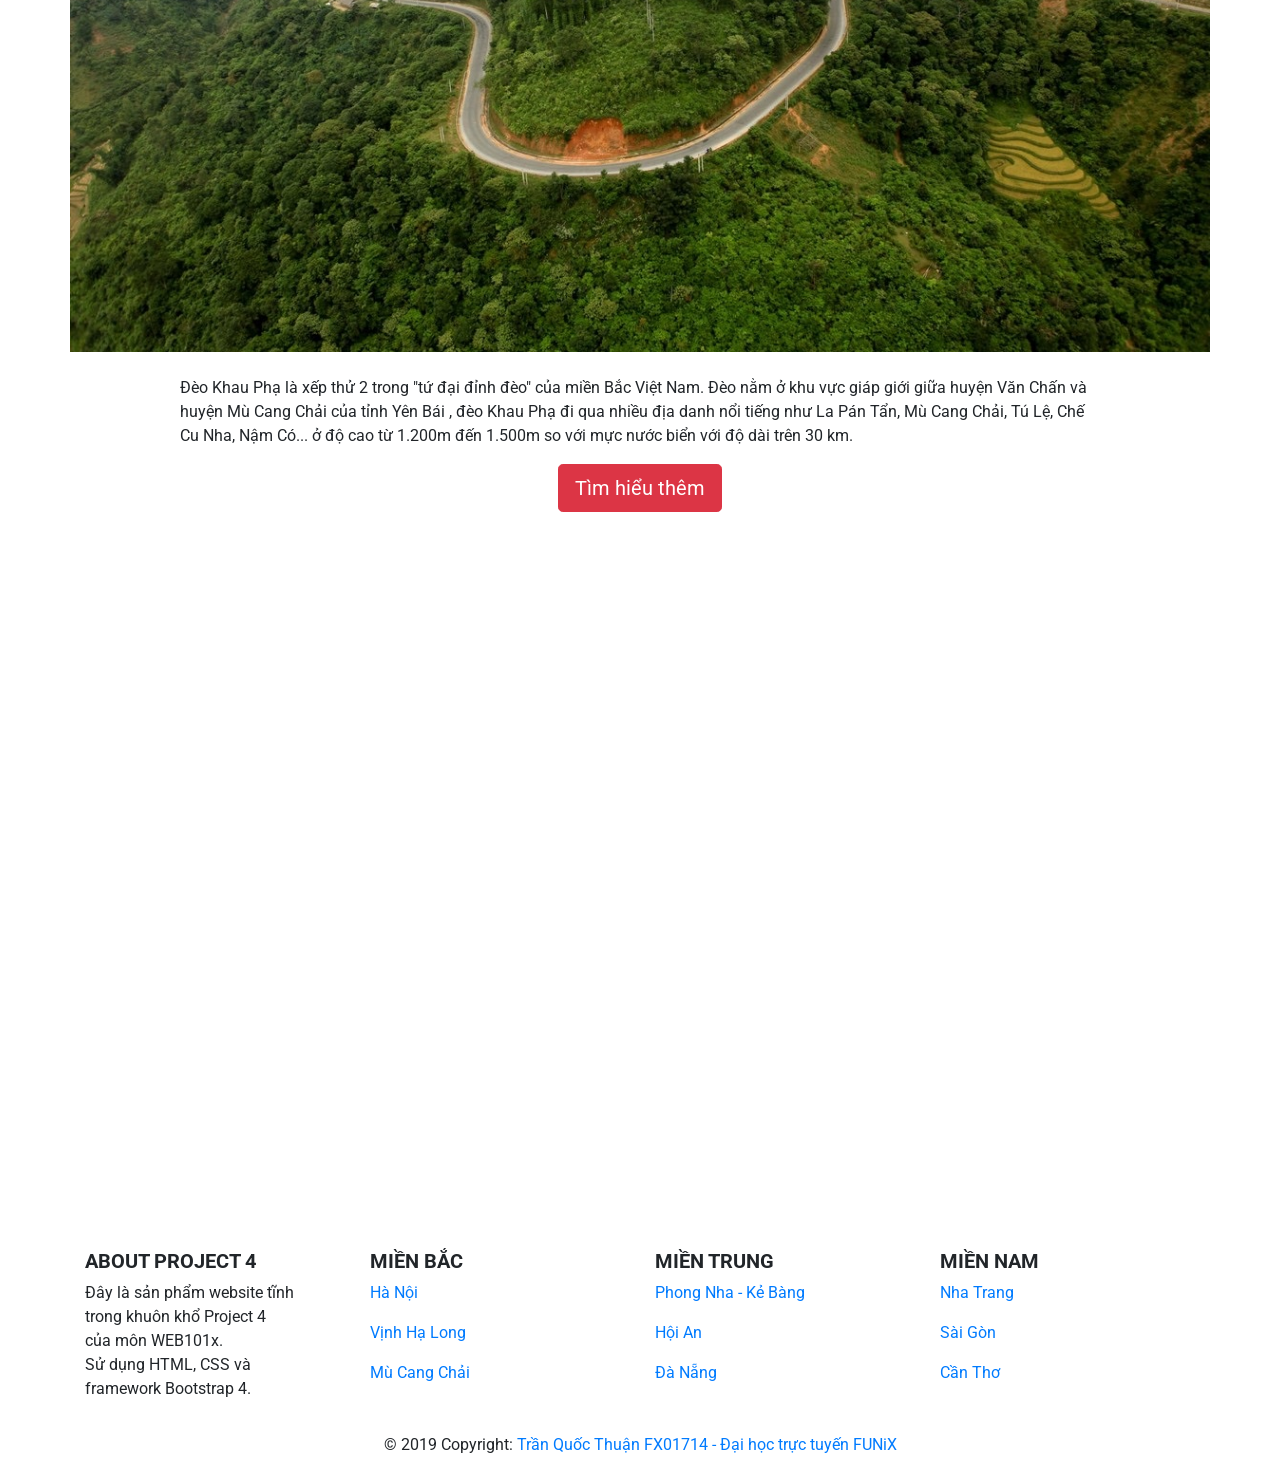
<file: mu-cang-chai.html>
<!DOCTYPE html>
<html lang="en">
<head>
    <meta charset="UTF-8">
    <meta name="viewport" content="width=device-width, initial-scale=1.0">
    <link href="css/style.css" rel="stylesheet" type="text/css">
    <link href="https://fonts.googleapis.com/css?family=Roboto:400,500,700&display=swap&subset=vietnamese" rel="stylesheet">
    <link rel="stylesheet" href="https://maxcdn.bootstrapcdn.com/bootstrap/4.3.1/css/bootstrap.min.css">
    <script src="https://ajax.googleapis.com/ajax/libs/jquery/3.4.1/jquery.min.js"></script>
    <script src="https://cdnjs.cloudflare.com/ajax/libs/popper.js/1.14.7/umd/popper.min.js"></script>
    <script src="https://maxcdn.bootstrapcdn.com/bootstrap/4.3.1/js/bootstrap.min.js"></script>
    <title>Mù Cang Chải - Danh lam thắng cảnh Việt Nam</title>
    <meta name="description" content="Giới thiệu danh lam thắng cảnh Việt Nam trải dài khắp 3 miền từ Bắc chí Nam.">
    <meta name="keywords" content="Danh lam thắng cảnh Việt Nam">
    <!-- Global site tag (gtag.js) - Google Analytics -->
<script async src="https://www.googletagmanager.com/gtag/js?id=UA-145349601-1"></script>
<script>
  window.dataLayer = window.dataLayer || [];
  function gtag(){dataLayer.push(arguments);}
  gtag('js', new Date());

  gtag('config', 'UA-145349601-1');
</script>

</head>
<body>
    <nav class="navbar navbar-expand-md bg-dark navbar-dark">
      <a class="navbar-brand" href="index.html">Project 4</a>
      <button class="navbar-toggler" type="button" data-toggle="collapse" data-target="#collapsibleNavbar">
        <span class="navbar-toggler-icon"></span>
      </button>
      <div class="collapse navbar-collapse" id="collapsibleNavbar">
        <ul class="navbar-nav">
          <li class="nav-item">
            <a class="nav-link" href="index.html">Trang chủ</a>
          </li>
          <li class="nav-item dropdown active">
            <a class="nav-link dropdown-toggle" href="#" id="navbardrop" data-toggle="dropdown">
              Miền Bắc
            </a>
            <div class="dropdown-menu">
              <a class="dropdown-item" href="vinh-ha-long.html" target="_blank">Vịnh Hạ Long</a>
              <a class="dropdown-item" href="mu-cang-chai.html" target="_blank">Mù Cang Chải</a>
              <a class="dropdown-item" href="ha-noi.html" target="_blank">Hà Nội</a>
            </div>
          </li>
          <li class="nav-item dropdown">
            <a class="nav-link dropdown-toggle" href="#" id="navbardrop" data-toggle="dropdown">
              Miền Trung
            </a>
            <div class="dropdown-menu">
              <a class="dropdown-item" href="phong-nha-ke-bang.html" target="_blank">Phong Nha - Kẻ Bàng</a>
              <a class="dropdown-item" href="hoi-an.html" target="_blank">Hội An</a>
              <a class="dropdown-item" href="da-nang.html" target="_blank">Đà Nẵng</a>
            </div>
          </li>       
          <li class="nav-item dropdown">
            <a class="nav-link dropdown-toggle" href="#" id="navbardrop" data-toggle="dropdown">
              Miền Nam
            </a>
            <div class="dropdown-menu">
              <a class="dropdown-item" href="nha-trang.html" target="_blank">Nha Trang</a>
              <a class="dropdown-item" href="sai-gon.html" target="_blank">Sài Gòn</a>
              <a class="dropdown-item" href="can-tho.html" target="_blank">Cần Thơ</a>
            </div>
          </li>         
        </ul>
      </div>  
    </nav>
    <div id="banner">
      <img class="img-fuild" src="Images/mu-cang-chai-1.jpg" alt="mù-cang-chải" width="100%" height="auto">
    </div>
    <div class="container">
      <div class="row">
        <div class="col-sm-10 col-md-10 col-lg-10 offset-sm-1 offset-md-1 offset-lg-1">
          <h1>Mù Cang Chải - Nơi thưởng ngoạn ruộng bậc thang đẹp nhất Việt Nam</h1>
          <p>Mù Cang Chải là một huyện vùng cao của tỉnh Yên Bái, nằm Cách Hà Nội gần 300 km về hướng Tây Bắc, Mù Cang Chải, Yên Bái là điểm đến ưa thích của người yêu thiên nhiên và thích thưởng ngoạn không khí vùng cao. Hàng năm cứ vào khoảng tháng 9, hàng ngìn người đến đây để được chiêm ngưỡng những thửa ruộng bậc thang đẹp nhất cả nước. Nếu bạn chưa từng tới với mảnh đất này,  hãy xách ba lô lên và lên đường ngay nhé, bạn sẽ không phải hối tiếc đâu.</p>
        </div>
      </div>
      <br>
      <div class="row">
          <img class="img-fluid" src="Images/mu-cang-chai-2.jpg" width="100%" height="auto">
      </div>
      <br>
      <div class="row">
        <div class="col-sm-10 col-md-10 col-lg-10 offset-sm-1 offset-md-1 offset-lg-1">
          <p>Là một thung lũng thuộc huyện Văn Chấn, tỉnh Yên Bái, Tú Lệ là một trong những điểm dừng chân yêu thích của nhiều du khách yêu vẻ đẹp thiên nhiên. Tú Lệ giữa mùa thu, lúa chín vàng ươm rạt rào như sóng núi. Mùa gặt náo nức rộn ràng, mùi cơm mới theo gió bảng lảng trên chái nhà… Tú Lệ có thể ví như một cô gái miền sơn cước vô cùng xinh đẹp.</p>
        </div>
      </div>
      <br>
      <div class="row">
          <img class="img-fluid" src="Images/thac-mo-mu-cang-chai.jpg" width="100%" height="auto">
      </div>
      <br>
      <div class="row">
        <div class="col-sm-10 col-md-10 col-lg-10 offset-sm-1 offset-md-1 offset-lg-1">
          <p>Thác Mơ nằm giữa hai ngọn đồi Nả Háng A và Nả Háng B thuộc địa phận xã Mồ Dề (Mù Căng Chải, Yên Bái).Trong hành trình chinh phục thác Mơ có 7 điểm ấn tượng để bạn dừng chân, thưởng ngoạn. Từ quốc lộ 32, đi bộ khoảng 30′ vào đến chân thác, tiếp tục từ đây bạn sẽ tới điểm thác một tầng nơi dòng nước chảy theo hình xoắn ốc. Để đến được điểm thác 4 tầng tiếp theo bạn cần tiếp tục đi bộ ngược dòng thác, đây cũng là nơi ấn tượng nhất để bạn có thể lưu lại những hình ảnh tuyệt đẹp về Thác Mơ.</p>
        </div>
      </div>
      <br>
      <div class="row">
          <img class="img-fluid" src="Images/deo-khau-pha-mu-cang-chai-2.jpg" width="100%" height="auto">
      </div>
      <br>
      <div class="row">
        <div class="col-sm-10 col-md-10 col-lg-10 offset-sm-1 offset-md-1 offset-lg-1">
          <p>Đèo Khau Phạ là xếp thử 2 trong "tứ đại đỉnh đèo" của miền Bắc Việt Nam. Đèo nằm ở khu vực giáp giới giữa huyện Văn Chấn và huyện Mù Cang Chải của tỉnh Yên Bái , đèo Khau Phạ đi qua nhiều địa danh nổi tiếng như La Pán Tẩn, Mù Cang Chải, Tú Lệ, Chế Cu Nha, Nậm Có... ở độ cao từ 1.200m đến 1.500m so với mực nước biển với độ dài trên 30 km.</p>
        </div>
      </div>
      <div class="row">
        <div class="col text-center">
          <a class="btn btn-danger btn-lg" href="https://vi.wikipedia.org/wiki/M%C3%B9_Cang_Ch%E1%BA%A3i" target="_blank" role="button">Tìm hiểu thêm</a>
        </div>
      </div>
      <br>
      <br>
      <div class="row">
        <div class="embed-responsive embed-responsive-16by9">
            <iframe class="embed-responsive-item" src="https://www.youtube.com/embed/Rdq0Tnf4jA4" allowfullscreen></iframe>
        </div>  
      </div>  
    </div>
    <br>
    <footer class="page-footer font-small teal pt-4">
      <!-- Footer Text -->
      <div class="container text-center text-md-left">
         <!-- Grid row -->
         <div class="row">
            <div class="col-md-3">
              <!-- Content -->
              <h5 class="text-uppercase font-weight-bold">About Project 4</h5>
                 <p>Đây là sản phẩm website tĩnh<br> trong khuôn khổ Project 4<br> của môn WEB101x.<br> Sử dụng HTML, CSS và<br> framework Bootstrap 4.</p>
            </div>
            <!-- Grid column -->
            <hr class="clearfix w-100 d-md-none pb-3">
            <!-- Grid column -->
            <div class="col-md-3">
              <!-- Content -->
              <h5 class="text-uppercase font-weight-bold">Miền Bắc</h5>
                 <p><a href="ha-noi.html" target="_blank">Hà Nội</a></p>
                 <p><a href="vinh-ha-long.html" target="_blank">Vịnh Hạ Long</a></p>
                 <p><a href="mu-cang-chai.html" target="_blank">Mù Cang Chải</a></p>
            </div>
            <!-- Grid column -->
            <hr class="clearfix w-100 d-md-none pb-3">
            <!-- Grid column -->
            <div class="col-md-3">
              <!-- Content -->
              <h5 class="text-uppercase font-weight-bold">Miền Trung</h5>
                 <p><a href="phong-nha-ke-bang.html" target="_blank">Phong Nha - Kẻ Bàng</a></p>
                 <p><a href="hoi-an.html" target="_blank">Hội An</a></p>
                 <p><a href="da-nang.html" target="_blank">Đà Nẵng</a></p>
            </div>
            <!-- Grid column -->
            <hr class="clearfix w-100 d-md-none pb-3">
            <!-- Grid column -->
            <div class="col-md-3">
              <!-- Content -->
              <h5 class="text-uppercase font-weight-bold">Miền Nam</h5>
                 <p><a href="nha-trang.html" target="_blank">Nha Trang</a></p>
                 <p><a href="sai-gon.html" target="_blank">Sài Gòn</a></p>
                 <p><a href="can-tho.html" target="_blank">Cần Thơ</a></p>
            </div>
            <!-- Grid column -->
         </div>
         <!-- Grid row -->
      </div>
      <!-- Footer Text -->
      <!-- Copyright -->
      <div class="footer-copyright text-center py-3">© 2019 Copyright:
        <a href="#">Trần Quốc Thuận FX01714 - Đại học trực tuyến FUNiX</a>
      </div>
      <!-- Copyright -->
    </footer>
</body>
</html>
</file>
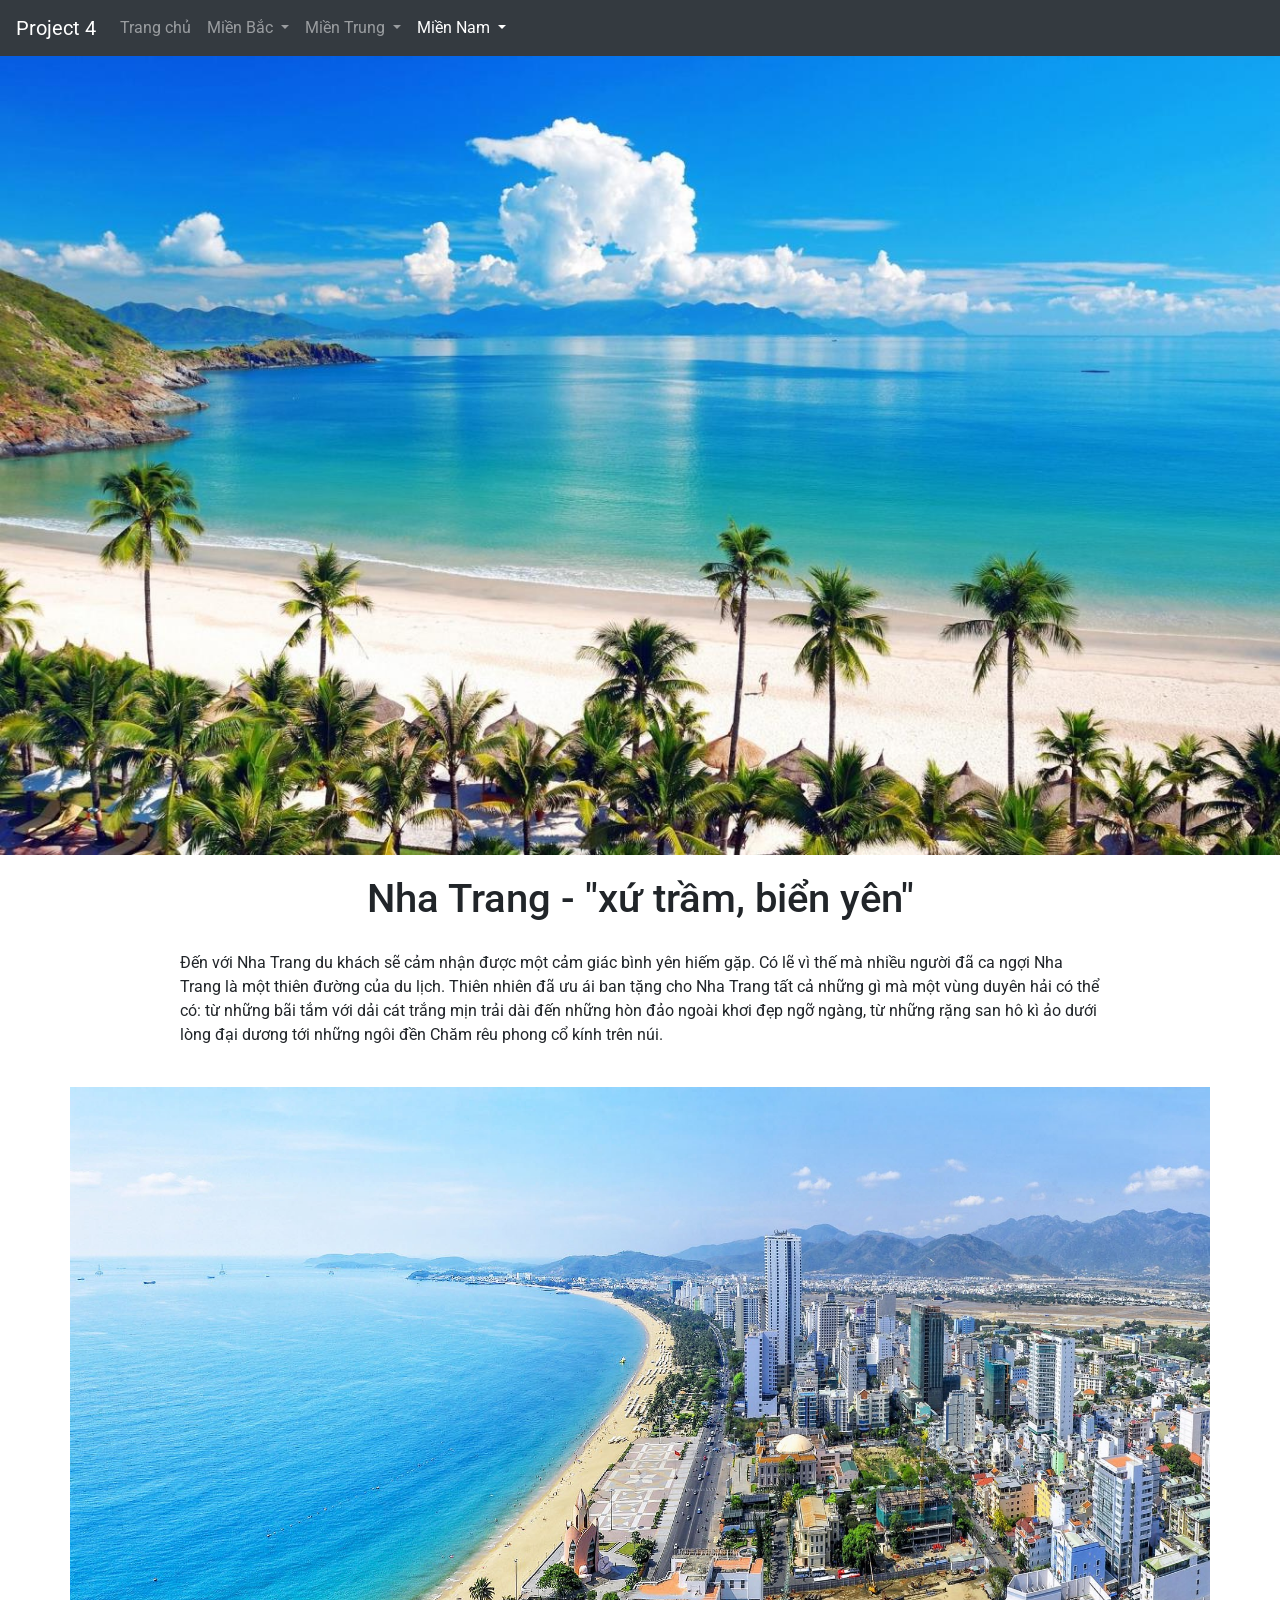
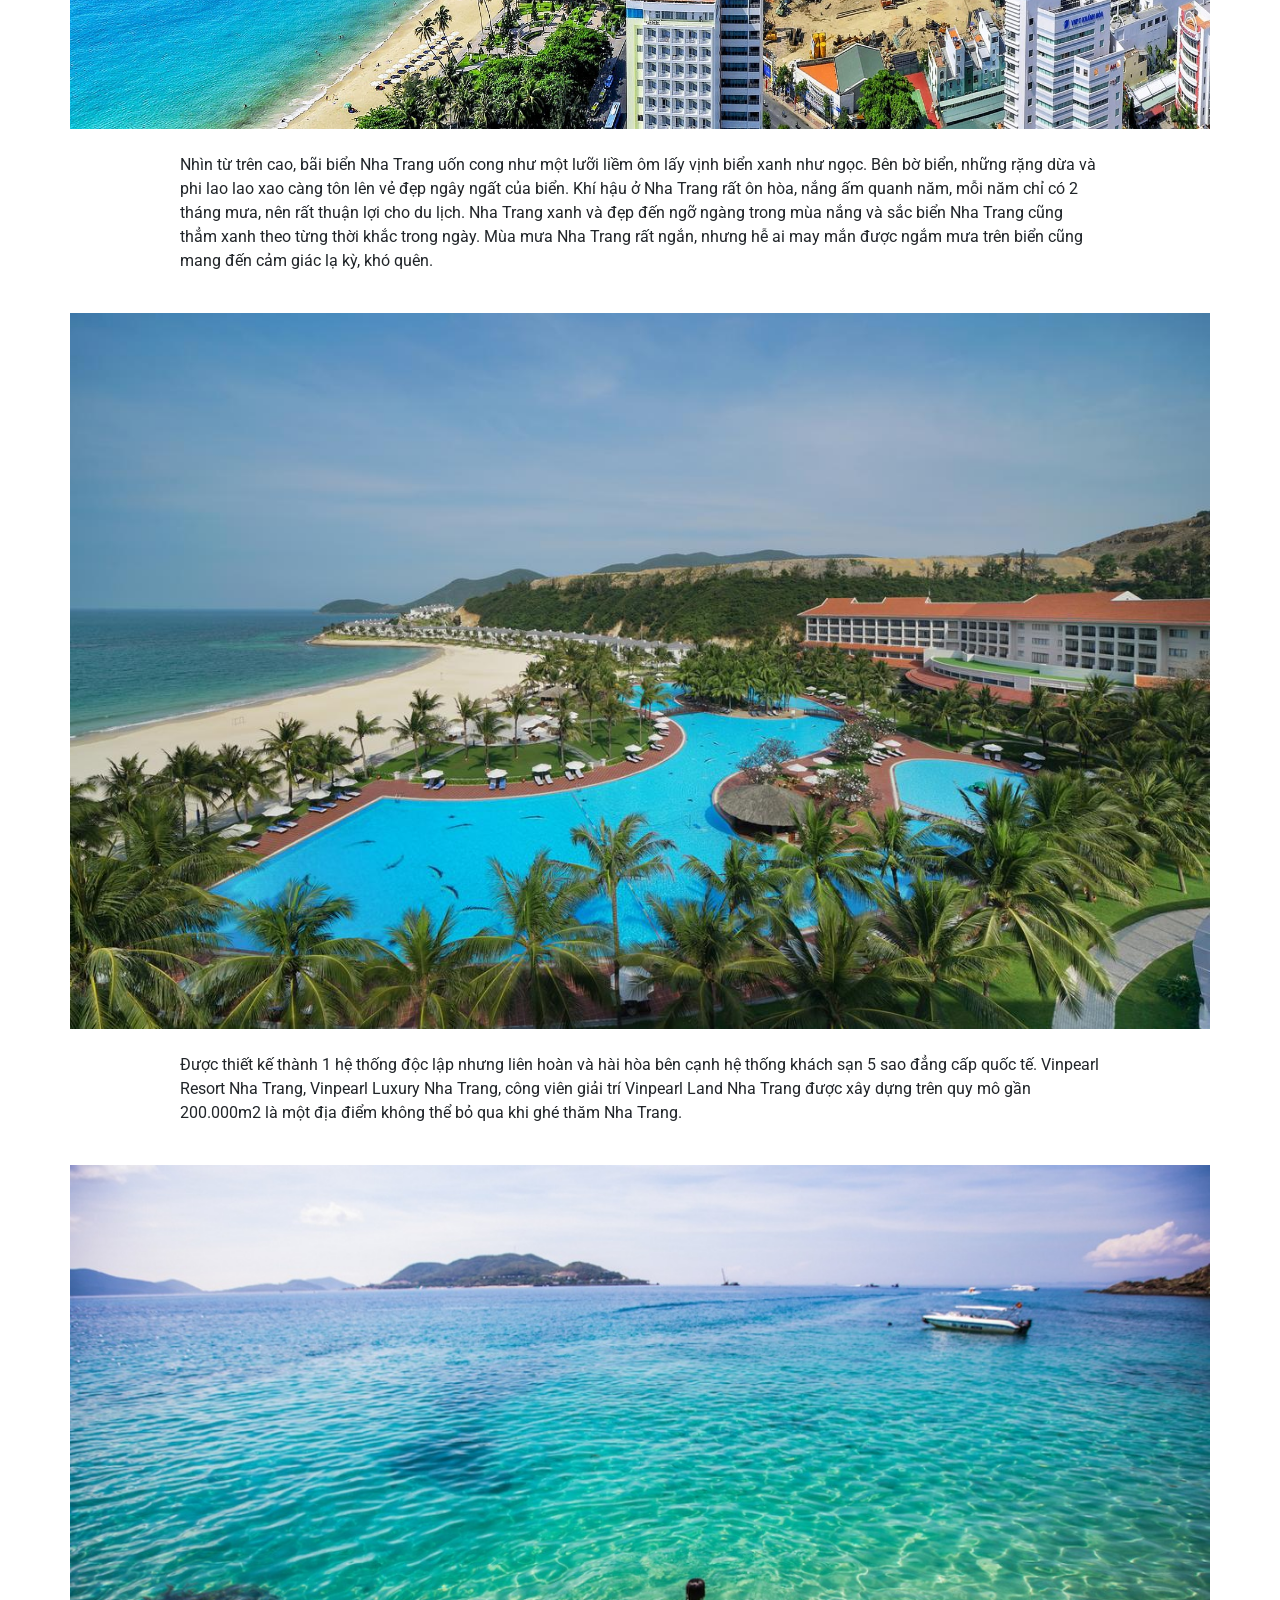
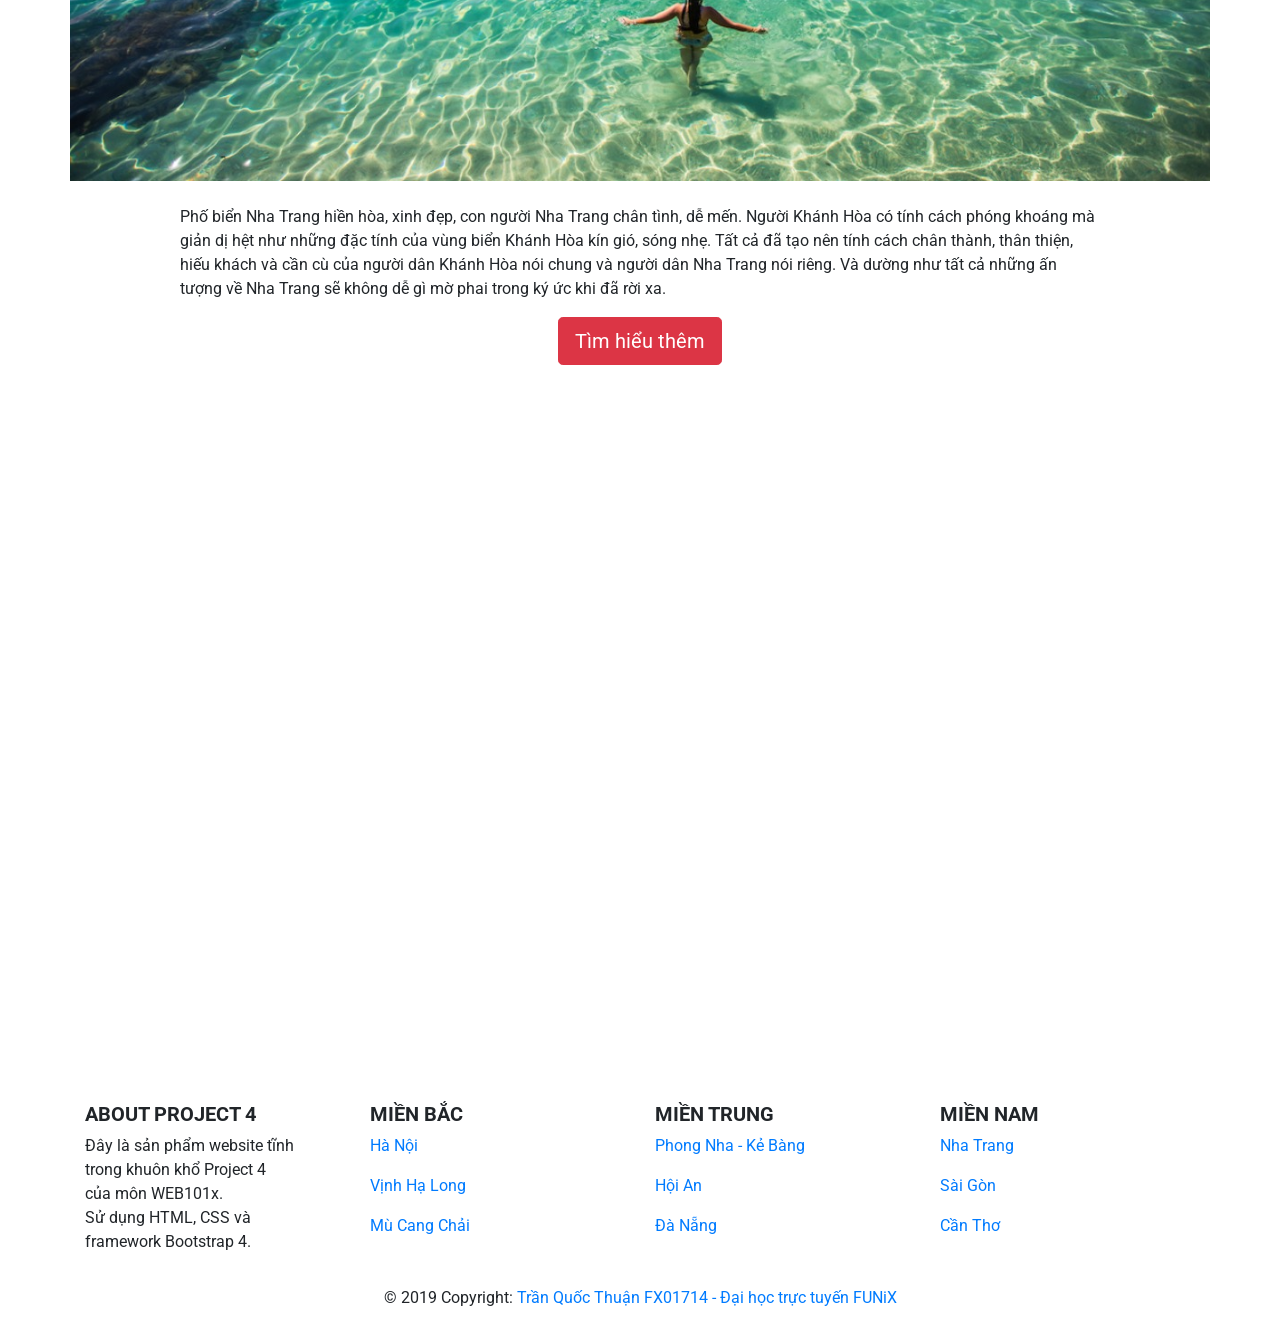
<file: nha-trang.html>
<!DOCTYPE html>
<html lang="en">
<head>
    <meta charset="UTF-8">
    <meta name="viewport" content="width=device-width, initial-scale=1.0">
    <link href="css/style.css" rel="stylesheet" type="text/css">
    <link href="https://fonts.googleapis.com/css?family=Roboto:400,500,700&display=swap&subset=vietnamese" rel="stylesheet">
    <link rel="stylesheet" href="https://maxcdn.bootstrapcdn.com/bootstrap/4.3.1/css/bootstrap.min.css">
    <script src="https://ajax.googleapis.com/ajax/libs/jquery/3.4.1/jquery.min.js"></script>
    <script src="https://cdnjs.cloudflare.com/ajax/libs/popper.js/1.14.7/umd/popper.min.js"></script>
    <script src="https://maxcdn.bootstrapcdn.com/bootstrap/4.3.1/js/bootstrap.min.js"></script>
    <title>Nha Trang - Danh lam thắng cảnh Việt Nam</title>
    <meta name="description" content="Giới thiệu danh lam thắng cảnh Việt Nam trải dài khắp 3 miền từ Bắc chí Nam.">
    <meta name="keywords" content="Danh lam thắng cảnh Việt Nam">
    <!-- Global site tag (gtag.js) - Google Analytics -->
<script async src="https://www.googletagmanager.com/gtag/js?id=UA-145349601-1"></script>
<script>
  window.dataLayer = window.dataLayer || [];
  function gtag(){dataLayer.push(arguments);}
  gtag('js', new Date());

  gtag('config', 'UA-145349601-1');
</script>

</head>
<body>
    <nav class="navbar navbar-expand-md bg-dark navbar-dark">
      <a class="navbar-brand" href="index.html">Project 4</a>
      <button class="navbar-toggler" type="button" data-toggle="collapse" data-target="#collapsibleNavbar">
        <span class="navbar-toggler-icon"></span>
      </button>
      <div class="collapse navbar-collapse" id="collapsibleNavbar">
        <ul class="navbar-nav">
          <li class="nav-item">
            <a class="nav-link" href="index.html">Trang chủ</a>
          </li>
          <li class="nav-item dropdown">
            <a class="nav-link dropdown-toggle" href="#" id="navbardrop" data-toggle="dropdown">
              Miền Bắc
            </a>
            <div class="dropdown-menu">
              <a class="dropdown-item" href="vinh-ha-long.html" target="_blank">Vịnh Hạ Long</a>
              <a class="dropdown-item" href="mu-cang-chai.html" target="_blank">Mù Cang Chải</a>
              <a class="dropdown-item" href="ha-noi.html" target="_blank">Hà Nội</a>
            </div>
          </li>
          <li class="nav-item dropdown">
            <a class="nav-link dropdown-toggle" href="#" id="navbardrop" data-toggle="dropdown">
              Miền Trung
            </a>
            <div class="dropdown-menu">
              <a class="dropdown-item" href="phong-nha-ke-bang.html" target="_blank">Phong Nha - Kẻ Bàng</a>
              <a class="dropdown-item" href="hoi-an.html" target="_blank">Hội An</a>
              <a class="dropdown-item" href="da-nang.html" target="_blank">Đà Nẵng</a>
            </div>
          </li>       
          <li class="nav-item dropdown active">
            <a class="nav-link dropdown-toggle" href="#" id="navbardrop" data-toggle="dropdown">
              Miền Nam
            </a>
            <div class="dropdown-menu">
              <a class="dropdown-item" href="nha-trang.html" target="_blank">Nha Trang</a>
              <a class="dropdown-item" href="sai-gon.html" target="_blank">Sài Gòn</a>
              <a class="dropdown-item" href="can-tho.html" target="_blank">Cần Thơ</a>
            </div>
          </li>         
        </ul>
      </div>  
    </nav>
    <div id="banner">
      <img class="img-fuild" src="Images/nha-trang-banner.jpg" alt="nha-trang" width="100%" height="auto">
    </div>
    <div class="container">
      <div class="row">
        <div class="col-sm-10 col-md-10 col-lg-10 offset-sm-1 offset-md-1 offset-lg-1">
          <h1>Nha Trang - "xứ trầm, biển yên"</h1>
          <p>Đến với Nha Trang du khách sẽ cảm nhận được một cảm giác bình yên hiếm gặp. Có lẽ vì thế mà nhiều người đã ca ngợi Nha Trang là một thiên đường của du lịch. Thiên nhiên đã ưu ái ban tặng cho Nha Trang tất cả những gì mà một vùng duyên hải có thể có: từ những bãi tắm với dải cát trắng mịn trải dài đến những hòn đảo ngoài khơi đẹp ngỡ ngàng, từ những rặng san hô kì ảo dưới lòng đại dương tới những ngôi đền Chăm rêu phong cổ kính trên núi.</p>
        </div>
      </div>
      <br>
      <div class="row">
          <img class="img-fluid" src="Images/nha-trang-2.jpg" width="100%" height="auto">
      </div>
      <br>
      <div class="row">
        <div class="col-sm-10 col-md-10 col-lg-10 offset-sm-1 offset-md-1 offset-lg-1">
          <p>Nhìn từ trên cao, bãi biển Nha Trang uốn cong như một lưỡi liềm ôm lấy vịnh biển xanh như ngọc. Bên bờ biển, những rặng dừa và phi lao lao xao càng tôn lên vẻ đẹp ngây ngất của biển. Khí hậu ở Nha Trang rất ôn hòa, nắng ấm quanh năm, mỗi năm chỉ có 2 tháng mưa, nên rất thuận lợi cho du lịch. Nha Trang xanh và đẹp đến ngỡ ngàng trong mùa nắng và sắc biển Nha Trang cũng thẳm xanh theo từng thời khắc trong ngày. Mùa mưa Nha Trang rất ngắn, nhưng hễ ai may mắn được ngắm mưa trên biển cũng mang đến cảm giác lạ kỳ, khó quên.</p>
        </div>
      </div>
      <br>
      <div class="row">
          <img class="img-fluid" src="Images/nha-trang-4.jpg" width="100%" height="auto">
      </div>
      <br>
      <div class="row">
        <div class="col-sm-10 col-md-10 col-lg-10 offset-sm-1 offset-md-1 offset-lg-1">
          <p>Được thiết kế thành 1 hệ thống độc lập nhưng liên hoàn và hài hòa bên cạnh hệ thống khách sạn 5 sao đẳng cấp quốc tế. Vinpearl Resort Nha Trang, Vinpearl Luxury Nha Trang, công viên giải trí Vinpearl Land Nha Trang được xây dựng trên quy mô gần 200.000m2 là một địa điểm không thể bỏ qua khi ghé thăm Nha Trang.</p>
        </div>
      </div>
      <br>
      <div class="row">
          <img class="img-fluid" src="Images/nha-trang-5.jpg" width="100%" height="auto">
      </div>
      <br>
      <div class="row">
        <div class="col-sm-10 col-md-10 col-lg-10 offset-sm-1 offset-md-1 offset-lg-1">
          <p>Phố biển Nha Trang hiền hòa, xinh đẹp, con người Nha Trang chân tình, dễ mến. Người Khánh Hòa có tính cách phóng khoáng mà giản dị hệt như những đặc tính của vùng biển Khánh Hòa kín gió, sóng nhẹ. Tất cả đã tạo nên tính cách chân thành, thân thiện, hiếu khách và cần cù của người dân Khánh Hòa nói chung và người dân Nha Trang nói riêng. Và dường như tất cả những ấn tượng về Nha Trang sẽ không dễ gì mờ phai trong ký ức khi đã rời xa.</p>
        </div>
      </div>
      <div class="row">
        <div class="col text-center">
          <a class="btn btn-danger btn-lg" href="https://vi.wikipedia.org/wiki/Nha_Trang" target="_blank" role="button">Tìm hiểu thêm</a>
        </div>
      </div>
      <br>
      <br>
      <div class="row">
        <div class="embed-responsive embed-responsive-16by9">
            <iframe class="embed-responsive-item" src="https://www.youtube.com/embed/wiXL60wHv9U" allowfullscreen></iframe>
        </div>  
      </div>  
    </div>
    <br>
    <footer class="page-footer font-small teal pt-4">
      <!-- Footer Text -->
      <div class="container text-center text-md-left">
         <!-- Grid row -->
         <div class="row">
            <div class="col-md-3">
              <!-- Content -->
              <h5 class="text-uppercase font-weight-bold">About Project 4</h5>
                 <p>Đây là sản phẩm website tĩnh<br> trong khuôn khổ Project 4<br> của môn WEB101x.<br> Sử dụng HTML, CSS và<br> framework Bootstrap 4.</p>
            </div>
            <!-- Grid column -->
            <hr class="clearfix w-100 d-md-none pb-3">
            <!-- Grid column -->
            <div class="col-md-3">
              <!-- Content -->
              <h5 class="text-uppercase font-weight-bold">Miền Bắc</h5>
                 <p><a href="ha-noi.html" target="_blank">Hà Nội</a></p>
                 <p><a href="vinh-ha-long.html" target="_blank">Vịnh Hạ Long</a></p>
                 <p><a href="mu-cang-chai.html" target="_blank">Mù Cang Chải</a></p>
            </div>
            <!-- Grid column -->
            <hr class="clearfix w-100 d-md-none pb-3">
            <!-- Grid column -->
            <div class="col-md-3">
              <!-- Content -->
              <h5 class="text-uppercase font-weight-bold">Miền Trung</h5>
                 <p><a href="phong-nha-ke-bang.html" target="_blank">Phong Nha - Kẻ Bàng</a></p>
                 <p><a href="hoi-an.html" target="_blank">Hội An</a></p>
                 <p><a href="da-nang.html" target="_blank">Đà Nẵng</a></p>
            </div>
            <!-- Grid column -->
            <hr class="clearfix w-100 d-md-none pb-3">
            <!-- Grid column -->
            <div class="col-md-3">
              <!-- Content -->
              <h5 class="text-uppercase font-weight-bold">Miền Nam</h5>
                 <p><a href="nha-trang.html" target="_blank">Nha Trang</a></p>
                 <p><a href="sai-gon.html" target="_blank">Sài Gòn</a></p>
                 <p><a href="can-tho.html" target="_blank">Cần Thơ</a></p>
            </div>
            <!-- Grid column -->
         </div>
         <!-- Grid row -->
      </div>
      <!-- Footer Text -->
      <!-- Copyright -->
      <div class="footer-copyright text-center py-3">© 2019 Copyright:
        <a href="#">Trần Quốc Thuận FX01714 - Đại học trực tuyến FUNiX</a>
      </div>
      <!-- Copyright -->
    </footer>
</body>
</html>
</file>
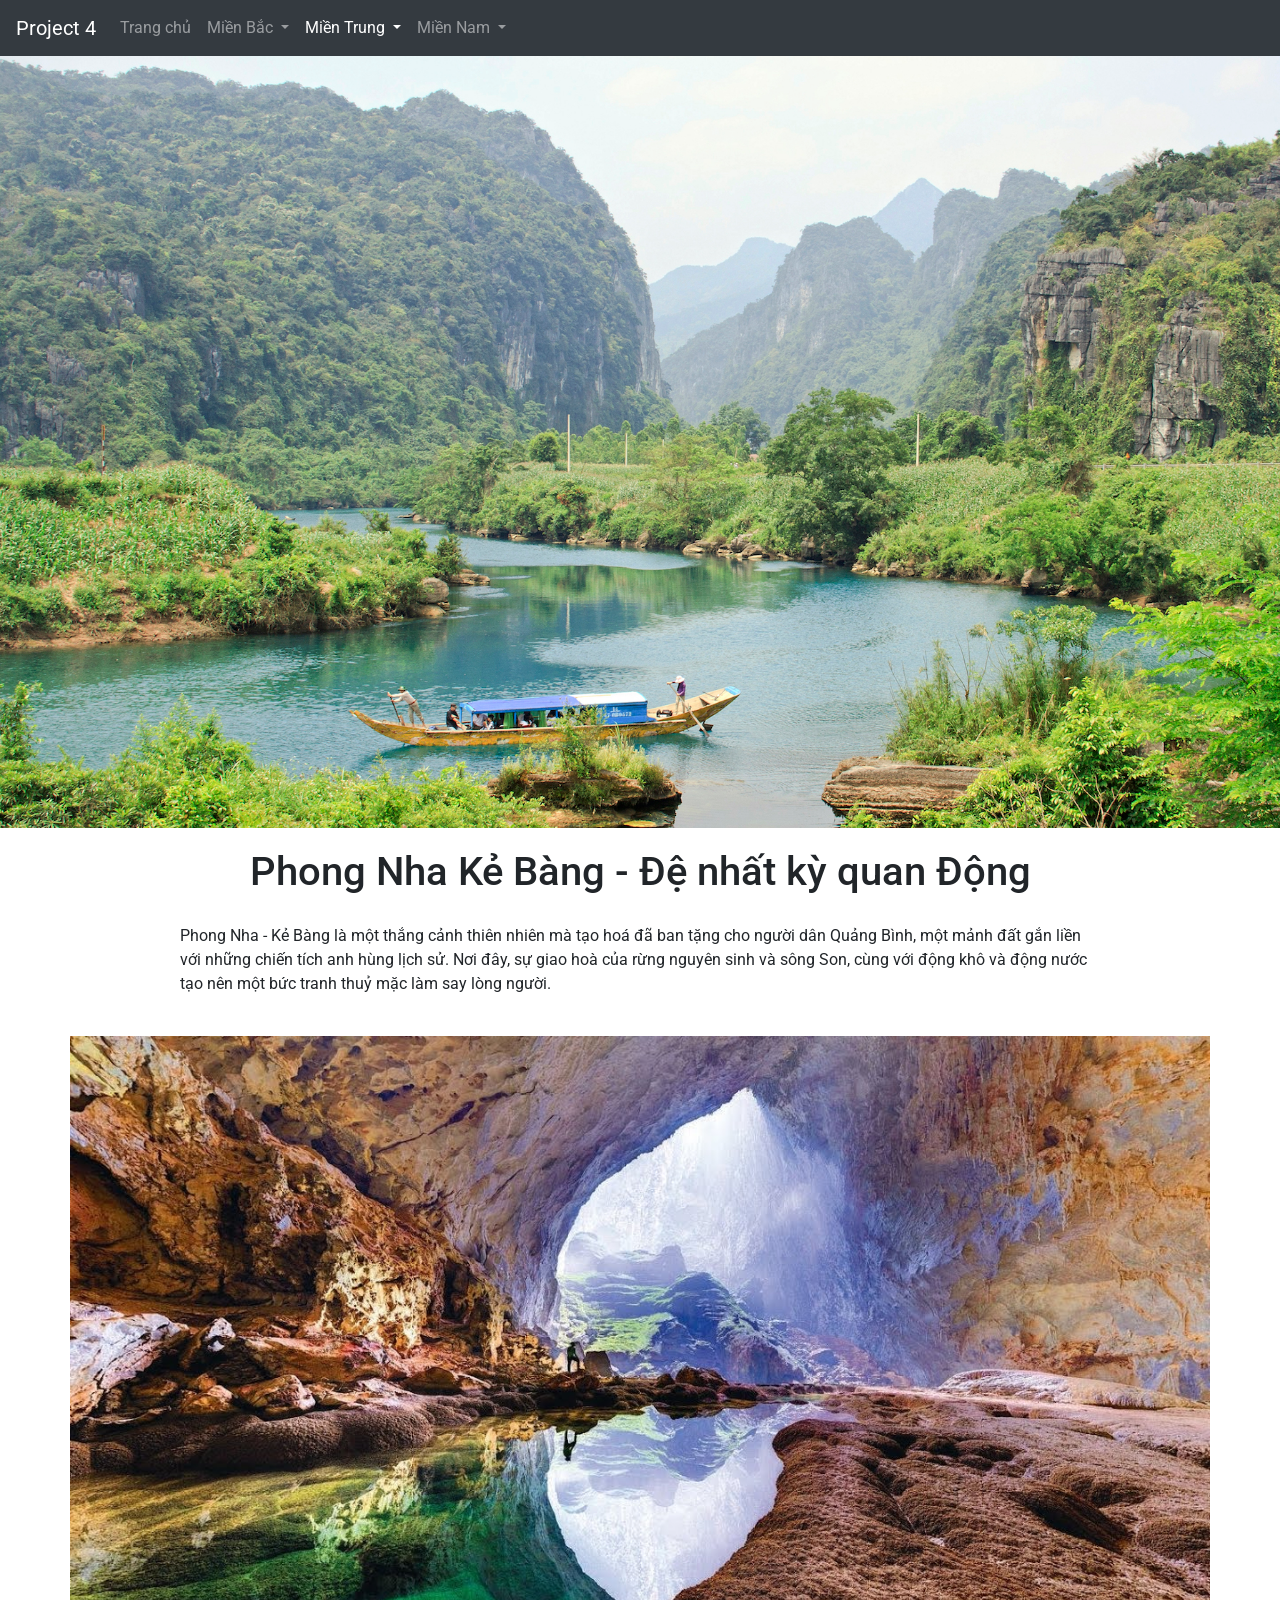
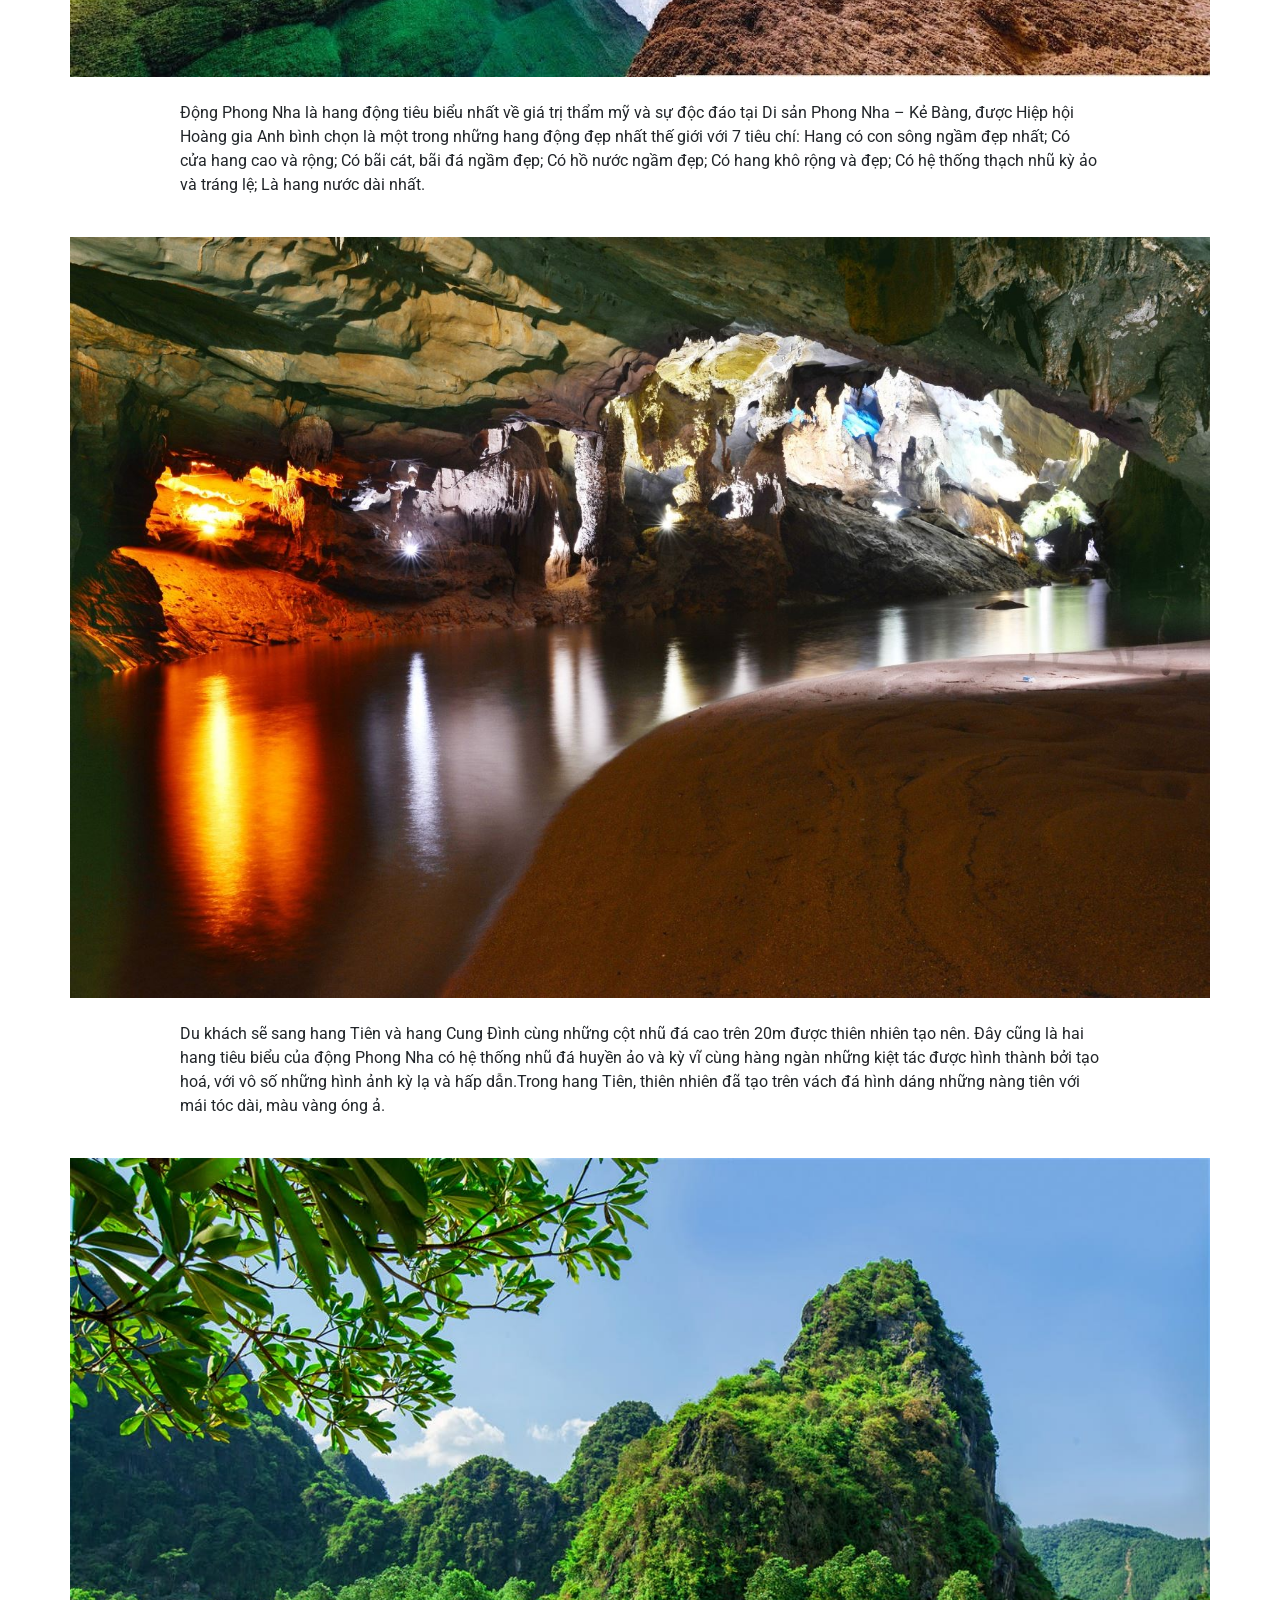
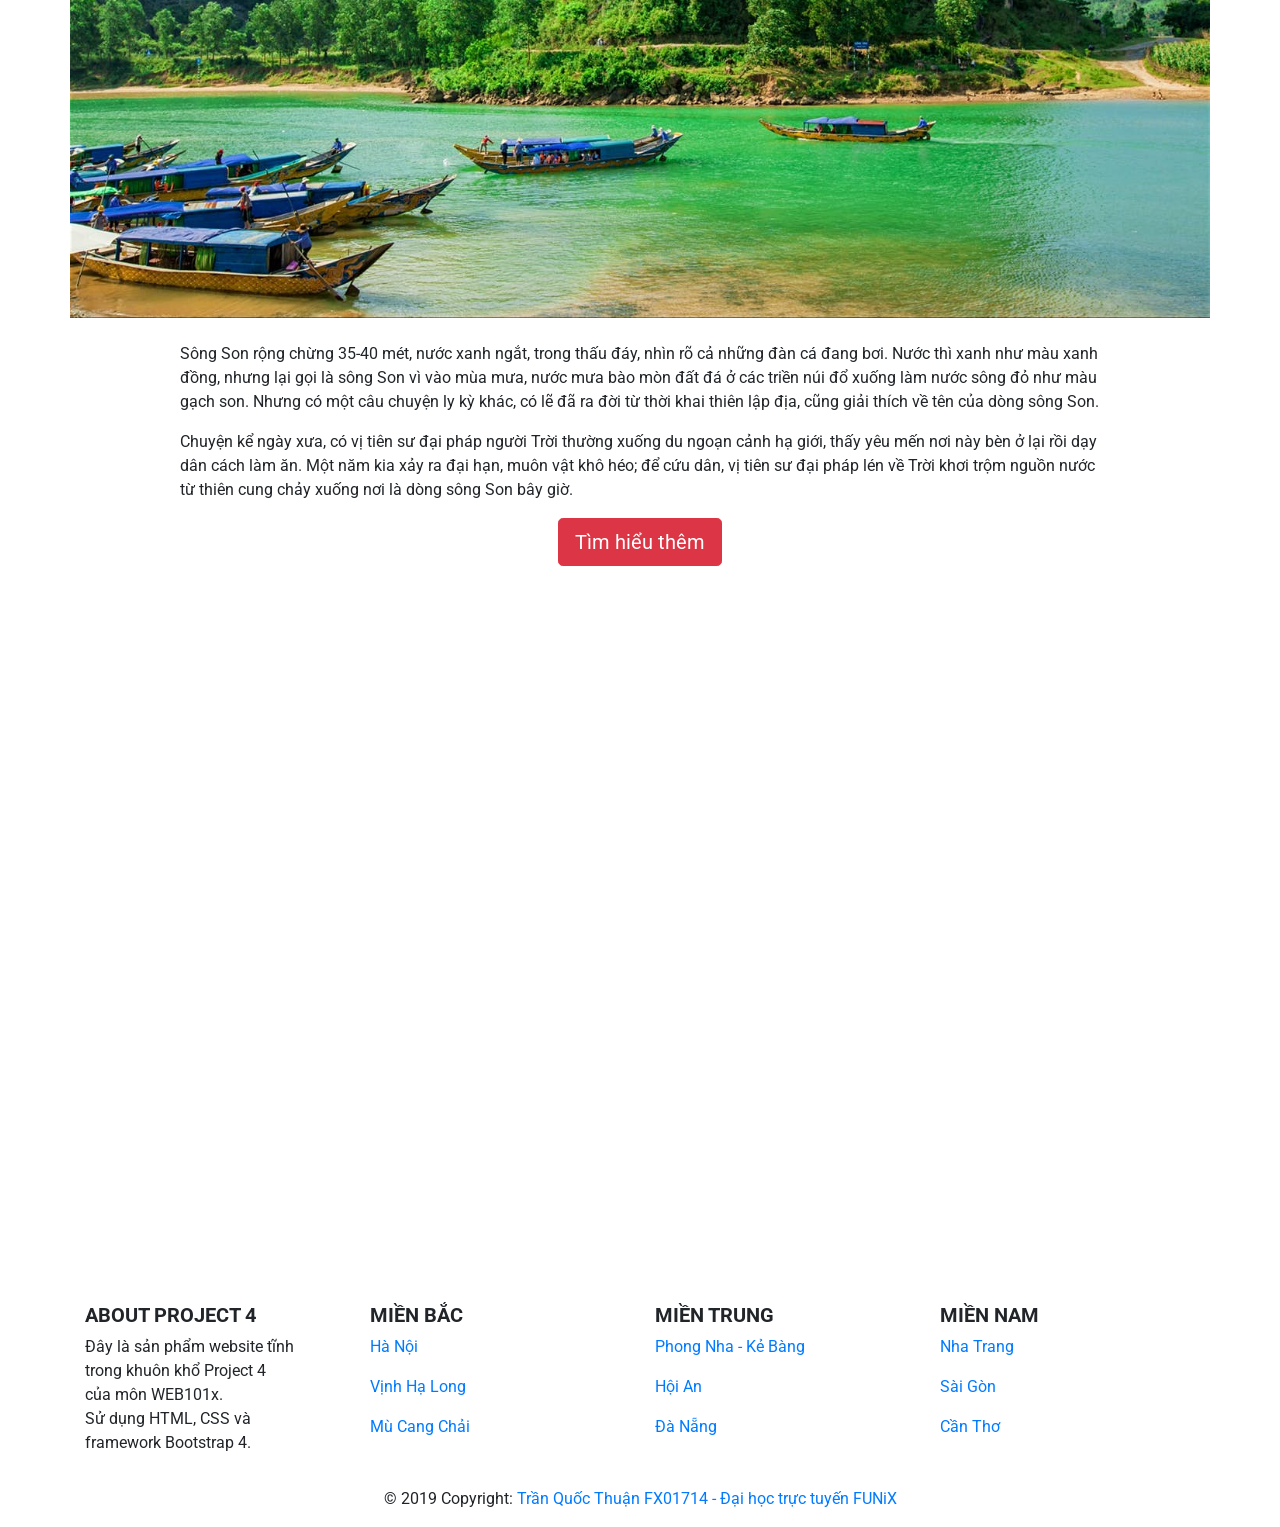
<file: phong-nha-ke-bang.html>
<!DOCTYPE html>
<html lang="en">
<head>
    <meta charset="UTF-8">
    <meta name="viewport" content="width=device-width, initial-scale=1.0">
    <link href="css/style.css" rel="stylesheet" type="text/css">
    <link href="https://fonts.googleapis.com/css?family=Roboto:400,500,700&display=swap&subset=vietnamese" rel="stylesheet">
    <link rel="stylesheet" href="https://maxcdn.bootstrapcdn.com/bootstrap/4.3.1/css/bootstrap.min.css">
    <script src="https://ajax.googleapis.com/ajax/libs/jquery/3.4.1/jquery.min.js"></script>
    <script src="https://cdnjs.cloudflare.com/ajax/libs/popper.js/1.14.7/umd/popper.min.js"></script>
    <script src="https://maxcdn.bootstrapcdn.com/bootstrap/4.3.1/js/bootstrap.min.js"></script>
    <title>Phong Nha Kẻ Bàng - Danh lam thắng cảnh Việt Nam</title>
    <meta name="description" content="Giới thiệu danh lam thắng cảnh Việt Nam trải dài khắp 3 miền từ Bắc chí Nam.">
    <meta name="keywords" content="Danh lam thắng cảnh Việt Nam">
    <!-- Global site tag (gtag.js) - Google Analytics -->
<script async src="https://www.googletagmanager.com/gtag/js?id=UA-145349601-1"></script>
<script>
  window.dataLayer = window.dataLayer || [];
  function gtag(){dataLayer.push(arguments);}
  gtag('js', new Date());

  gtag('config', 'UA-145349601-1');
</script>

</head>
<body>
    <nav class="navbar navbar-expand-md bg-dark navbar-dark">
      <a class="navbar-brand" href="index.html">Project 4</a>
      <button class="navbar-toggler" type="button" data-toggle="collapse" data-target="#collapsibleNavbar">
        <span class="navbar-toggler-icon"></span>
      </button>
      <div class="collapse navbar-collapse" id="collapsibleNavbar">
        <ul class="navbar-nav">
          <li class="nav-item">
            <a class="nav-link" href="index.html">Trang chủ</a>
          </li>
          <li class="nav-item dropdown">
            <a class="nav-link dropdown-toggle" href="#" id="navbardrop" data-toggle="dropdown">
              Miền Bắc
            </a>
            <div class="dropdown-menu">
              <a class="dropdown-item" href="vinh-ha-long.html" target="_blank">Vịnh Hạ Long</a>
              <a class="dropdown-item" href="mu-cang-chai.html" target="_blank">Mù Cang Chải</a>
              <a class="dropdown-item" href="ha-noi.html" target="_blank">Hà Nội</a>
            </div>
          </li>
          <li class="nav-item dropdown active">
            <a class="nav-link dropdown-toggle" href="#" id="navbardrop" data-toggle="dropdown">
              Miền Trung
            </a>
            <div class="dropdown-menu">
              <a class="dropdown-item" href="phong-nha-ke-bang.html" target="_blank">Phong Nha - Kẻ Bàng</a>
              <a class="dropdown-item" href="hoi-an.html" target="_blank">Hội An</a>
              <a class="dropdown-item" href="da-nang.html" target="_blank">Đà Nẵng</a>
            </div>
          </li>       
          <li class="nav-item dropdown">
            <a class="nav-link dropdown-toggle" href="#" id="navbardrop" data-toggle="dropdown">
              Miền Nam
            </a>
            <div class="dropdown-menu">
              <a class="dropdown-item" href="nha-trang.html" target="_blank">Nha Trang</a>
              <a class="dropdown-item" href="sai-gon.html" target="_blank">Sài Gòn</a>
              <a class="dropdown-item" href="can-tho.html" target="_blank">Cần Thơ</a>
            </div>
          </li>         
        </ul>
      </div>  
    </nav>
    <div id="banner">
      <img class="img-fuild" src="Images/phong-nha-ke-bang-4.jpg" alt="mù-cang-chải" width="100%" height="auto">
    </div>
    <div class="container">
      <div class="row">
        <div class="col-sm-10 col-md-10 col-lg-10 offset-sm-1 offset-md-1 offset-lg-1">
          <h1>Phong Nha Kẻ Bàng - Đệ nhất kỳ quan Động</h1>
          <p>Phong Nha - Kẻ Bàng là một thắng cảnh thiên nhiên mà tạo hoá đã ban tặng cho người dân Quảng Bình, một mảnh đất gắn liền với những chiến tích anh hùng lịch sử. Nơi đây, sự giao hoà của rừng nguyên sinh và sông Son, cùng với động khô và động nước tạo nên một bức tranh thuỷ mặc làm say lòng người.</p>
        </div>
      </div>
      <br>
      <div class="row">
          <img class="img-fluid" src="Images/phong-nha-ke-bang-5.jpg" width="100%" height="auto">
      </div>
      <br>
      <div class="row">
        <div class="col-sm-10 col-md-10 col-lg-10 offset-sm-1 offset-md-1 offset-lg-1">
          <p>Động Phong Nha là hang động tiêu biểu nhất về giá trị thẩm mỹ và sự độc đáo tại Di sản Phong Nha – Kẻ Bàng, được Hiệp hội Hoàng gia Anh bình chọn là một trong những hang động đẹp nhất thế giới với 7 tiêu chí:  Hang có con sông ngầm đẹp nhất; Có cửa hang cao và rộng; Có bãi cát, bãi đá ngầm đẹp; Có hồ nước ngầm đẹp; Có hang khô rộng và đẹp; Có hệ thống thạch nhũ kỳ ảo và tráng lệ; Là hang nước dài nhất.</p>
        </div>
      </div>
      <br>
      <div class="row">
          <img class="img-fluid" src="Images/phong-nha-ke-bang-6.jpg" width="100%" height="auto">
      </div>
      <br>
      <div class="row">
        <div class="col-sm-10 col-md-10 col-lg-10 offset-sm-1 offset-md-1 offset-lg-1">
          <p>Du khách sẽ sang hang Tiên và hang Cung Đình cùng những cột nhũ đá cao trên 20m được thiên nhiên tạo nên. Đây cũng là hai hang tiêu biểu của động Phong Nha có hệ thống nhũ đá huyền ảo và kỳ vĩ cùng hàng ngàn những kiệt tác được hình thành bởi tạo hoá, với vô số những hình ảnh kỳ lạ và hấp dẫn.Trong hang Tiên, thiên nhiên đã tạo trên vách đá hình dáng những nàng tiên với mái tóc dài, màu vàng óng ả.</p>
        </div>
      </div>
      <br>
      <div class="row">
          <img class="img-fluid" src="Images/phong-nha-ke-bang-3.jpg" width="100%" height="auto">
      </div>
      <br>
      <div class="row">
        <div class="col-sm-10 col-md-10 col-lg-10 offset-sm-1 offset-md-1 offset-lg-1">
          <p>Sông Son rộng chừng 35-40 mét, nước xanh ngắt, trong thấu đáy, nhìn rõ cả những đàn cá đang bơi. Nước thì xanh như màu xanh đồng, nhưng lại gọi là sông Son vì vào mùa mưa, nước mưa bào mòn đất đá ở các triền núi đổ xuống làm nước sông đỏ như màu gạch son. Nhưng có một câu chuyện ly kỳ khác, có lẽ đã ra đời từ thời khai thiên lập địa, cũng giải thích về tên của dòng sông Son.</p>
          <p>Chuyện kể ngày xưa, có vị tiên sư đại pháp người Trời thường xuống du ngoạn cảnh hạ giới, thấy yêu mến nơi này bèn ở lại rồi dạy dân cách làm ăn. Một năm kia xảy ra đại hạn, muôn vật khô héo; để cứu dân, vị tiên sư đại pháp lén về Trời khơi trộm nguồn nước từ thiên cung chảy xuống nơi là dòng sông Son bây giờ.</p>
        </div>
      </div>
      <div class="row">
        <div class="col text-center">
          <a class="btn btn-danger btn-lg" href="https://vi.wikipedia.org/wiki/V%C6%B0%E1%BB%9Dn_qu%E1%BB%91c_gia_Phong_Nha_-_K%E1%BA%BB_B%C3%A0ng" target="_blank" role="button">Tìm hiểu thêm</a>
        </div>
      </div>
      <br>
      <br>
      <div class="row">
        <div class="embed-responsive embed-responsive-16by9">
            <iframe class="embed-responsive-item" src="https://www.youtube.com/embed/V2LjcHNtz8g" allowfullscreen></iframe>
        </div>  
      </div>  
    </div>
    <br>
    <footer class="page-footer font-small teal pt-4">
      <!-- Footer Text -->
      <div class="container text-center text-md-left">
         <!-- Grid row -->
         <div class="row">
            <div class="col-md-3">
              <!-- Content -->
              <h5 class="text-uppercase font-weight-bold">About Project 4</h5>
                 <p>Đây là sản phẩm website tĩnh<br> trong khuôn khổ Project 4<br> của môn WEB101x.<br> Sử dụng HTML, CSS và<br> framework Bootstrap 4.</p>
            </div>
            <!-- Grid column -->
            <hr class="clearfix w-100 d-md-none pb-3">
            <!-- Grid column -->
            <div class="col-md-3">
              <!-- Content -->
              <h5 class="text-uppercase font-weight-bold">Miền Bắc</h5>
                 <p><a href="ha-noi.html" target="_blank">Hà Nội</a></p>
                 <p><a href="vinh-ha-long.html" target="_blank">Vịnh Hạ Long</a></p>
                 <p><a href="mu-cang-chai.html" target="_blank">Mù Cang Chải</a></p>
            </div>
            <!-- Grid column -->
            <hr class="clearfix w-100 d-md-none pb-3">
            <!-- Grid column -->
            <div class="col-md-3">
              <!-- Content -->
              <h5 class="text-uppercase font-weight-bold">Miền Trung</h5>
                 <p><a href="phong-nha-ke-bang.html" target="_blank">Phong Nha - Kẻ Bàng</a></p>
                 <p><a href="hoi-an.html" target="_blank">Hội An</a></p>
                 <p><a href="da-nang.html" target="_blank">Đà Nẵng</a></p>
            </div>
            <!-- Grid column -->
            <hr class="clearfix w-100 d-md-none pb-3">
            <!-- Grid column -->
            <div class="col-md-3">
              <!-- Content -->
              <h5 class="text-uppercase font-weight-bold">Miền Nam</h5>
                 <p><a href="nha-trang.html" target="_blank">Nha Trang</a></p>
                 <p><a href="sai-gon.html" target="_blank">Sài Gòn</a></p>
                 <p><a href="can-tho.html" target="_blank">Cần Thơ</a></p>
            </div>
            <!-- Grid column -->
         </div>
         <!-- Grid row -->
      </div>
      <!-- Footer Text -->
      <!-- Copyright -->
      <div class="footer-copyright text-center py-3">© 2019 Copyright:
        <a href="#">Trần Quốc Thuận FX01714 - Đại học trực tuyến FUNiX</a>
      </div>
      <!-- Copyright -->
    </footer>
</body>
</html>
</file>
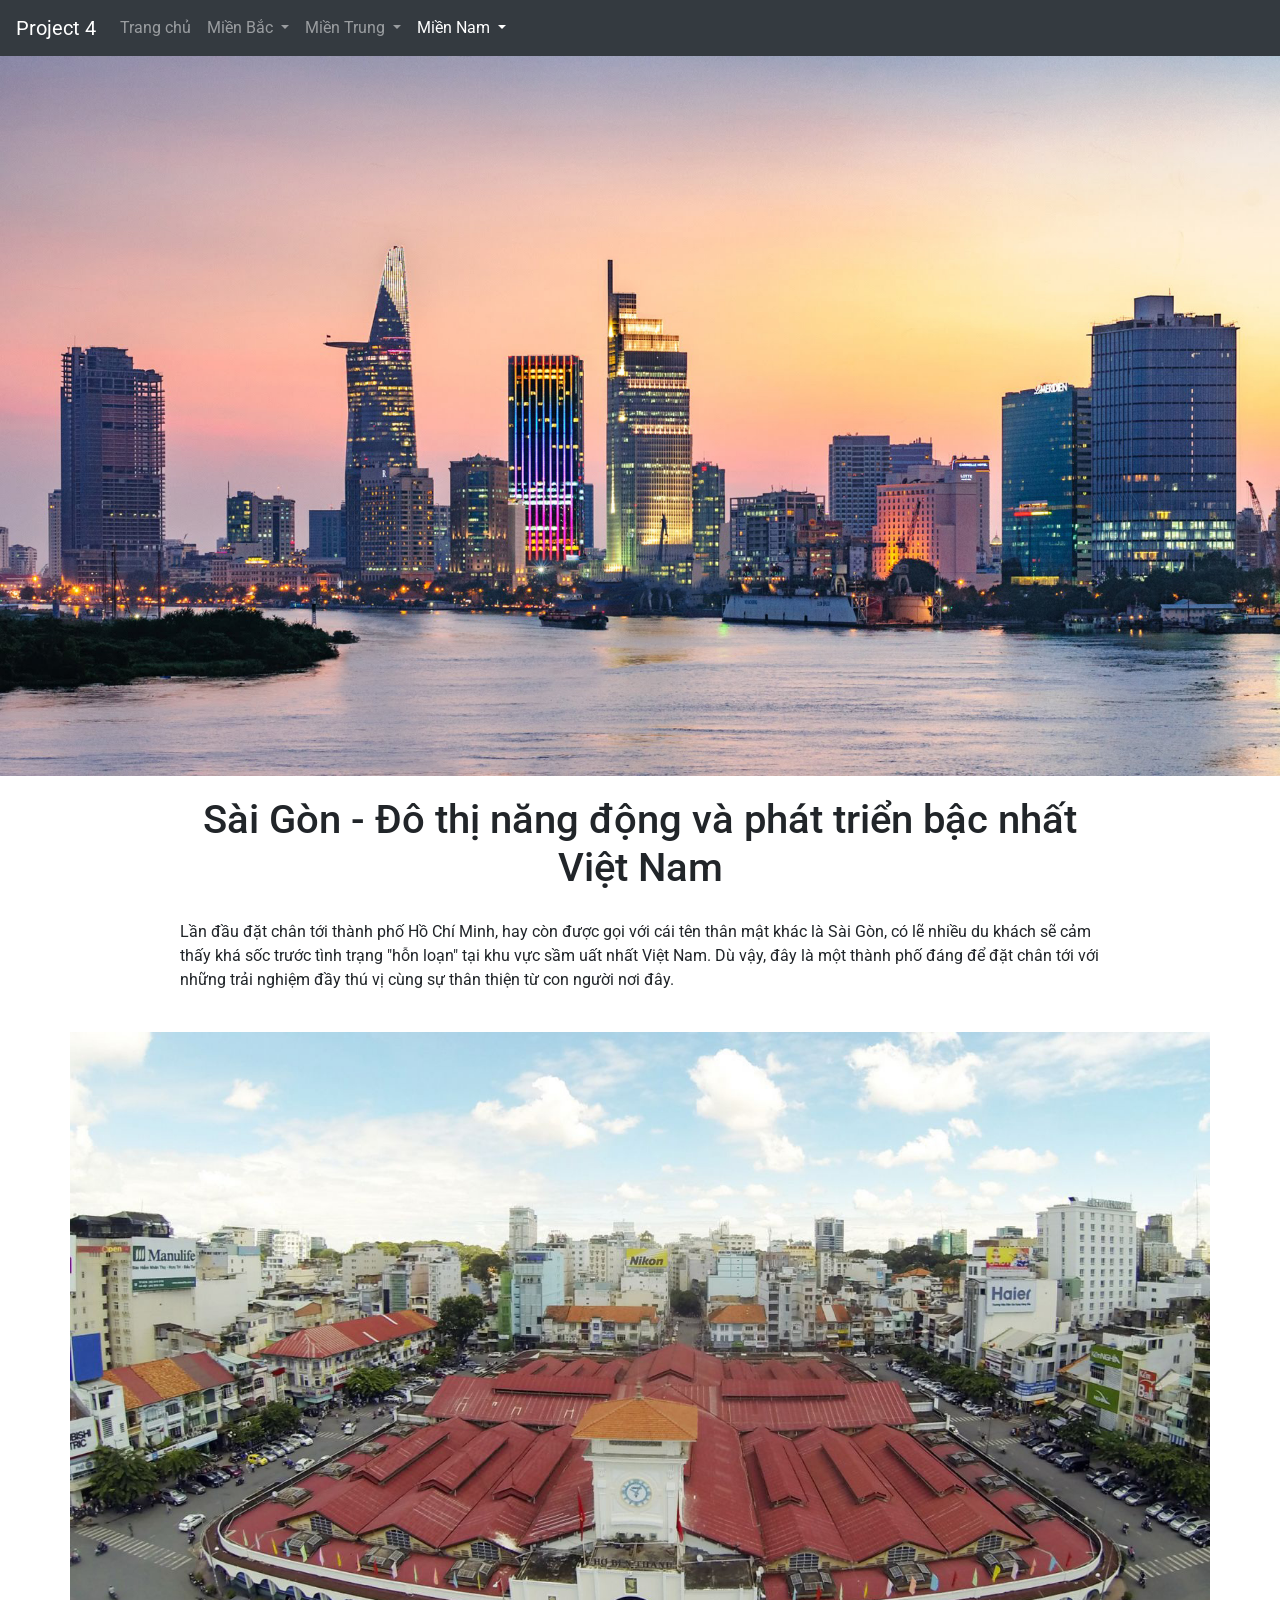
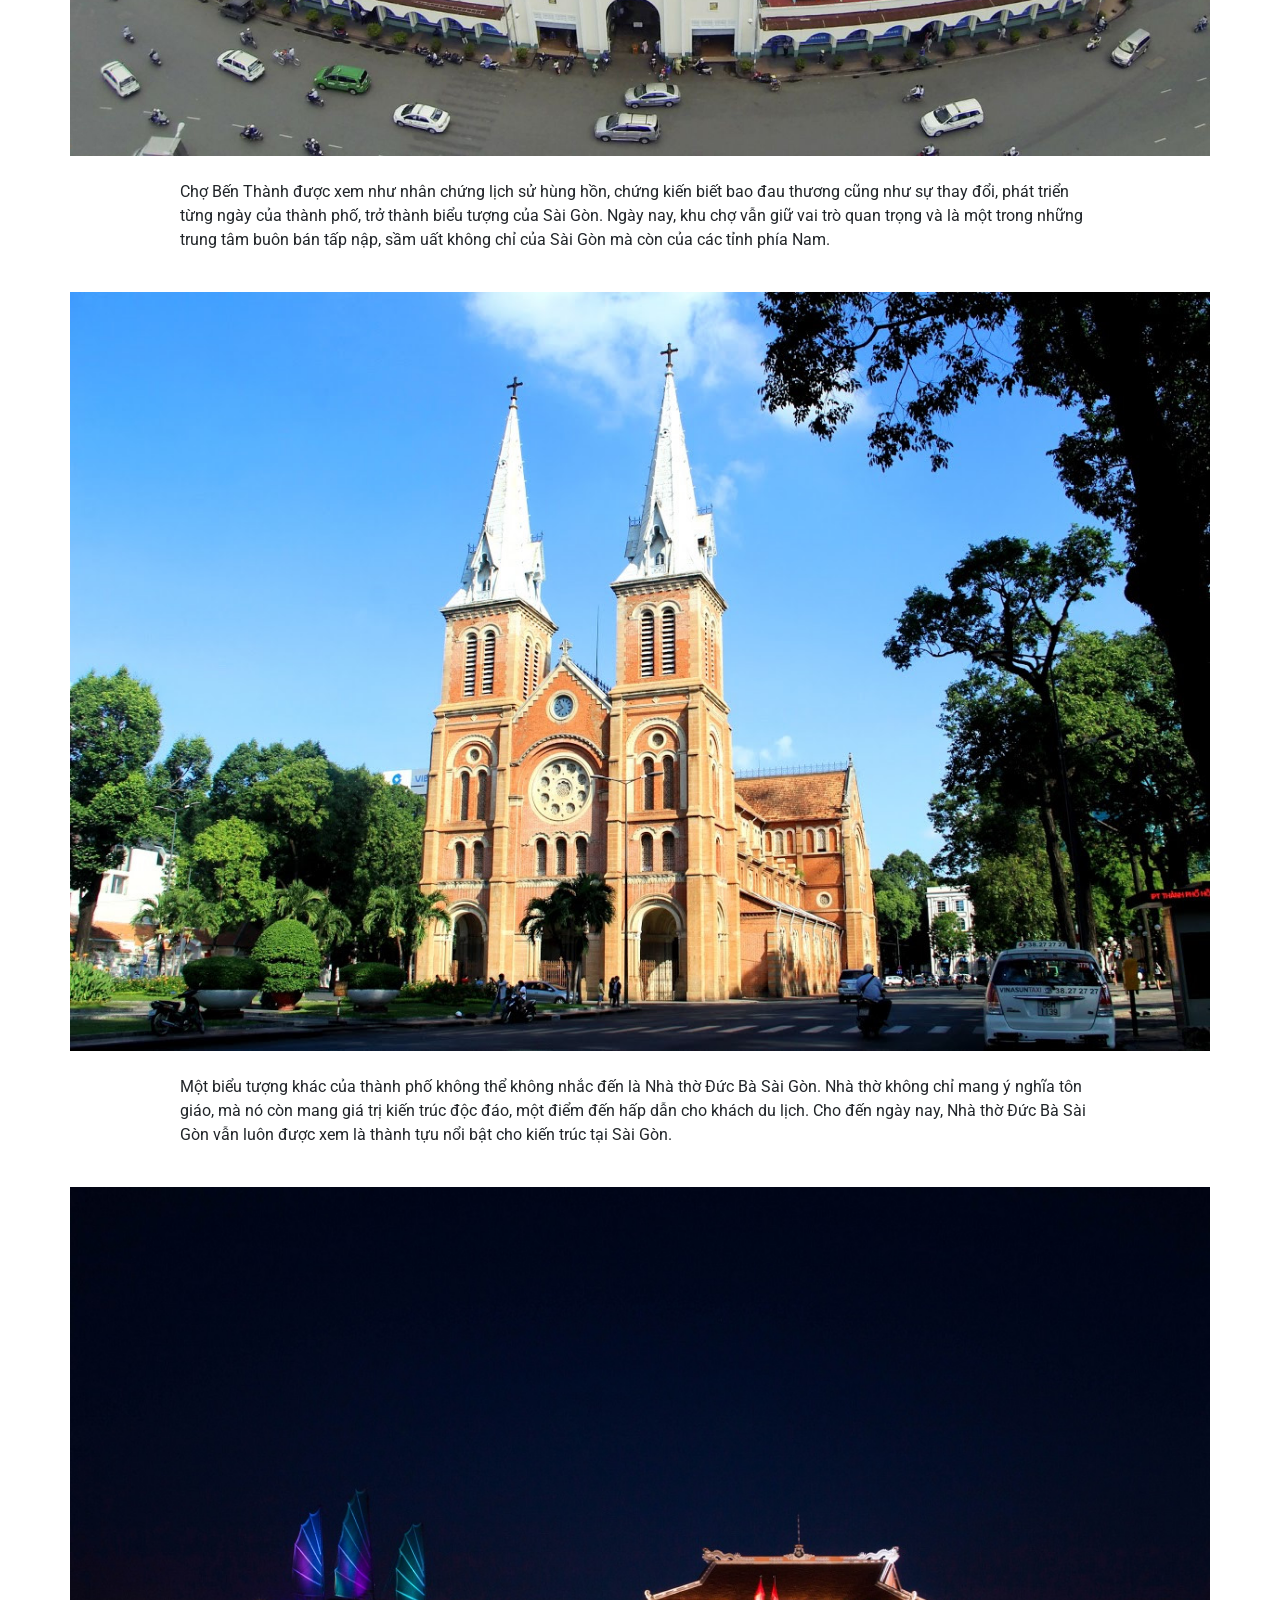
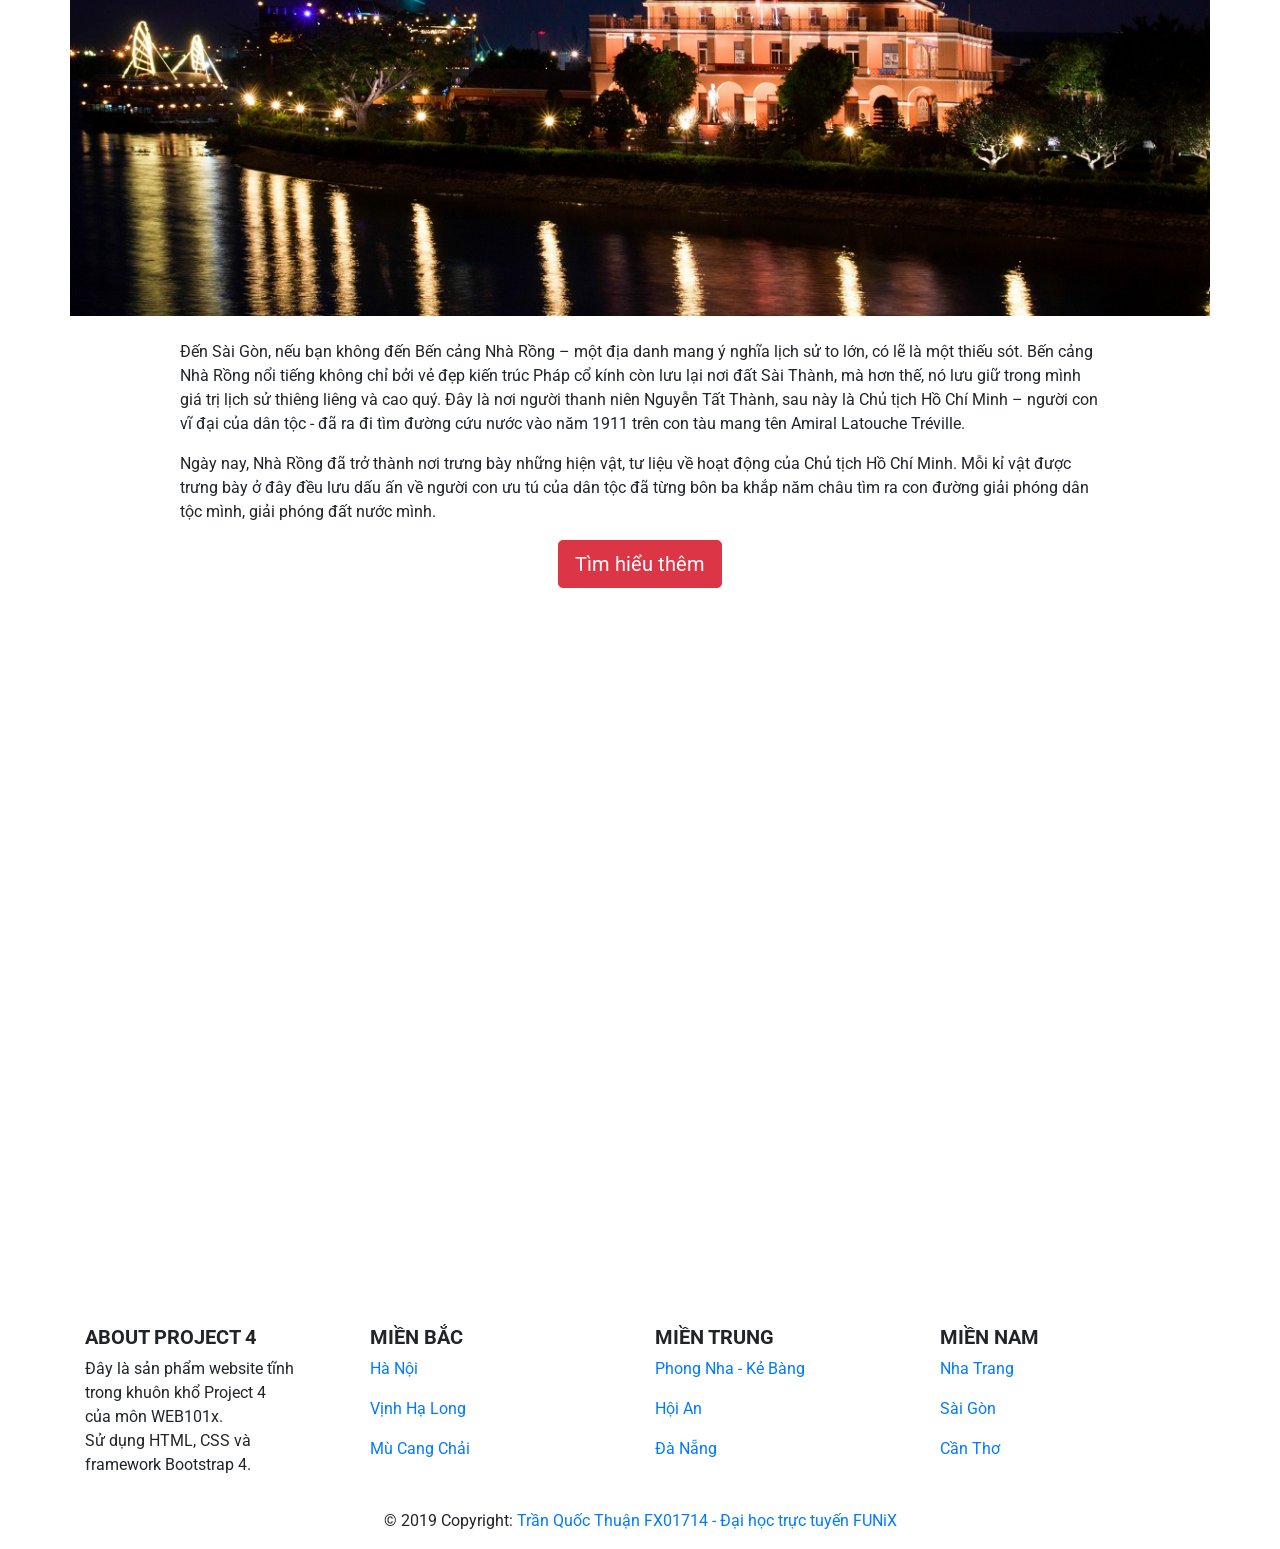
<file: sai-gon.html>
<!DOCTYPE html>
<html lang="en">
<head>
    <meta charset="UTF-8">
    <meta name="viewport" content="width=device-width, initial-scale=1.0">
    <link href="css/style.css" rel="stylesheet" type="text/css">
    <link href="https://fonts.googleapis.com/css?family=Roboto:400,500,700&display=swap&subset=vietnamese" rel="stylesheet">
    <link rel="stylesheet" href="https://maxcdn.bootstrapcdn.com/bootstrap/4.3.1/css/bootstrap.min.css">
    <script src="https://ajax.googleapis.com/ajax/libs/jquery/3.4.1/jquery.min.js"></script>
    <script src="https://cdnjs.cloudflare.com/ajax/libs/popper.js/1.14.7/umd/popper.min.js"></script>
    <script src="https://maxcdn.bootstrapcdn.com/bootstrap/4.3.1/js/bootstrap.min.js"></script>
    <title>Sài Gòn - Danh lam thắng cảnh Việt Nam</title>
    <meta name="description" content="Giới thiệu danh lam thắng cảnh Việt Nam trải dài khắp 3 miền từ Bắc chí Nam.">
    <meta name="keywords" content="Danh lam thắng cảnh Việt Nam">
    <!-- Global site tag (gtag.js) - Google Analytics -->
<script async src="https://www.googletagmanager.com/gtag/js?id=UA-145349601-1"></script>
<script>
  window.dataLayer = window.dataLayer || [];
  function gtag(){dataLayer.push(arguments);}
  gtag('js', new Date());

  gtag('config', 'UA-145349601-1');
</script>

</head>
<body>
    <nav class="navbar navbar-expand-md bg-dark navbar-dark">
      <a class="navbar-brand" href="index.html">Project 4</a>
      <button class="navbar-toggler" type="button" data-toggle="collapse" data-target="#collapsibleNavbar">
        <span class="navbar-toggler-icon"></span>
      </button>
      <div class="collapse navbar-collapse" id="collapsibleNavbar">
        <ul class="navbar-nav">
          <li class="nav-item">
            <a class="nav-link" href="index.html">Trang chủ</a>
          </li>
          <li class="nav-item dropdown">
            <a class="nav-link dropdown-toggle" href="#" id="navbardrop" data-toggle="dropdown">
              Miền Bắc
            </a>
            <div class="dropdown-menu">
              <a class="dropdown-item" href="vinh-ha-long.html" target="_blank">Vịnh Hạ Long</a>
              <a class="dropdown-item" href="mu-cang-chai.html" target="_blank">Mù Cang Chải</a>
              <a class="dropdown-item" href="ha-noi.html" target="_blank">Hà Nội</a>
            </div>
          </li>
          <li class="nav-item dropdown">
            <a class="nav-link dropdown-toggle" href="#" id="navbardrop" data-toggle="dropdown">
              Miền Trung
            </a>
            <div class="dropdown-menu">
              <a class="dropdown-item" href="phong-nha-ke-bang.html" target="_blank">Phong Nha - Kẻ Bàng</a>
              <a class="dropdown-item" href="hoi-an.html" target="_blank">Hội An</a>
              <a class="dropdown-item" href="da-nang.html" target="_blank">Đà Nẵng</a>
            </div>
          </li>       
          <li class="nav-item dropdown active">
            <a class="nav-link dropdown-toggle" href="#" id="navbardrop" data-toggle="dropdown">
              Miền Nam
            </a>
            <div class="dropdown-menu">
              <a class="dropdown-item" href="nha-trang.html" target="_blank">Nha Trang</a>
              <a class="dropdown-item" href="sai-gon.html" target="_blank">Sài Gòn</a>
              <a class="dropdown-item" href="can-tho.html" target="_blank">Cần Thơ</a>
            </div>
          </li>         
        </ul>
      </div>  
    </nav>
    <div id="banner">
      <img class="img-fuild" src="Images/sai-gon-banner.jpg" alt="sài-gòn" width="100%" height="auto">
    </div>
    <div class="container">
      <div class="row">
        <div class="col-sm-10 col-md-10 col-lg-10 offset-sm-1 offset-md-1 offset-lg-1">
          <h1>Sài Gòn - Đô thị năng động và phát triển bậc nhất Việt Nam</h1>
          <p>Lần đầu đặt chân tới thành phố Hồ Chí Minh, hay còn được gọi với cái tên thân mật khác là Sài Gòn, có lẽ nhiều du khách sẽ cảm thấy khá sốc trước tình trạng "hỗn loạn" tại khu vực sầm uất nhất Việt Nam. Dù vậy, đây là một thành phố đáng để đặt chân tới với những trải nghiệm đầy thú vị cùng sự thân thiện từ con người nơi đây. </p>
        </div>
      </div>
      <br>
      <div class="row">
          <img class="img-fluid" src="Images/sai-gon-2.jpg" width="100%" height="auto">
      </div>
      <br>
      <div class="row">
        <div class="col-sm-10 col-md-10 col-lg-10 offset-sm-1 offset-md-1 offset-lg-1">
          <p>Chợ Bến Thành được xem như nhân chứng lịch sử hùng hồn, chứng kiến biết bao đau thương cũng như sự thay đổi, phát triển từng ngày của thành phố, trở thành biểu tượng của Sài Gòn. Ngày nay, khu chợ vẫn giữ vai trò quan trọng và là một trong những trung tâm buôn bán tấp nập, sầm uất không chỉ của Sài Gòn mà còn của các tỉnh phía Nam.</p>
        </div>
      </div>
      <br>
      <div class="row">
          <img class="img-fluid" src="Images/sai-gon-3.jpg" width="100%" height="auto">
      </div>
      <br>
      <div class="row">
        <div class="col-sm-10 col-md-10 col-lg-10 offset-sm-1 offset-md-1 offset-lg-1">
          <p>Một biểu tượng khác của thành phố không thể không nhắc đến là Nhà thờ Đức Bà Sài Gòn. Nhà thờ không chỉ mang ý nghĩa tôn giáo, mà nó còn mang giá trị kiến trúc độc đáo, một điểm đến hấp dẫn cho khách du lịch. Cho đến ngày nay, Nhà thờ Đức Bà Sài Gòn vẫn luôn được xem là thành tựu nổi bật cho kiến trúc tại Sài Gòn.</p>
        </div>
      </div>
      <br>
      <div class="row">
          <img class="img-fluid" src="Images/sai-gon-5.jpg" width="100%" height="auto">
      </div>
      <br>
      <div class="row">
        <div class="col-sm-10 col-md-10 col-lg-10 offset-sm-1 offset-md-1 offset-lg-1">
          <p>Đến Sài Gòn, nếu bạn không đến Bến cảng Nhà Rồng – một địa danh mang ý nghĩa lịch sử to lớn, có lẽ là một thiếu sót. Bến cảng Nhà Rồng nổi tiếng không chỉ bởi vẻ đẹp kiến trúc Pháp cổ kính còn lưu lại nơi đất Sài Thành, mà hơn thế, nó lưu giữ trong mình giá trị lịch sử thiêng liêng và cao quý. Đây là nơi người thanh niên Nguyễn Tất Thành, sau này là Chủ tịch Hồ Chí Minh – người con vĩ đại của dân tộc - đã ra đi tìm đường cứu nước vào năm 1911 trên con tàu mang tên Amiral Latouche Tréville.</p>
          <p>Ngày nay, Nhà Rồng đã trở thành nơi trưng bày những hiện vật, tư liệu về hoạt động của Chủ tịch Hồ Chí Minh. Mỗi kỉ vật được trưng bày ở đây đều lưu dấu ấn về người con ưu tú của dân tộc đã từng bôn ba khắp năm châu tìm ra con đường giải phóng dân tộc mình, giải phóng đất nước mình.</p>
        </div>
      </div>
      <div class="row">
        <div class="col text-center">
          <a class="btn btn-danger btn-lg" href="https://vi.wikipedia.org/wiki/Th%C3%A0nh_ph%E1%BB%91_H%E1%BB%93_Ch%C3%AD_Minh" target="_blank" role="button">Tìm hiểu thêm</a>
        </div>
      </div>
      <br>
      <br>
      <div class="row">
        <div class="embed-responsive embed-responsive-16by9">
            <iframe class="embed-responsive-item" src="https://www.youtube.com/embed/3KDtWI2-cwY" allowfullscreen></iframe>
        </div>  
      </div>  
    </div>
    <br>
    <footer class="page-footer font-small teal pt-4">
      <!-- Footer Text -->
      <div class="container text-center text-md-left">
         <!-- Grid row -->
         <div class="row">
            <div class="col-md-3">
              <!-- Content -->
              <h5 class="text-uppercase font-weight-bold">About Project 4</h5>
                 <p>Đây là sản phẩm website tĩnh<br> trong khuôn khổ Project 4<br> của môn WEB101x.<br> Sử dụng HTML, CSS và<br> framework Bootstrap 4.</p>
            </div>
            <!-- Grid column -->
            <hr class="clearfix w-100 d-md-none pb-3">
            <!-- Grid column -->
            <div class="col-md-3">
              <!-- Content -->
              <h5 class="text-uppercase font-weight-bold">Miền Bắc</h5>
                 <p><a href="ha-noi.html" target="_blank">Hà Nội</a></p>
                 <p><a href="vinh-ha-long.html" target="_blank">Vịnh Hạ Long</a></p>
                 <p><a href="mu-cang-chai.html" target="_blank">Mù Cang Chải</a></p>
            </div>
            <!-- Grid column -->
            <hr class="clearfix w-100 d-md-none pb-3">
            <!-- Grid column -->
            <div class="col-md-3">
              <!-- Content -->
              <h5 class="text-uppercase font-weight-bold">Miền Trung</h5>
                 <p><a href="phong-nha-ke-bang.html" target="_blank">Phong Nha - Kẻ Bàng</a></p>
                 <p><a href="hoi-an.html" target="_blank">Hội An</a></p>
                 <p><a href="da-nang.html" target="_blank">Đà Nẵng</a></p>
            </div>
            <!-- Grid column -->
            <hr class="clearfix w-100 d-md-none pb-3">
            <!-- Grid column -->
            <div class="col-md-3">
              <!-- Content -->
              <h5 class="text-uppercase font-weight-bold">Miền Nam</h5>
                 <p><a href="nha-trang.html" target="_blank">Nha Trang</a></p>
                 <p><a href="sai-gon.html" target="_blank">Sài Gòn</a></p>
                 <p><a href="can-tho.html" target="_blank">Cần Thơ</a></p>
            </div>
            <!-- Grid column -->
         </div>
         <!-- Grid row -->
      </div>
      <!-- Footer Text -->
      <!-- Copyright -->
      <div class="footer-copyright text-center py-3">© 2019 Copyright:
        <a href="#">Trần Quốc Thuận FX01714 - Đại học trực tuyến FUNiX</a>
      </div>
      <!-- Copyright -->
    </footer>
</body>
</html>
</file>
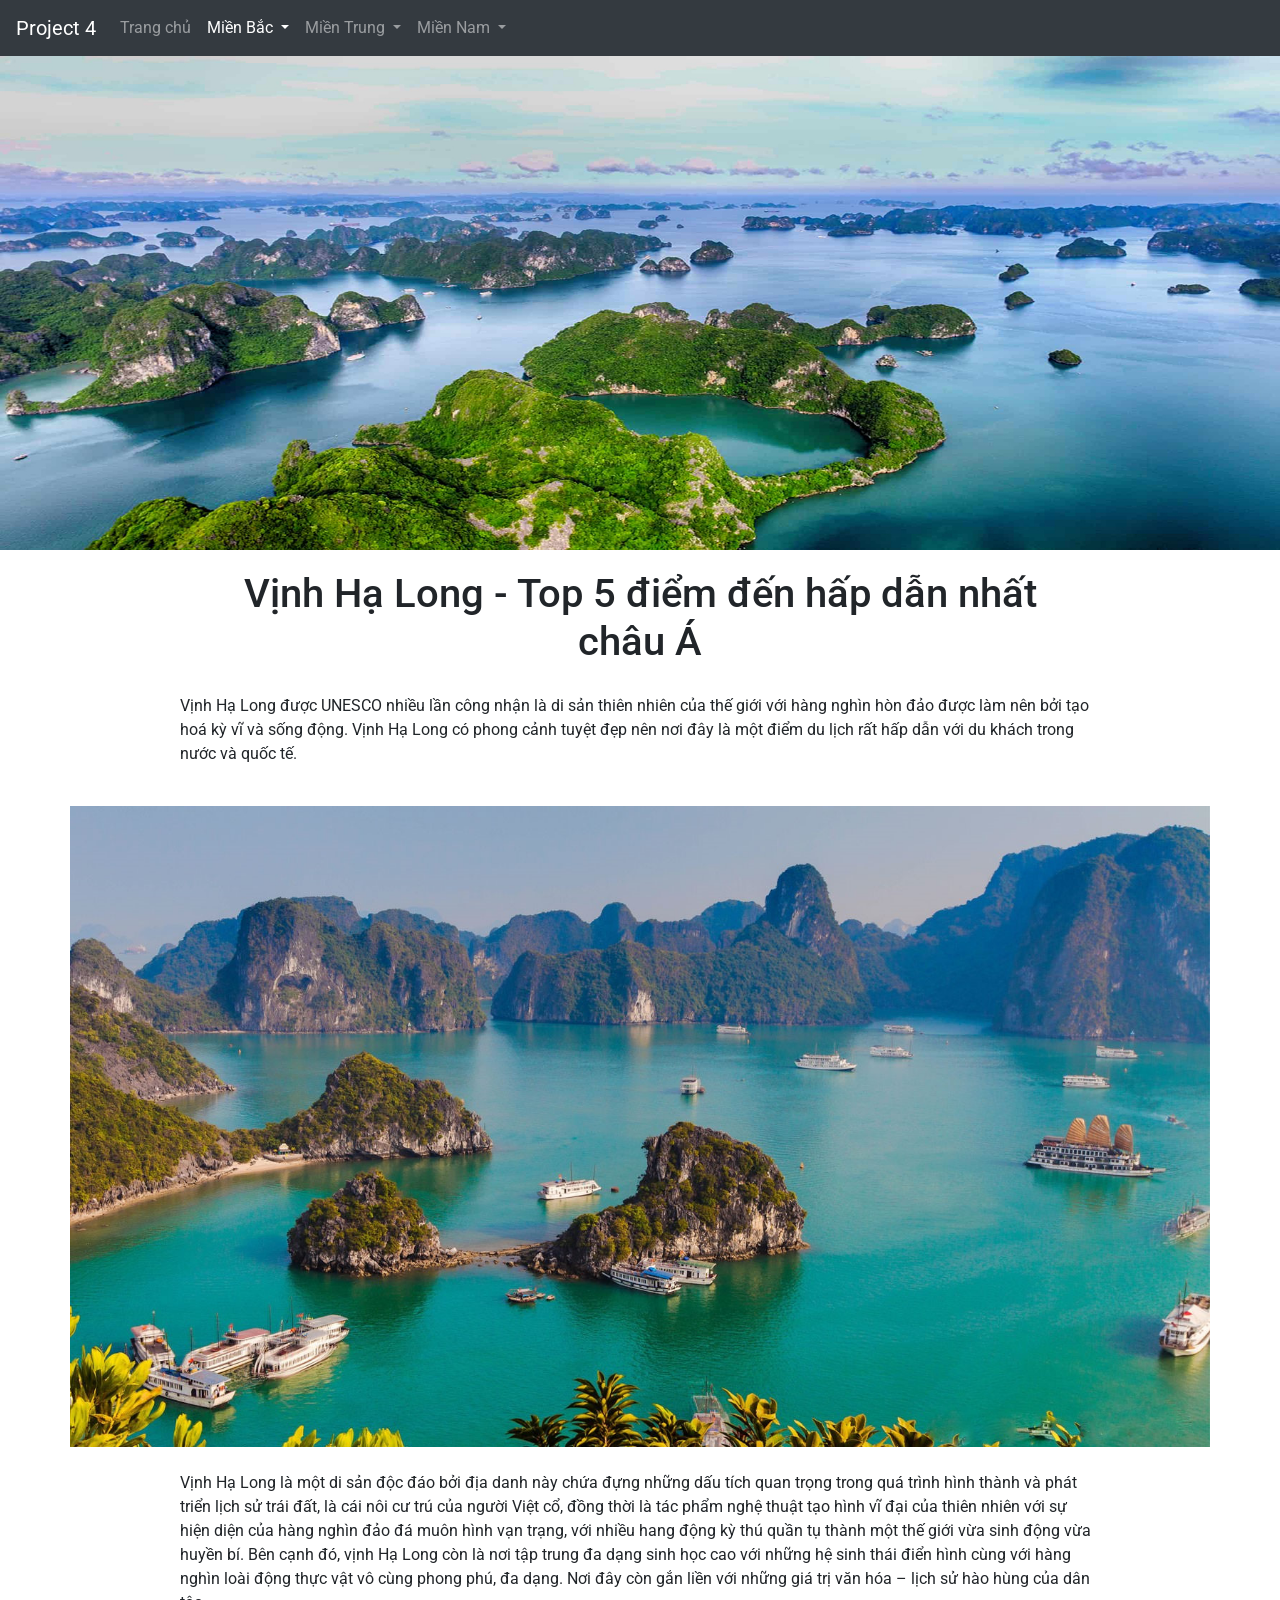
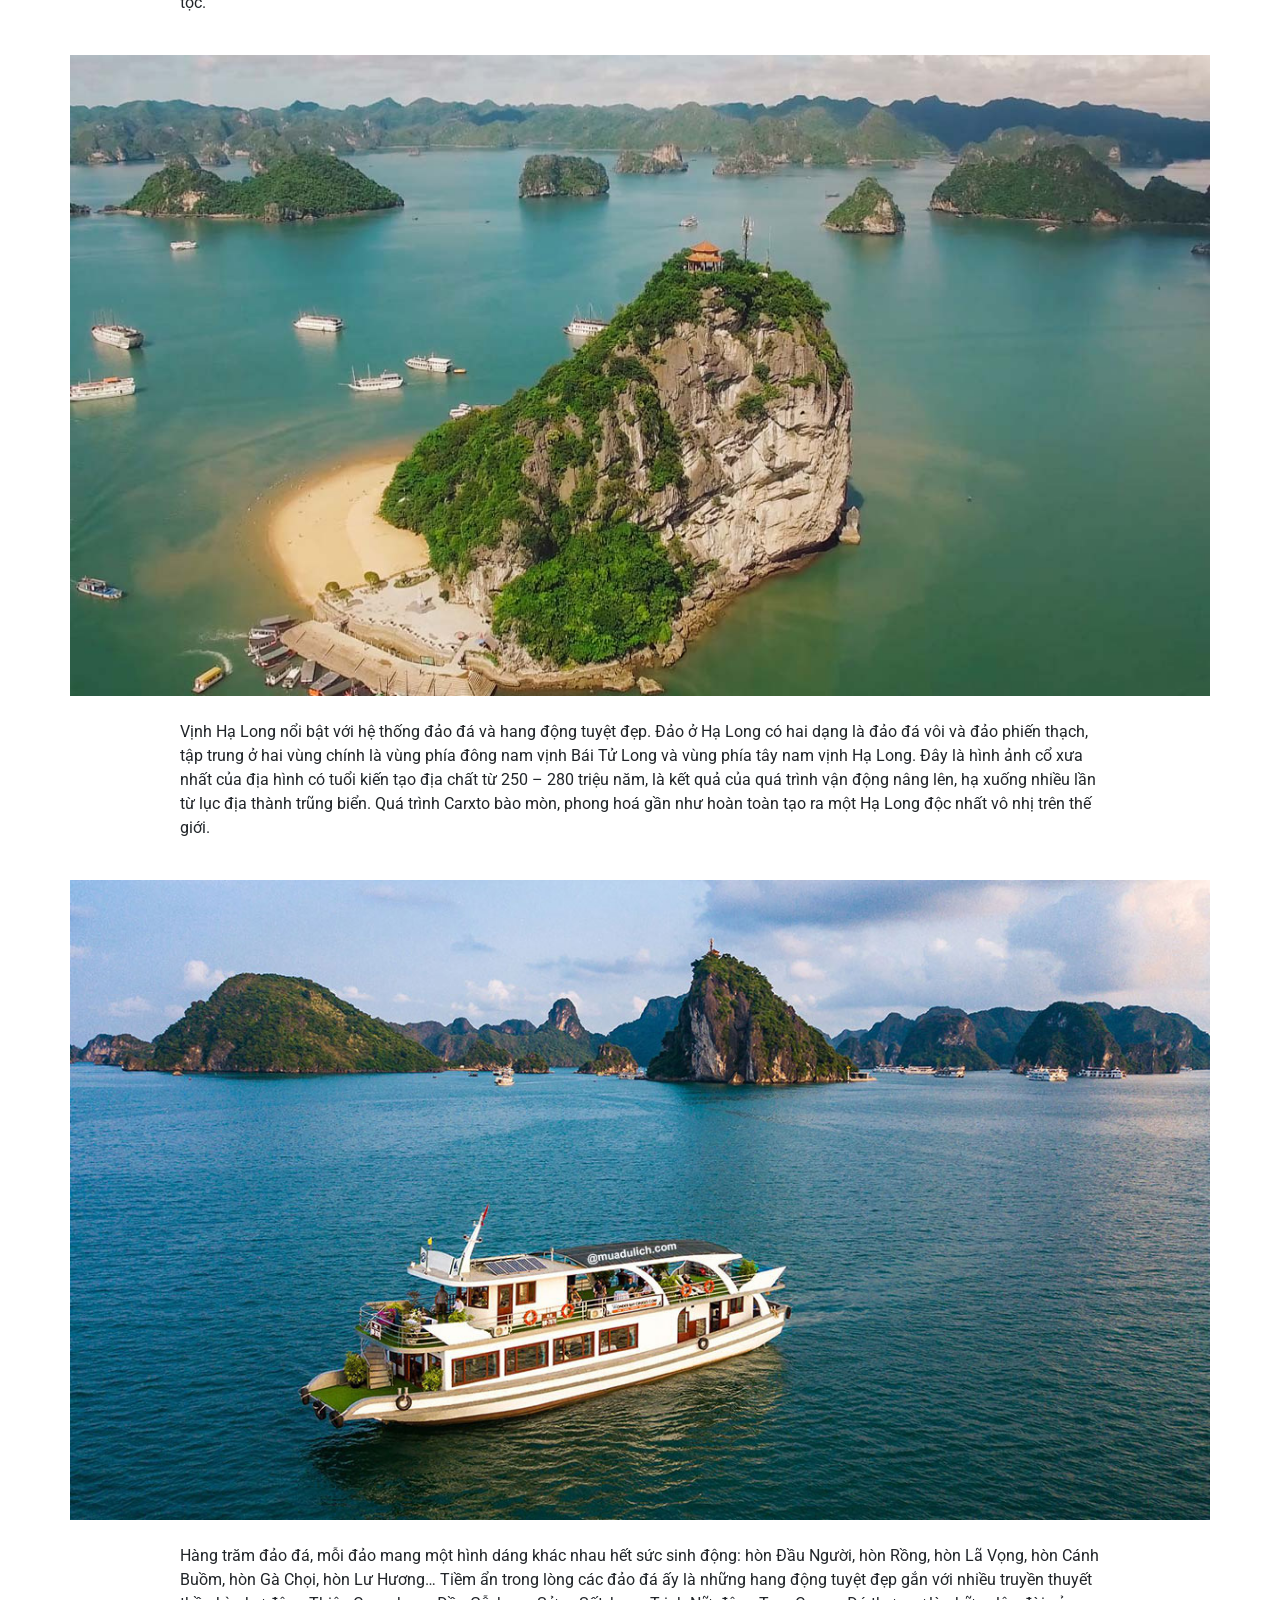
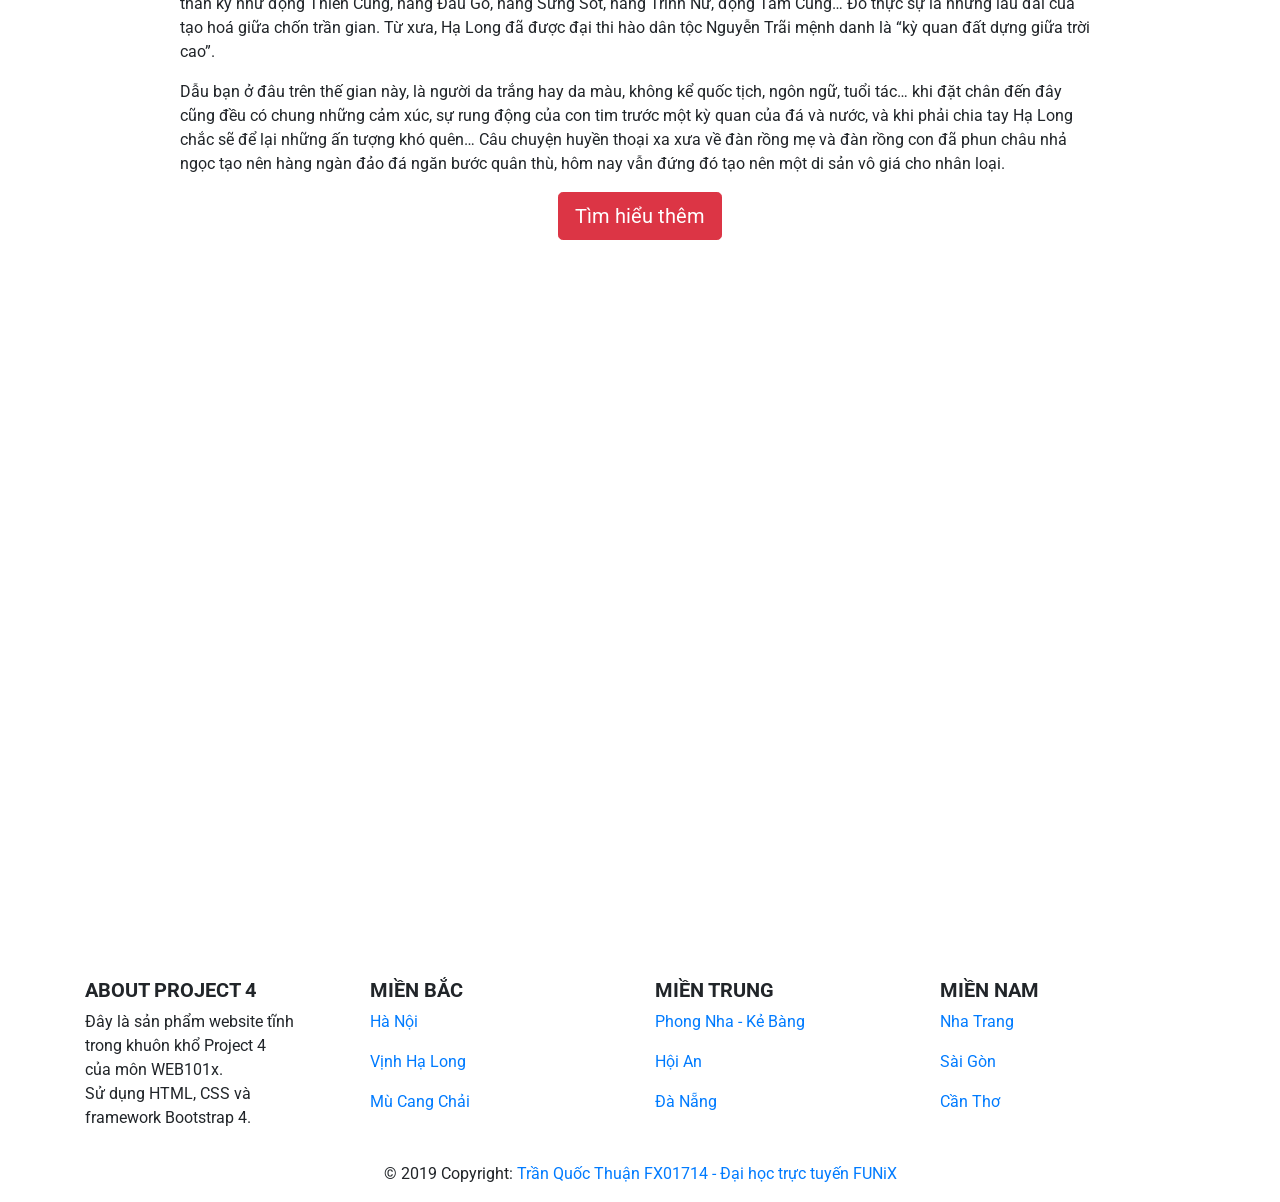
<file: vinh-ha-long.html>
<!DOCTYPE html>
<html lang="en">
<head>
    <meta charset="UTF-8">
    <meta name="viewport" content="width=device-width, initial-scale=1.0">
    <link href="css/style.css" rel="stylesheet" type="text/css">
    <link href="https://fonts.googleapis.com/css?family=Roboto:400,500,700&display=swap&subset=vietnamese" rel="stylesheet">
    <link rel="stylesheet" href="https://maxcdn.bootstrapcdn.com/bootstrap/4.3.1/css/bootstrap.min.css">
    <script src="https://ajax.googleapis.com/ajax/libs/jquery/3.4.1/jquery.min.js"></script>
    <script src="https://cdnjs.cloudflare.com/ajax/libs/popper.js/1.14.7/umd/popper.min.js"></script>
    <script src="https://maxcdn.bootstrapcdn.com/bootstrap/4.3.1/js/bootstrap.min.js"></script>
    <title>Vịnh Hạ Long - Danh lam thắng cảnh Việt Nam</title>
    <meta name="description" content="Giới thiệu danh lam thắng cảnh Việt Nam trải dài khắp 3 miền từ Bắc chí Nam.">
    <meta name="keywords" content="Danh lam thắng cảnh Việt Nam">
    <!-- Global site tag (gtag.js) - Google Analytics -->
<script async src="https://www.googletagmanager.com/gtag/js?id=UA-145349601-1"></script>
<script>
  window.dataLayer = window.dataLayer || [];
  function gtag(){dataLayer.push(arguments);}
  gtag('js', new Date());

  gtag('config', 'UA-145349601-1');
</script>

</head>
<body>
    <nav class="navbar navbar-expand-md bg-dark navbar-dark">
      <a class="navbar-brand" href="index.html">Project 4</a>
      <button class="navbar-toggler" type="button" data-toggle="collapse" data-target="#collapsibleNavbar">
        <span class="navbar-toggler-icon"></span>
      </button>
      <div class="collapse navbar-collapse" id="collapsibleNavbar">
        <ul class="navbar-nav">
          <li class="nav-item">
            <a class="nav-link" href="index.html">Trang chủ</a>
          </li>
          <li class="nav-item dropdown active">
            <a class="nav-link dropdown-toggle" href="#" id="navbardrop" data-toggle="dropdown">
              Miền Bắc
            </a>
            <div class="dropdown-menu">
              <a class="dropdown-item" href="vinh-ha-long.html" target="_blank">Vịnh Hạ Long</a>
              <a class="dropdown-item" href="mu-cang-chai.html" target="_blank">Mù Cang Chải</a>
              <a class="dropdown-item" href="ha-noi.html" target="_blank">Hà Nội</a>
            </div>
          </li>
          <li class="nav-item dropdown">
            <a class="nav-link dropdown-toggle" href="#" id="navbardrop" data-toggle="dropdown">
              Miền Trung
            </a>
            <div class="dropdown-menu">
              <a class="dropdown-item" href="phong-nha-ke-bang.html" target="_blank">Phong Nha - Kẻ Bàng</a>
              <a class="dropdown-item" href="hoi-an.html" target="_blank">Hội An</a>
              <a class="dropdown-item" href="da-nang.html" target="_blank">Đà Nẵng</a>
            </div>
          </li>       
          <li class="nav-item dropdown">
            <a class="nav-link dropdown-toggle" href="#" id="navbardrop" data-toggle="dropdown">
              Miền Nam
            </a>
            <div class="dropdown-menu">
              <a class="dropdown-item" href="nha-trang.html" target="_blank">Nha Trang</a>
              <a class="dropdown-item" href="sai-gon.html" target="_blank">Sài Gòn</a>
              <a class="dropdown-item" href="can-tho.html" target="_blank">Cần Thơ</a>
            </div>
          </li>         
        </ul>
      </div>  
    </nav>
    <div id="banner">
      <img class="img-fuild" src="Images/vinh-ha-long.jpg" alt="vịnh-hạ-long" width="100%" height="auto">
    </div>
    <div class="container">
      <div class="row">
        <div class="col-sm-10 col-md-10 col-lg-10 offset-sm-1 offset-md-1 offset-lg-1">
          <h1>Vịnh Hạ Long - Top 5 điểm đến hấp dẫn nhất châu Á</h1>
          <p>Vịnh Hạ Long được UNESCO nhiều lần công nhận là di sản thiên nhiên của thế giới với hàng nghìn hòn đảo được làm nên bởi tạo hoá kỳ vĩ và sống động. Vịnh Hạ Long có phong cảnh tuyệt đẹp nên nơi đây là một điểm du lịch rất hấp dẫn với du khách trong nước và quốc tế.</p>
        </div>
      </div>
      <br>
      <div class="row">
          <img class="img-fluid" src="Images/vinh-ha-long-3.jpg" width="100%" height="auto">
      </div>
      <br>
      <div class="row">
        <div class="col-sm-10 col-md-10 col-lg-10 offset-sm-1 offset-md-1 offset-lg-1">
          <p>Vịnh Hạ Long là một di sản độc đáo bởi địa danh này chứa đựng những dấu tích quan trọng trong quá trình hình thành và phát triển lịch sử trái đất, là cái nôi cư trú của người Việt cổ, đồng thời là tác phẩm nghệ thuật tạo hình vĩ đại của thiên nhiên với sự hiện diện của hàng nghìn đảo đá muôn hình vạn trạng, với nhiều hang động kỳ thú quần tụ thành một thế giới vừa sinh động vừa huyền bí. Bên cạnh đó, vịnh Hạ Long còn là nơi tập trung đa dạng sinh học cao với những hệ sinh thái điển hình cùng với hàng nghìn loài động thực vật vô cùng phong phú, đa dạng. Nơi đây còn gắn liền với những giá trị văn hóa – lịch sử hào hùng của dân tộc.</p>
        </div>
      </div>
      <br>
      <div class="row">
          <img class="img-fluid" src="Images/vinh-ha-long-4.png" width="100%" height="auto">
      </div>
      <br>
      <div class="row">
        <div class="col-sm-10 col-md-10 col-lg-10 offset-sm-1 offset-md-1 offset-lg-1">
          <p>Vịnh Hạ Long nổi bật với hệ thống đảo đá và hang động tuyệt đẹp. Đảo ở Hạ Long có hai dạng là đảo đá vôi và đảo phiến thạch, tập trung ở hai vùng chính là vùng phía đông nam vịnh Bái Tử Long và vùng phía tây nam vịnh Hạ Long. Đây là hình ảnh cổ xưa nhất của địa hình có tuổi kiến tạo địa chất từ 250 – 280 triệu năm, là kết quả của quá trình vận động nâng lên, hạ xuống nhiều lần từ lục địa thành trũng biển. Quá trình Carxto bào mòn, phong hoá gần như hoàn toàn tạo ra một Hạ Long độc nhất vô nhị trên thế giới.</p>
        </div>
      </div>
      <br>
      <div class="row">
          <img class="img-fluid" src="Images/vinh-ha-long-5.png" width="100%" height="auto">
      </div>
      <br>
      <div class="row">
        <div class="col-sm-10 col-md-10 col-lg-10 offset-sm-1 offset-md-1 offset-lg-1">
          <p>Hàng trăm đảo đá, mỗi đảo mang một hình dáng khác nhau hết sức sinh động: hòn Đầu Người, hòn Rồng, hòn Lã Vọng, hòn Cánh Buồm, hòn Gà Chọi, hòn Lư Hương… Tiềm ẩn trong lòng các đảo đá ấy là những hang động tuyệt đẹp gắn với nhiều truyền thuyết thần kỳ như động Thiên Cung, hang Đầu Gỗ, hang Sửng Sốt, hang Trinh Nữ, động Tam Cung… Đó thực sự là những lâu đài của tạo hoá giữa chốn trần gian. Từ xưa, Hạ Long đã được đại thi hào dân tộc Nguyễn Trãi mệnh danh là “kỳ quan đất dựng giữa trời cao”.</p>
          <p>Dẫu bạn ở đâu trên thế gian này, là người da trắng hay da màu, không kể quốc tịch, ngôn ngữ, tuổi tác… khi đặt chân đến đây cũng đều có chung những cảm xúc, sự rung động của con tim trước một kỳ quan của đá và nước, và khi phải chia tay Hạ Long chắc sẽ để lại những ấn tượng khó quên… Câu chuyện huyền thoại xa xưa về đàn rồng mẹ và đàn rồng con đã phun châu nhả ngọc tạo nên hàng ngàn đảo đá ngăn bước quân thù, hôm nay vẫn đứng đó tạo nên một di sản vô giá cho nhân loại.</p>
        </div>
      </div>
      <div class="row">
        <div class="col text-center">
          <a class="btn btn-danger btn-lg" href="https://vi.wikipedia.org/wiki/V%E1%BB%8Bnh_H%E1%BA%A1_Long" target="_blank" role="button">Tìm hiểu thêm</a>
        </div>
      </div>
      <br>
      <br>
      <div class="row">
        <div class="embed-responsive embed-responsive-16by9">
          <iframe class="embed-responsive-item" src="https://www.youtube.com/embed/lTCsqTlcjvg" allowfullscreen></iframe>
        </div>
      </div>  
    </div>
    <br>
    <footer class="page-footer font-small teal pt-4">
      <!-- Footer Text -->
      <div class="container text-center text-md-left">
         <!-- Grid row -->
         <div class="row">
            <div class="col-md-3">
              <!-- Content -->
              <h5 class="text-uppercase font-weight-bold">About Project 4</h5>
                 <p>Đây là sản phẩm website tĩnh<br> trong khuôn khổ Project 4<br> của môn WEB101x.<br> Sử dụng HTML, CSS và<br> framework Bootstrap 4.</p>
            </div>
            <!-- Grid column -->
            <hr class="clearfix w-100 d-md-none pb-3">
            <!-- Grid column -->
            <div class="col-md-3">
              <!-- Content -->
              <h5 class="text-uppercase font-weight-bold">Miền Bắc</h5>
                 <p><a href="ha-noi.html" target="_blank">Hà Nội</a></p>
                 <p><a href="vinh-ha-long.html" target="_blank">Vịnh Hạ Long</a></p>
                 <p><a href="mu-cang-chai.html" target="_blank">Mù Cang Chải</a></p>
            </div>
            <!-- Grid column -->
            <hr class="clearfix w-100 d-md-none pb-3">
            <!-- Grid column -->
            <div class="col-md-3">
              <!-- Content -->
              <h5 class="text-uppercase font-weight-bold">Miền Trung</h5>
                 <p><a href="phong-nha-ke-bang.html" target="_blank">Phong Nha - Kẻ Bàng</a></p>
                 <p><a href="hoi-an.html" target="_blank">Hội An</a></p>
                 <p><a href="da-nang.html" target="_blank">Đà Nẵng</a></p>
            </div>
            <!-- Grid column -->
            <hr class="clearfix w-100 d-md-none pb-3">
            <!-- Grid column -->
            <div class="col-md-3">
              <!-- Content -->
              <h5 class="text-uppercase font-weight-bold">Miền Nam</h5>
                 <p><a href="nha-trang.html" target="_blank">Nha Trang</a></p>
                 <p><a href="sai-gon.html" target="_blank">Sài Gòn</a></p>
                 <p><a href="can-tho.html" target="_blank">Cần Thơ</a></p>
            </div>
            <!-- Grid column -->
         </div>
         <!-- Grid row -->
      </div>
      <!-- Footer Text -->
      <!-- Copyright -->
      <div class="footer-copyright text-center py-3">© 2019 Copyright:
        <a href="#">Trần Quốc Thuận FX01714 - Đại học trực tuyến FUNiX</a>
      </div>
      <!-- Copyright -->
    </footer>
</body>
</html>
</file>
<file: css/style.css>
h1 {
    text-align: center;
    padding: 20px;
}
</file>
